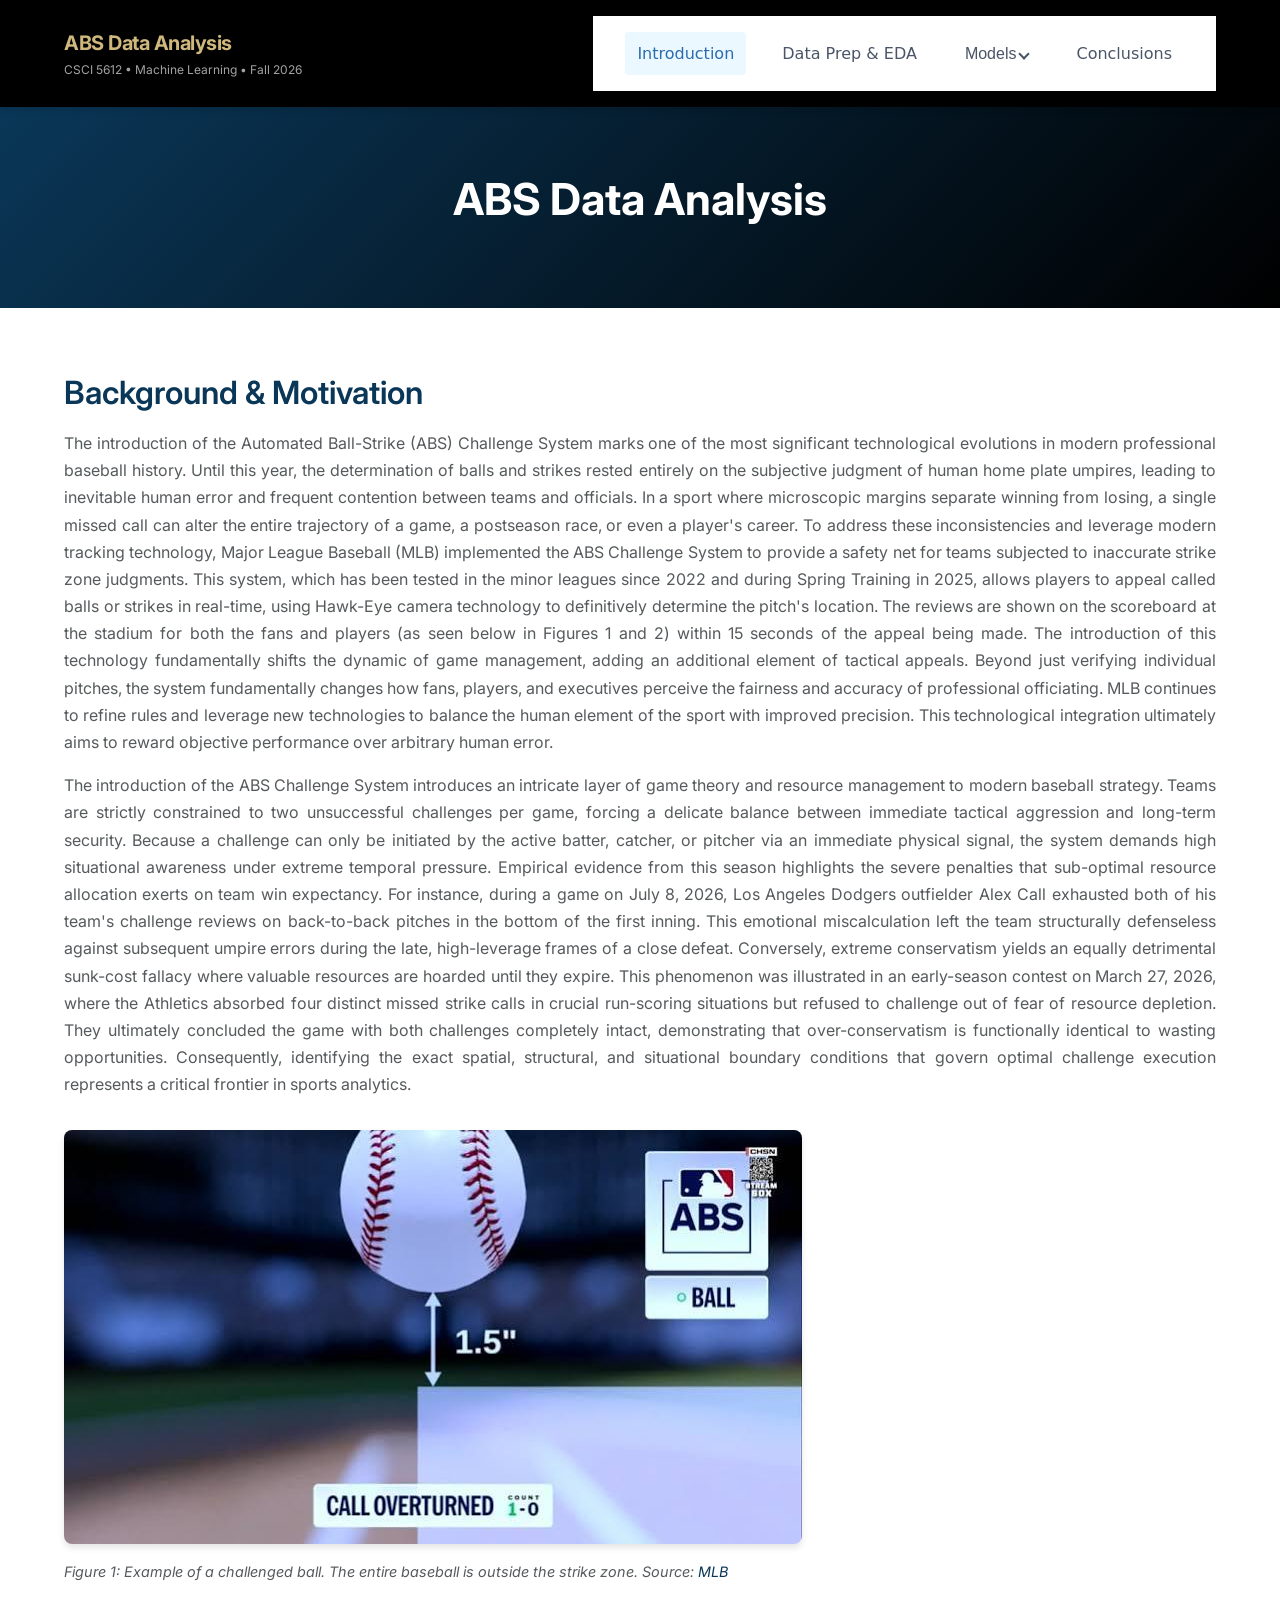
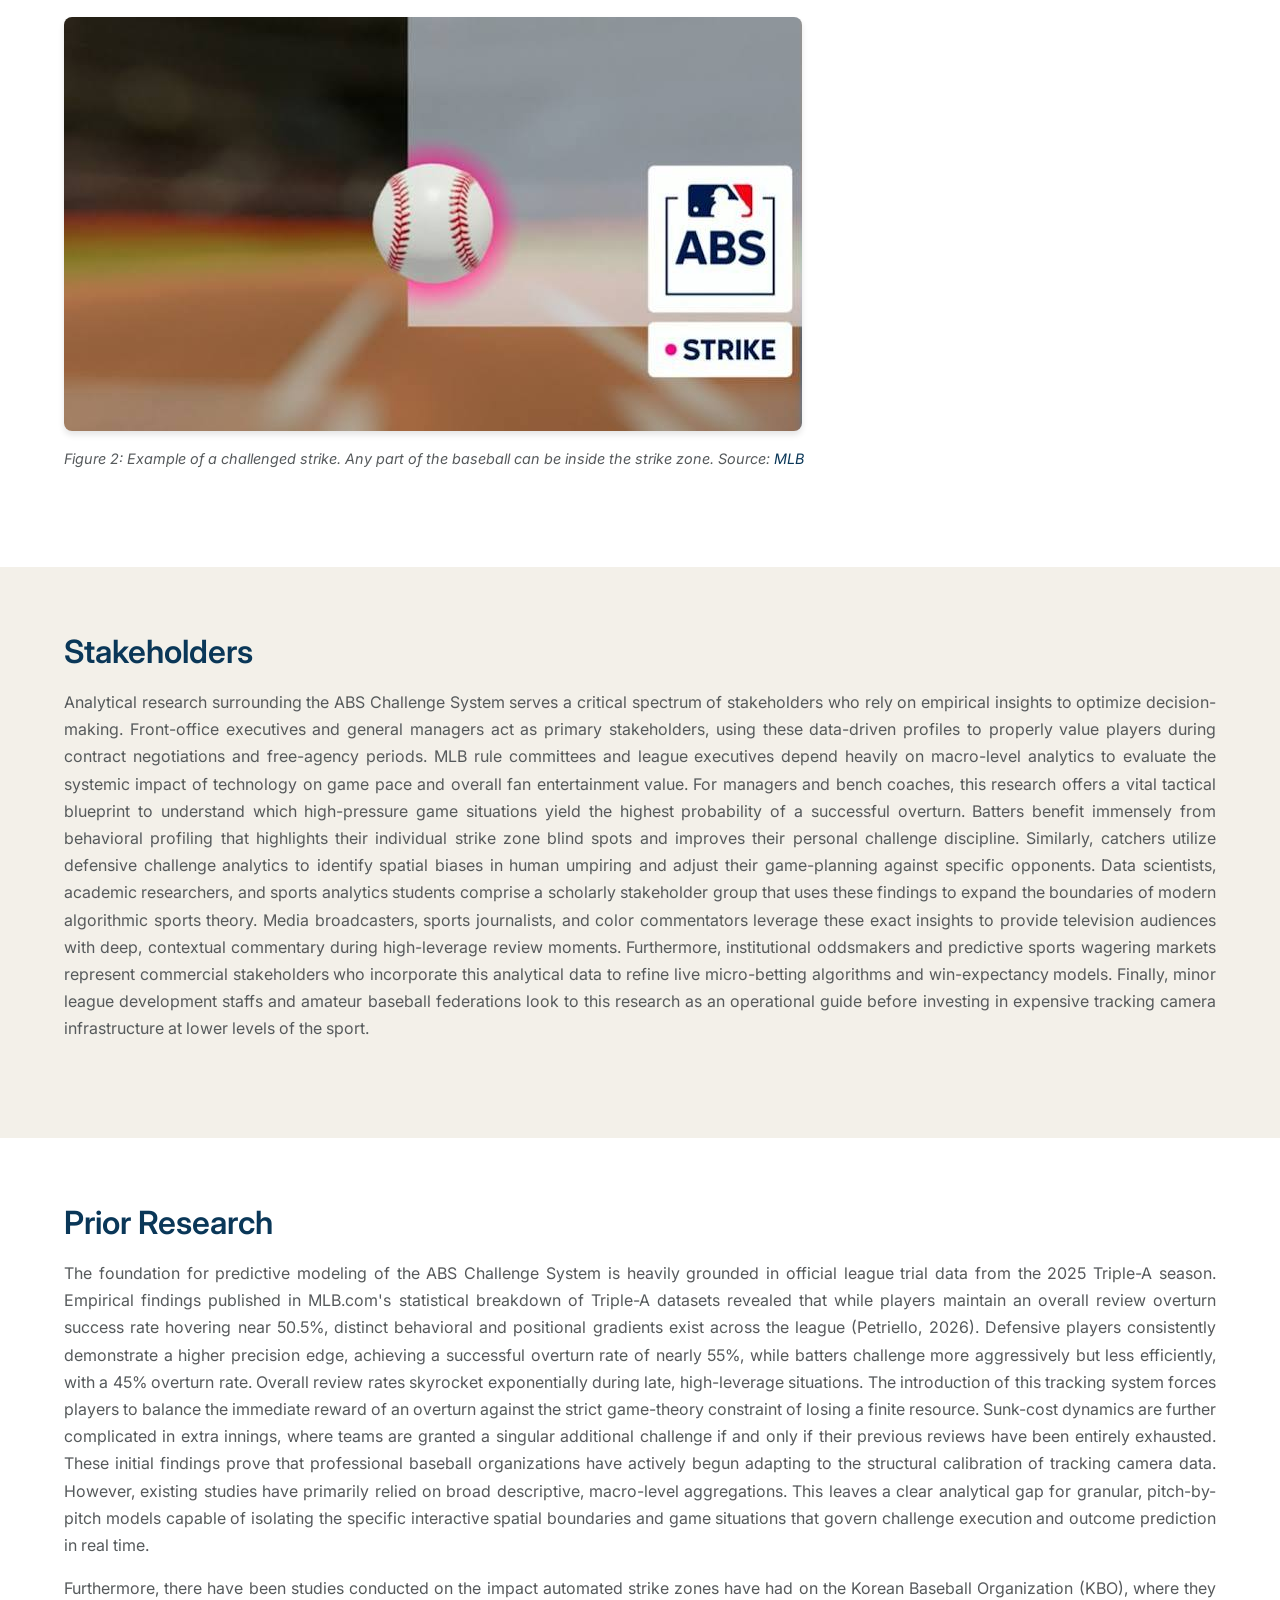
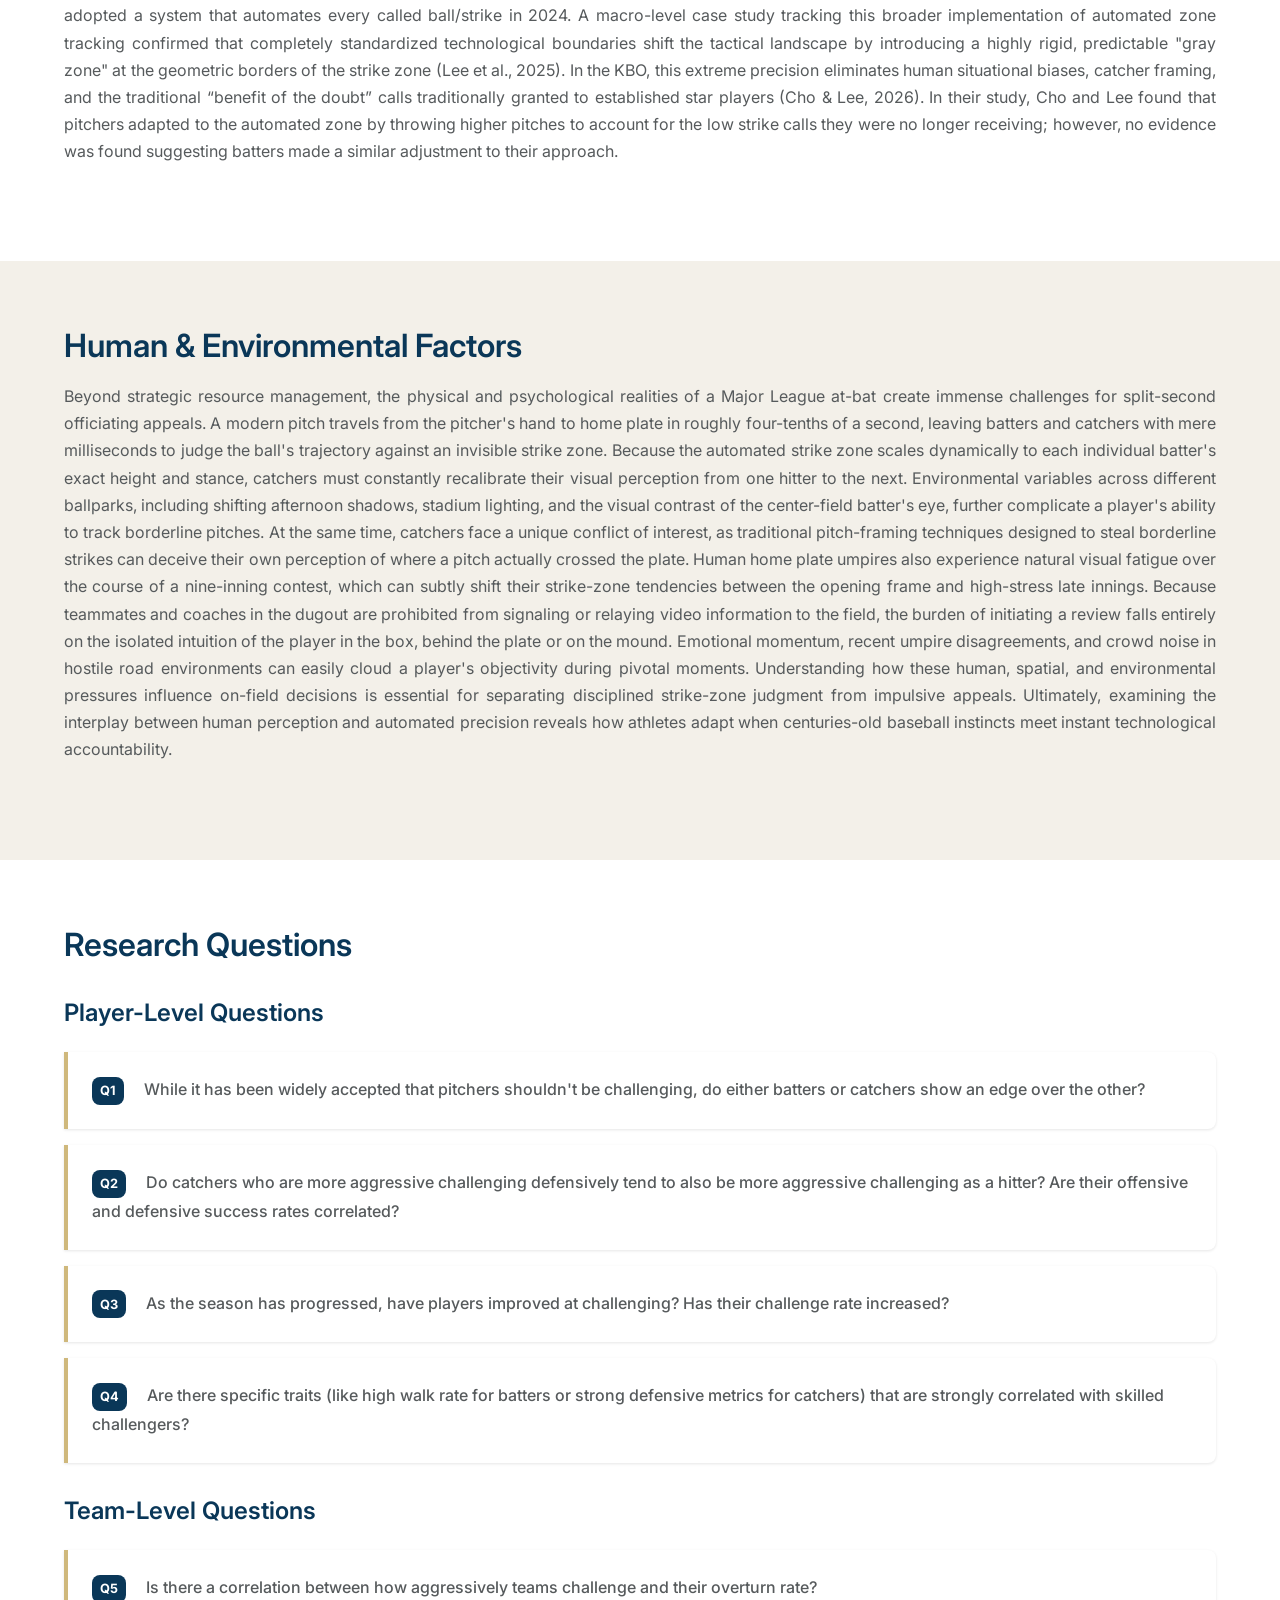
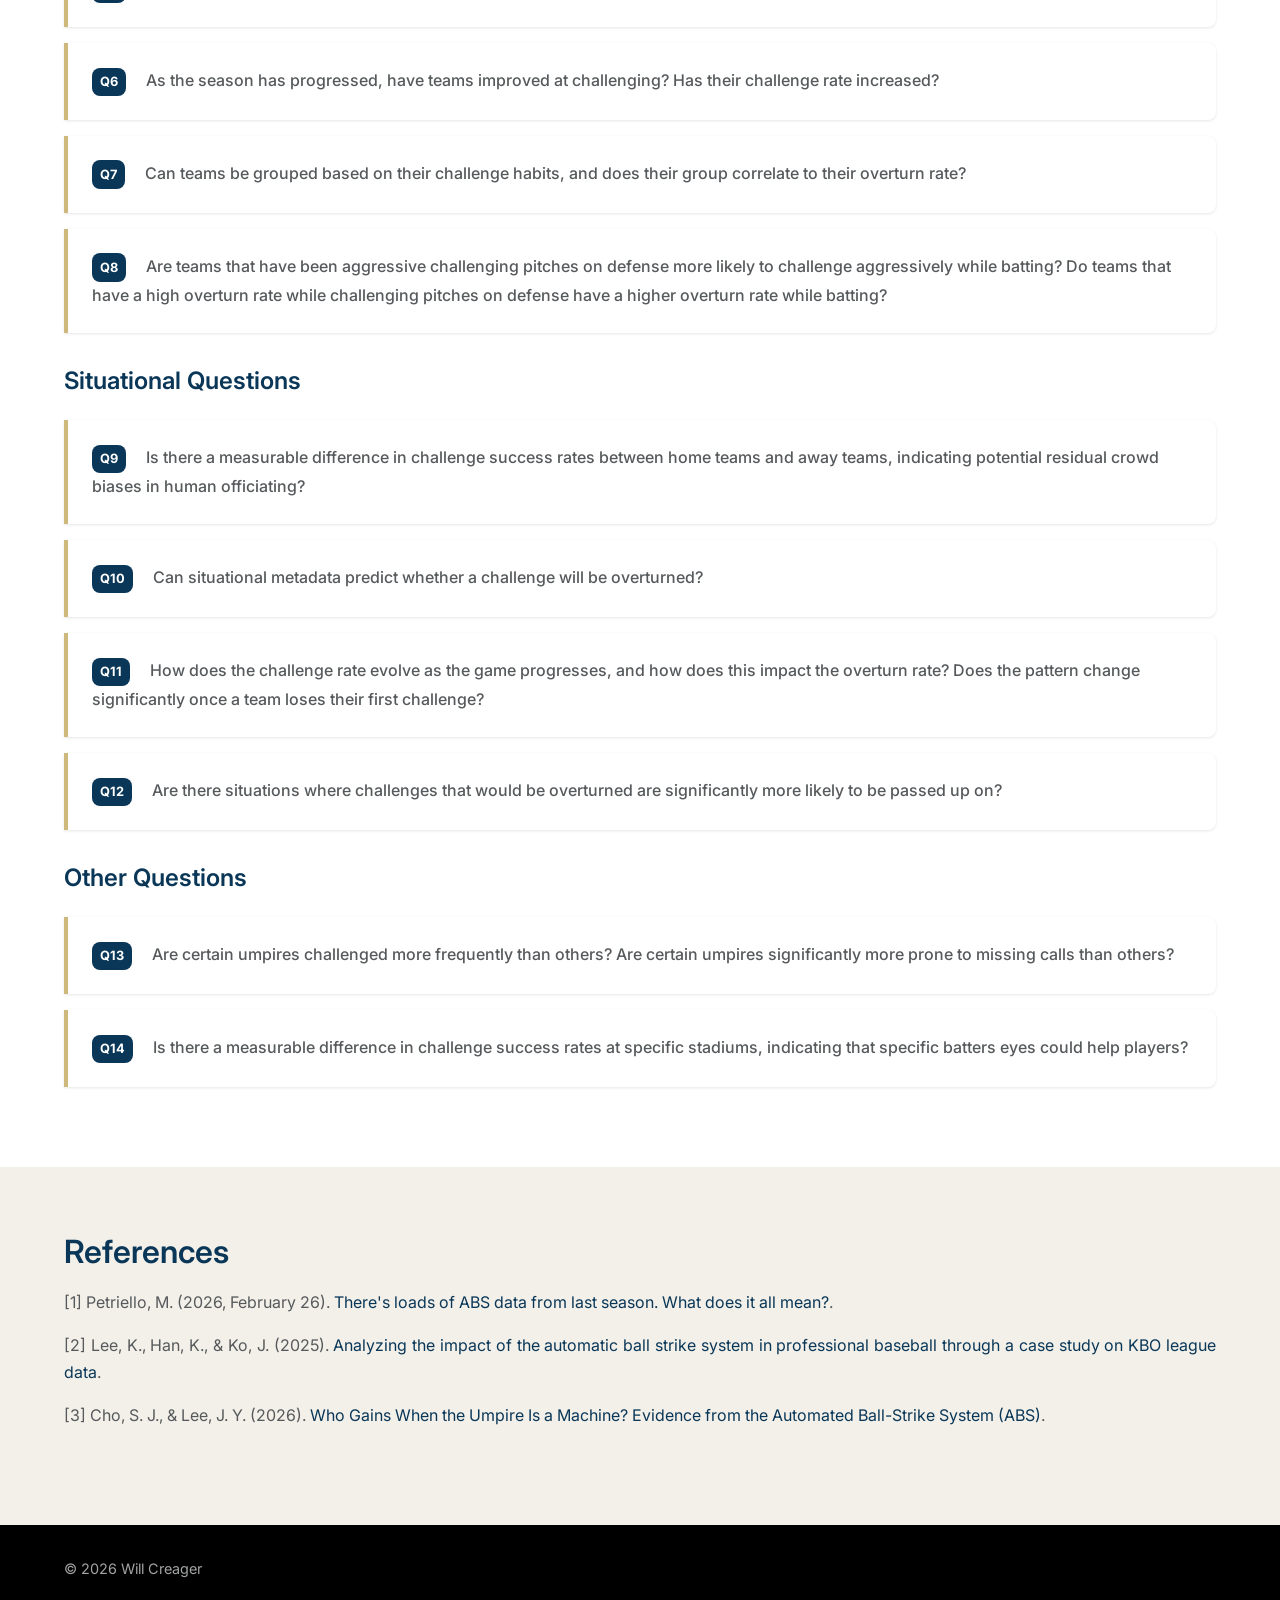
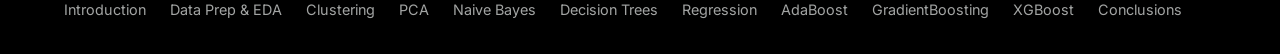
<file: docs/index.html>
<!DOCTYPE html>
<html lang="en">
<head>
  <meta charset="UTF-8">
  <meta name="viewport" content="width=device-width, initial-scale=1.0">
  <meta name="description" content="Machine Learning Project - ABS Data Analysis - CU Boulder CSCI 5612">
  <meta name="authors" content="Will Creager">
  <title>Introduction | ABS Data Analysis</title>
  <link rel="stylesheet" href="css/styles.css">
  <link rel="preconnect" href="https://fonts.googleapis.com">
  <link rel="preconnect" href="https://fonts.gstatic.com" crossorigin>
  <link href="https://fonts.googleapis.com/css2?family=Inter:wght@400;500;600;700&display=swap" rel="stylesheet">
</head>
<body>
  
  <!-- Header & Navigation -->
  <header class="header">
    <div class="header-container">
      <div class="logo">
        <div>
          <div class="logo-text">ABS Data Analysis</div>
          <div class="logo-subtext">CSCI 5612 &bull; Machine Learning &bull; Fall 2026</div>
        </div>
      </div>
      
      <nav class="nav">
        <button class="mobile-menu-btn" aria-label="Toggle navigation menu">
          <span></span>
          <span></span>
          <span></span>
        </button>
        <ul class="nav-list">
          <li><a href="index.html" class="nav-link active">Introduction</a></li>
          <li><a href="eda.html" class="nav-link">Data Prep &amp; EDA</a></li>
          <!-- Models Dropdown Parent -->
          <li class="dropdown">
            <button class="dropdown-btn" aria-haspopup="true" aria-expanded="false">
              Models <span class="arrow"></span>
            </button>
            <ul class="dropdown-menu">
              <li><a href="clustering.html" class="nav-link">Clustering</a></li>
              <li><a href="pca.html" class="nav-link">PCA</a></li>
              <li><a href="naivebayes.html" class="nav-link">Naive Bayes</a></li>
              <li><a href="dectrees.html" class="nav-link">Decision Trees</a></li>
              <li><a href="regression.html" class="nav-link">Regression</a></li>
              <li><a href="adaboost.html" class="nav-link">AdaBoost</a></li>
              <li><a href="gradientboosting.html" class="nav-link">GradientBoosting</a></li>
              <li><a href="xgboost.html" class="nav-link">XGBoost</a></li>
            </ul>
          </li>
          <li><a href="conclusions.html" class="nav-link">Conclusions</a></li>
        </ul>
      </nav>
    </div>
  </header>
  
  <!-- Hero Section -->
  <section class="hero">
    <div class="container">
      <h1>ABS Data Analysis</h1>
      <p class="hero-subtitle"></p>
      <p></p>
    </div>
  </section>
  
  <!-- Main Content -->
  <main>
    
    <!-- Background & Motivation -->
    <section class="section">
      <div class="container">
        <h2>Background & Motivation</h2>

        <div class="content-block">
          <p>
            The introduction of the Automated Ball-Strike (ABS) Challenge System marks one of the most significant technological evolutions in modern professional baseball history. Until this year, the determination of balls and strikes rested entirely on the subjective judgment of human home plate umpires, leading to inevitable human error and frequent contention between teams and officials. In a sport where microscopic margins separate winning from losing, a single missed call can alter the entire trajectory of a game, a postseason race, or even a player's career. To address these inconsistencies and leverage modern tracking technology, Major League Baseball (MLB) implemented the ABS Challenge System to provide a safety net for teams subjected to inaccurate strike zone judgments. This system, which has been tested in the minor leagues since 2022 and during Spring Training in 2025, allows players to appeal called balls or strikes in real-time, using Hawk-Eye camera technology to definitively determine the pitch's location. The reviews are shown on the scoreboard at the stadium for both the fans and players (as seen below in Figures 1 and 2) within 15 seconds of the appeal being made. The introduction of this technology fundamentally shifts the dynamic of game management, adding an additional element of tactical appeals. Beyond just verifying individual pitches, the system fundamentally changes how fans, players, and executives perceive the fairness and accuracy of professional officiating. MLB continues to refine rules and leverage new technologies to balance the human element of the sport with improved precision. This technological integration ultimately aims to reward objective performance over arbitrary human error.
          </p>
          <p>
            The introduction of the ABS Challenge System introduces an intricate layer of game theory and resource management to modern baseball strategy. Teams are strictly constrained to two unsuccessful challenges per game, forcing a delicate balance between immediate tactical aggression and long-term security. Because a challenge can only be initiated by the active batter, catcher, or pitcher via an immediate physical signal, the system demands high situational awareness under extreme temporal pressure. Empirical evidence from this season highlights the severe penalties that sub-optimal resource allocation exerts on team win expectancy. For instance, during a game on July 8, 2026, Los Angeles Dodgers outfielder Alex Call exhausted both of his team's challenge reviews on back-to-back pitches in the bottom of the first inning. This emotional miscalculation left the team structurally defenseless against subsequent umpire errors during the late, high-leverage frames of a close defeat. Conversely, extreme conservatism yields an equally detrimental sunk-cost fallacy where valuable resources are hoarded until they expire. This phenomenon was illustrated in an early-season contest on March 27, 2026, where the Athletics absorbed four distinct missed strike calls in crucial run-scoring situations but refused to challenge out of fear of resource depletion. They ultimately concluded the game with both challenges completely intact, demonstrating that over-conservatism is functionally identical to wasting opportunities. Consequently, identifying the exact spatial, structural, and situational boundary conditions that govern optimal challenge execution represents a critical frontier in sports analytics.
          </p>
        </div>

        <figure style="margin: var(--spacing-lg) auto; text-align: left;">
          <img src="images/figures/ABSReplayBall.jpg" alt="Example of an ABS Challenge of a ball" style="max-width: 100%; border-radius: var(--border-radius); box-shadow: var(--shadow-md);">
          <figcaption style="margin-top: var(--spacing-sm); color: var(--cu-dark-gray); font-size: 0.9rem; font-style: italic;">Figure 1: Example of a challenged ball. The entire baseball is outside the strike zone. Source: <a href="https://www.mlb.com/" target="_blank">MLB</a></figcaption>
        </figure>

        <figure style="margin: var(--spacing-lg) auto; text-align: left;">
          <img src="images/figures/ABSReplayStrike.jpg" alt="Example of an ABS Challenge of a strike" style="max-width: 100%; border-radius: var(--border-radius); box-shadow: var(--shadow-md);">
          <figcaption style="margin-top: var(--spacing-sm); color: var(--cu-dark-gray); font-size: 0.9rem; font-style: italic;">Figure 2: Example of a challenged strike. Any part of the baseball can be inside the strike zone. Source: <a href="https://www.mlb.com/" target="_blank">MLB</a></figcaption>
        </figure>
      </div>
    </section>
    
    <!-- Stakeholders -->
    <section class="section section-alt">
      <div class="container">
        <h2>Stakeholders</h2>

        <div class="content-block">
          <p>
            Analytical research surrounding the ABS Challenge System serves a critical spectrum of stakeholders who rely on empirical insights to optimize decision-making. Front-office executives and general managers act as primary stakeholders, using these data-driven profiles to properly value players during contract negotiations and free-agency periods. MLB rule committees and league executives depend heavily on macro-level analytics to evaluate the systemic impact of technology on game pace and overall fan entertainment value. For managers and bench coaches, this research offers a vital tactical blueprint to understand which high-pressure game situations yield the highest probability of a successful overturn. Batters benefit immensely from behavioral profiling that highlights their individual strike zone blind spots and improves their personal challenge discipline. Similarly, catchers utilize defensive challenge analytics to identify spatial biases in human umpiring and adjust their game-planning against specific opponents. Data scientists, academic researchers, and sports analytics students comprise a scholarly stakeholder group that uses these findings to expand the boundaries of modern algorithmic sports theory. Media broadcasters, sports journalists, and color commentators leverage these exact insights to provide television audiences with deep, contextual commentary during high-leverage review moments. Furthermore, institutional oddsmakers and predictive sports wagering markets represent commercial stakeholders who incorporate this analytical data to refine live micro-betting algorithms and win-expectancy models. Finally, minor league development staffs and amateur baseball federations look to this research as an operational guide before investing in expensive tracking camera infrastructure at lower levels of the sport.
          </p>
        </div>
        
      </div>
    </section>

    <!-- Prior Research -->
    <section class="section">
      <div class="container">
        <h2>Prior Research</h2>

        <div class="content-block">
          <p>
            The foundation for predictive modeling of the ABS Challenge System is heavily grounded in official league trial data from the 2025 Triple-A season. Empirical findings published in MLB.com's statistical breakdown of Triple-A datasets revealed that while players maintain an overall review overturn success rate hovering near 50.5%, distinct behavioral and positional gradients exist across the league (Petriello, 2026). Defensive players consistently demonstrate a higher precision edge, achieving a successful overturn rate of nearly 55%, while batters challenge more aggressively but less efficiently, with a 45% overturn rate. Overall review rates skyrocket exponentially during late, high-leverage situations. The introduction of this tracking system forces players to balance the immediate reward of an overturn against the strict game-theory constraint of losing a finite resource. Sunk-cost dynamics are further complicated in extra innings, where teams are granted a singular additional challenge if and only if their previous reviews have been entirely exhausted. These initial findings prove that professional baseball organizations have actively begun adapting to the structural calibration of tracking camera data. However, existing studies have primarily relied on broad descriptive, macro-level aggregations. This leaves a clear analytical gap for granular, pitch-by-pitch models capable of isolating the specific interactive spatial boundaries and game situations that govern challenge execution and outcome prediction in real time.
          </p>
          <p>
            Furthermore, there have been studies conducted on the impact automated strike zones have had on the Korean Baseball Organization (KBO), where they adopted a system that automates every called ball/strike in 2024. A macro-level case study tracking this broader implementation of automated zone tracking confirmed that completely standardized technological boundaries shift the tactical landscape by introducing a highly rigid, predictable "gray zone" at the geometric borders of the strike zone (Lee et al., 2025). In the KBO, this extreme precision eliminates human situational biases, catcher framing, and the traditional “benefit of the doubt” calls traditionally granted to established star players (Cho & Lee, 2026). In their study, Cho and Lee found that pitchers adapted to the automated zone by throwing higher pitches to account for the low strike calls they were no longer receiving; however, no evidence was found suggesting batters made a similar adjustment to their approach.
          </p>
        </div>
        
      </div>
    </section>

    <!-- Human & Environmental Factors -->
    <section class="section section-alt">
      <div class="container">
        <h2>Human & Environmental Factors</h2>

        <div class="content-block">
          <p>
            Beyond strategic resource management, the physical and psychological realities of a Major League at-bat create immense challenges for split-second officiating appeals. A modern pitch travels from the pitcher's hand to home plate in roughly four-tenths of a second, leaving batters and catchers with mere milliseconds to judge the ball's trajectory against an invisible strike zone. Because the automated strike zone scales dynamically to each individual batter's exact height and stance, catchers must constantly recalibrate their visual perception from one hitter to the next. Environmental variables across different ballparks, including shifting afternoon shadows, stadium lighting, and the visual contrast of the center-field batter's eye, further complicate a player's ability to track borderline pitches. At the same time, catchers face a unique conflict of interest, as traditional pitch-framing techniques designed to steal borderline strikes can deceive their own perception of where a pitch actually crossed the plate. Human home plate umpires also experience natural visual fatigue over the course of a nine-inning contest, which can subtly shift their strike-zone tendencies between the opening frame and high-stress late innings. Because teammates and coaches in the dugout are prohibited from signaling or relaying video information to the field, the burden of initiating a review falls entirely on the isolated intuition of the player in the box, behind the plate or on the mound. Emotional momentum, recent umpire disagreements, and crowd noise in hostile road environments can easily cloud a player's objectivity during pivotal moments. Understanding how these human, spatial, and environmental pressures influence on-field decisions is essential for separating disciplined strike-zone judgment from impulsive appeals. Ultimately, examining the interplay between human perception and automated precision reveals how athletes adapt when centuries-old baseball instincts meet instant technological accountability.
          </p>
        </div>
        
      </div>
    </section>
    
    <!-- Research Questions -->
    <section class="section">
      <div class="container">
        <h2>Research Questions</h2>

        <!-- Player-Level Questions -->
        <h3 style="color: var(--cu-dark-blue); margin-top: var(--spacing-lg); margin-bottom: var(--spacing-md);">Player-Level Questions</h3>
        <ol class="questions-list" style="counter-reset: question-counter 0;">
          <li class="question-item">
            <h4>While it has been widely accepted that pitchers shouldn't be challenging, do either batters or catchers show an edge over the other?</h4>
          </li>
          <li class="question-item">
            <h4>Do catchers who are more aggressive challenging defensively tend to also be more aggressive challenging as a hitter? Are their offensive and defensive success rates correlated?</h4>
          </li>
          <li class="question-item">
            <h4>As the season has progressed, have players improved at challenging? Has their challenge rate increased?</h4>
          </li>
          <li class="question-item">
            <h4>Are there specific traits (like high walk rate for batters or strong defensive metrics for catchers) that are strongly correlated with skilled challengers?</h4>
          </li>
        </ol>

        <!-- Team-Level Questions -->
        <h3 style="color: var(--cu-dark-blue); margin-top: var(--spacing-lg); margin-bottom: var(--spacing-md);">Team-Level Questions</h3>
        <ol class="questions-list" style="counter-reset: question-counter 4;">
          <li class="question-item">
            <h4>Is there a correlation between how aggressively teams challenge and their overturn rate?</h4>
          </li>
          <li class="question-item">
            <h4>As the season has progressed, have teams improved at challenging? Has their challenge rate increased?</h4>
          </li>
          <li class="question-item">
            <h4>Can teams be grouped based on their challenge habits, and does their group correlate to their overturn rate?</h4>
          </li>
          <li class="question-item">
            <h4>Are teams that have been aggressive challenging pitches on defense more likely to challenge aggressively while batting? Do teams that have a high overturn rate while challenging pitches on defense have a higher overturn rate while batting?</h4>
          </li>
        </ol>

        <!-- Situational Questions -->
        <h3 style="color: var(--cu-dark-blue); margin-top: var(--spacing-lg); margin-bottom: var(--spacing-md);">Situational Questions</h3>
        <ol class="questions-list" style="counter-reset: question-counter 8;">
          <li class="question-item">
            <h4>Is there a measurable difference in challenge success rates between home teams and away teams, indicating potential residual crowd biases in human officiating?</h4>
          </li>
          <li class="question-item">
            <h4>Can situational metadata predict whether a challenge will be overturned?</h4>
          </li>
          <li class="question-item">
            <h4>How does the challenge rate evolve as the game progresses, and how does this impact the overturn rate? Does the pattern change significantly once a team loses their first challenge?</h4>
          </li>
          <li class="question-item">
            <h4>Are there situations where challenges that would be overturned are significantly more likely to be passed up on?</h4>
          </li>
        </ol>

        <!-- Other Questions -->
        <h3 style="color: var(--cu-dark-blue); margin-top: var(--spacing-lg); margin-bottom: var(--spacing-md);">Other Questions</h3>
        <ol class="questions-list" style="counter-reset: question-counter 12;">
          <li class="question-item">
            <h4>Are certain umpires challenged more frequently than others? Are certain umpires significantly more prone to missing calls than others?</h4>
          </li>
          <li class="question-item">
            <h4>Is there a measurable difference in challenge success rates at specific stadiums, indicating that specific batters eyes could help players?</h4>
          </li>
        </ol>
      </div>
    </section>

    <!-- References -->
    <section class="section section-alt">
      <div class="container">
        <h2>References</h2>

        <div class="content-block">
          <p>[1] Petriello, M. (2026, February 26). <a href="https://www.mlb.com/news/abs-challenge-system-statistical-breakdown-2025" target="_blank">There's loads of ABS data from last season. What does it all mean?</a>.</p>
          <p>[2] Lee, K., Han, K., & Ko, J. (2025). <a href="https://www.nature.com/articles/s41598-025-28142-y" target="_blank">Analyzing the impact of the automatic ball strike system in professional baseball through a case study on KBO league data</a>.</p>
          <p>[3] Cho, S. J., & Lee, J. Y. (2026). <a href="https://www.researchgate.net/publication/416430104_Who_Gains_When_the_Umpire_Is_a_Machine_Evidence_from_the_Automated_Ball-Strike_System_ABS" target="_blank">Who Gains When the Umpire Is a Machine? Evidence from the Automated Ball-Strike System (ABS)</a>.</p>
        </div>
        
      </div>
    </section>
    
  </main>
  
  <!-- Footer -->
  <footer class="footer">
    <div class="footer-container">
      <div class="footer-text">
        &copy; 2026 Will Creager
      </div>
      <div class="footer-links">
        <a href="index.html">Introduction</a>
        <a href="eda.html">Data Prep &amp; EDA</a>
        <a href="clustering.html">Clustering</a>
        <a href="pca.html">PCA</a>
        <a href="naivebayes.html">Naive Bayes</a>
        <a href="dectrees.html">Decision Trees</a>
        <a href="regression.html">Regression</a>
        <a href="adaboost.html">AdaBoost</a>
        <a href="gradientboosting.html">GradientBoosting</a>
        <a href="xgboost.html">XGBoost</a>
        <a href="conclusions.html">Conclusions</a>
      </div>
    </div>
  </footer>
  
  <script src="scripts.js"></script>
</body>
</html>
</file>
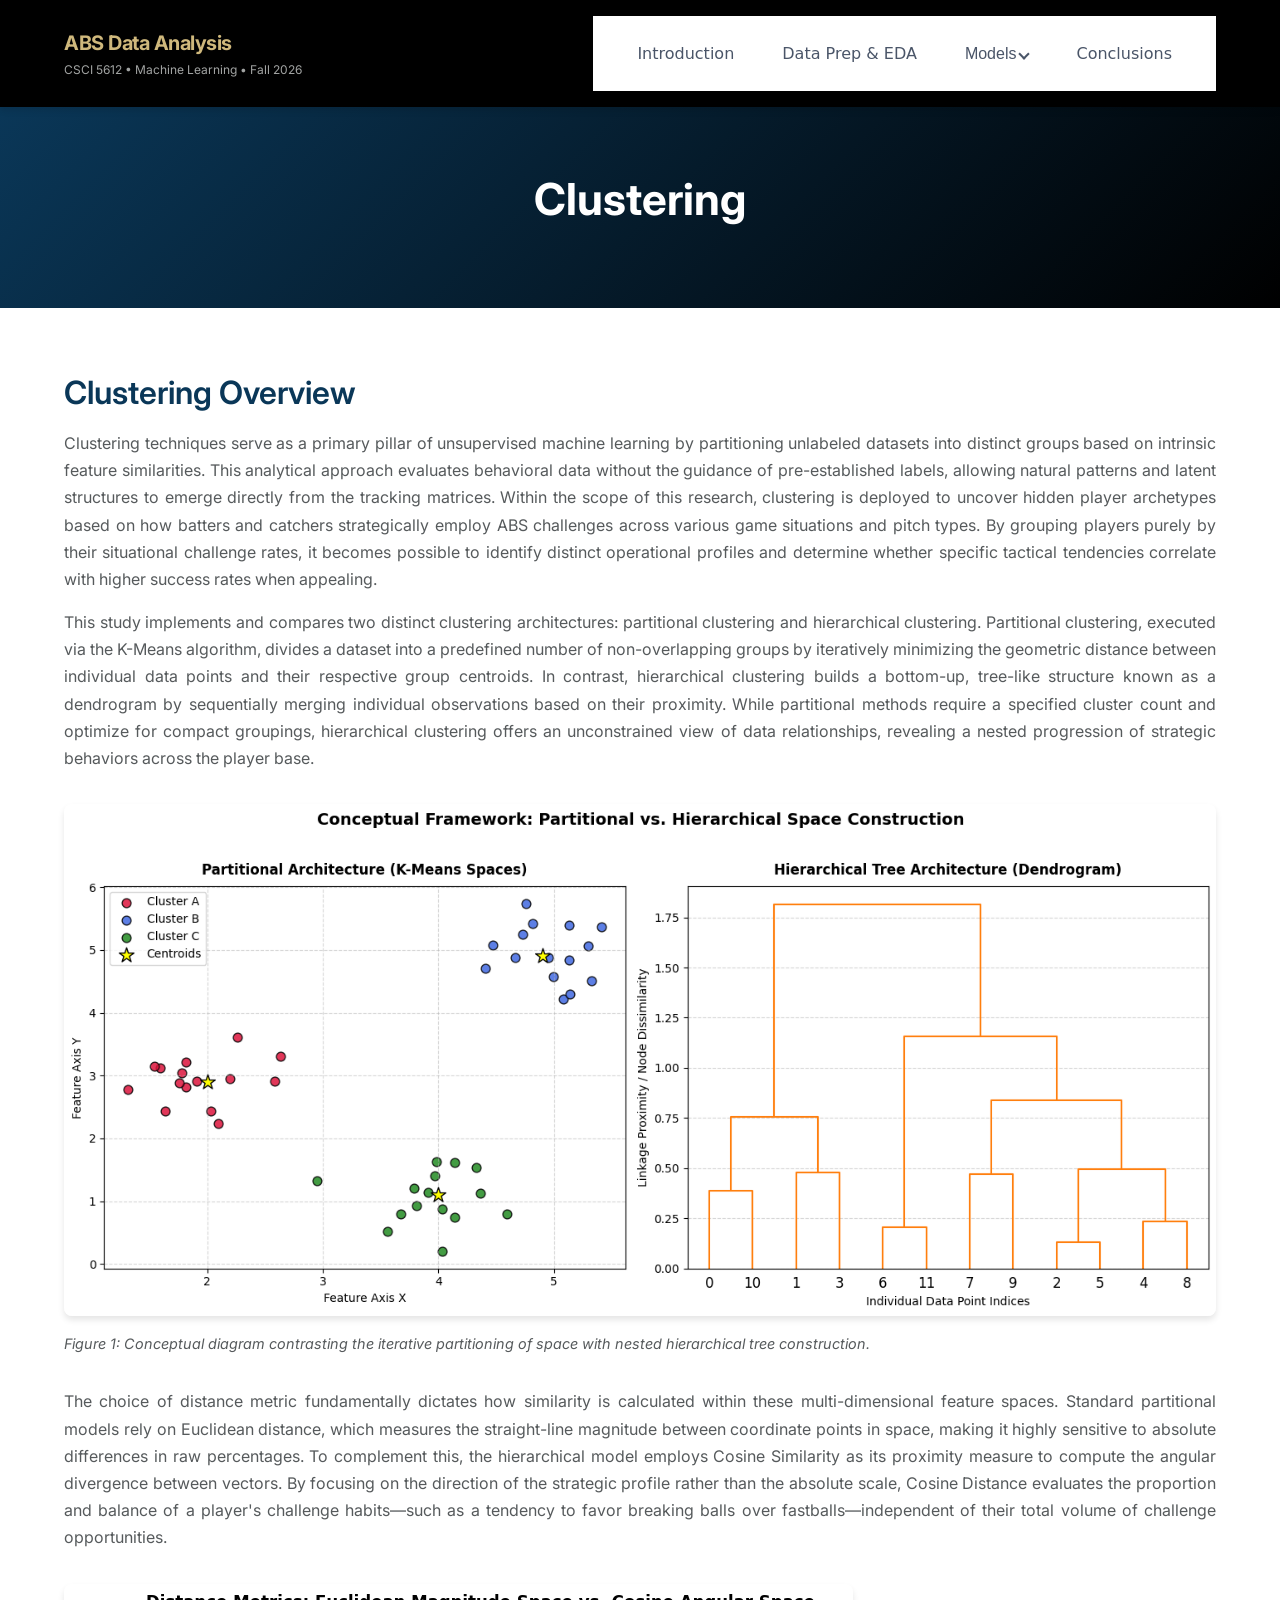
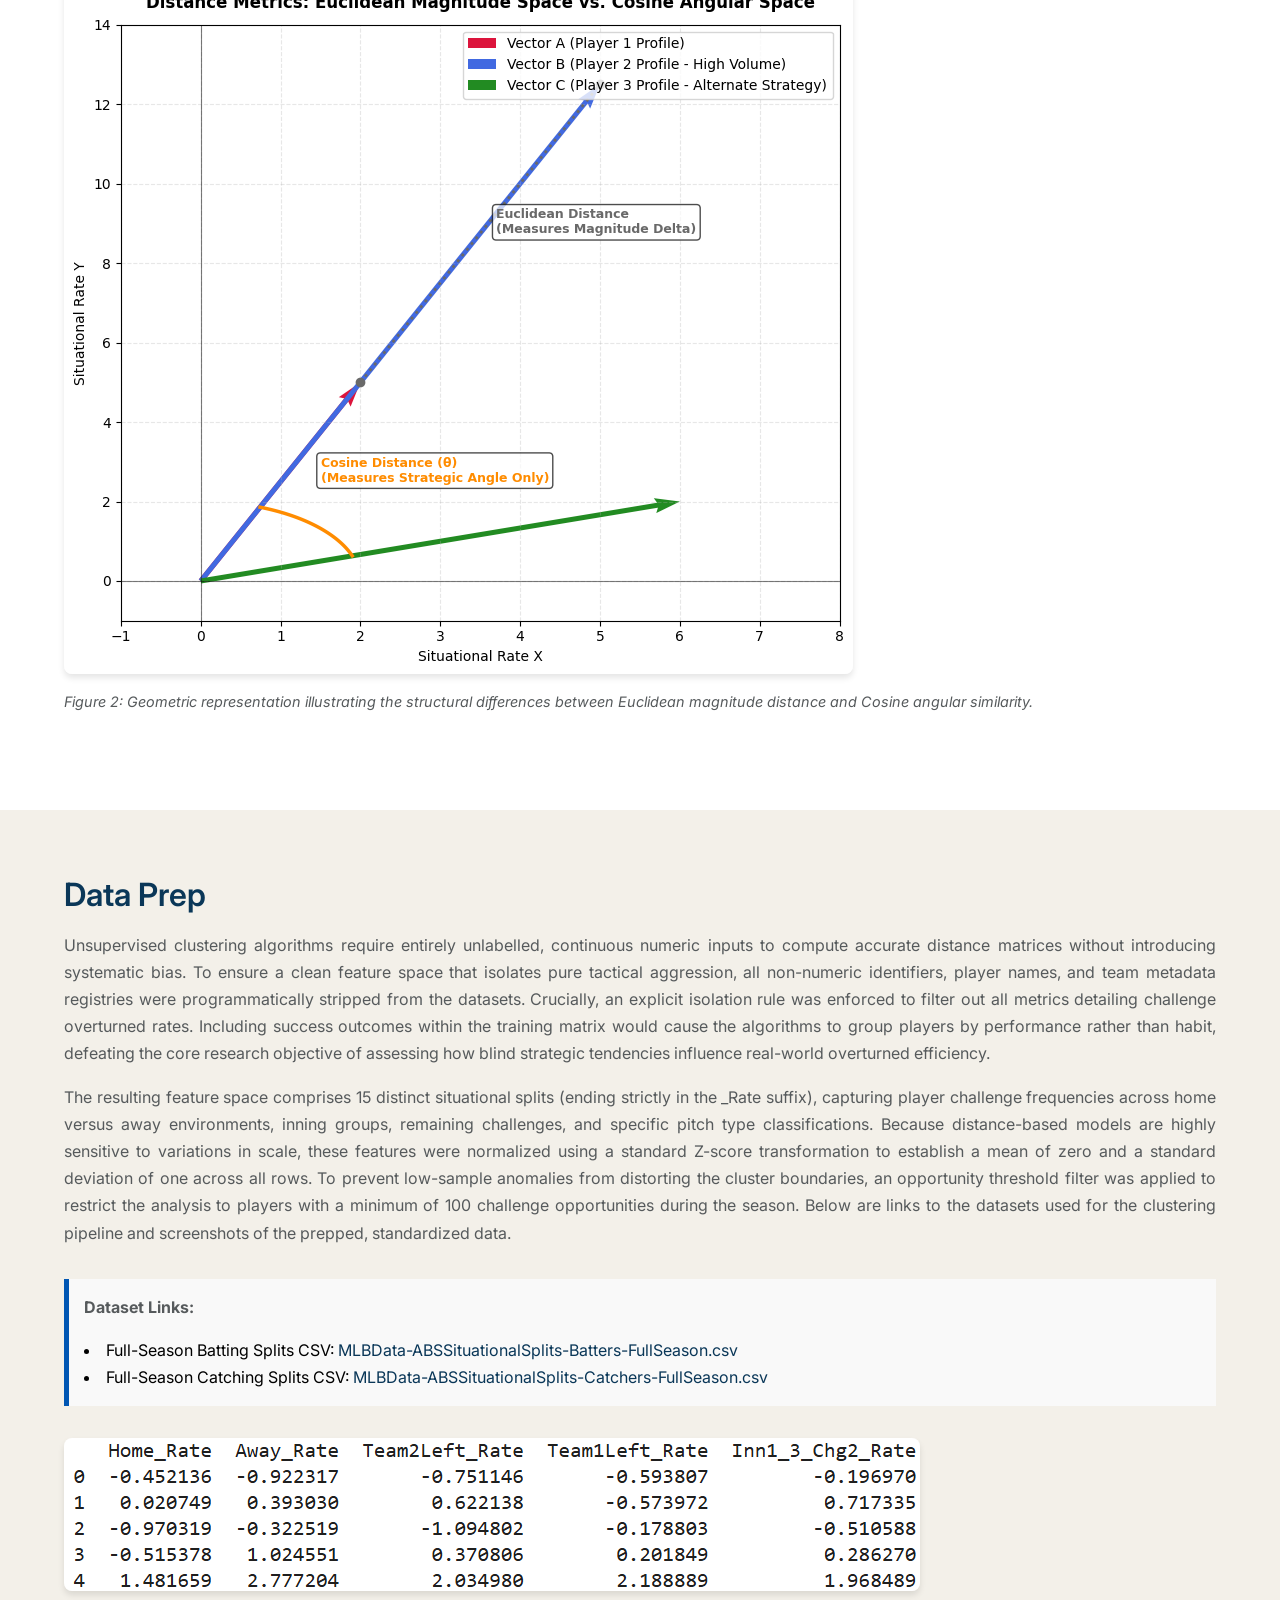
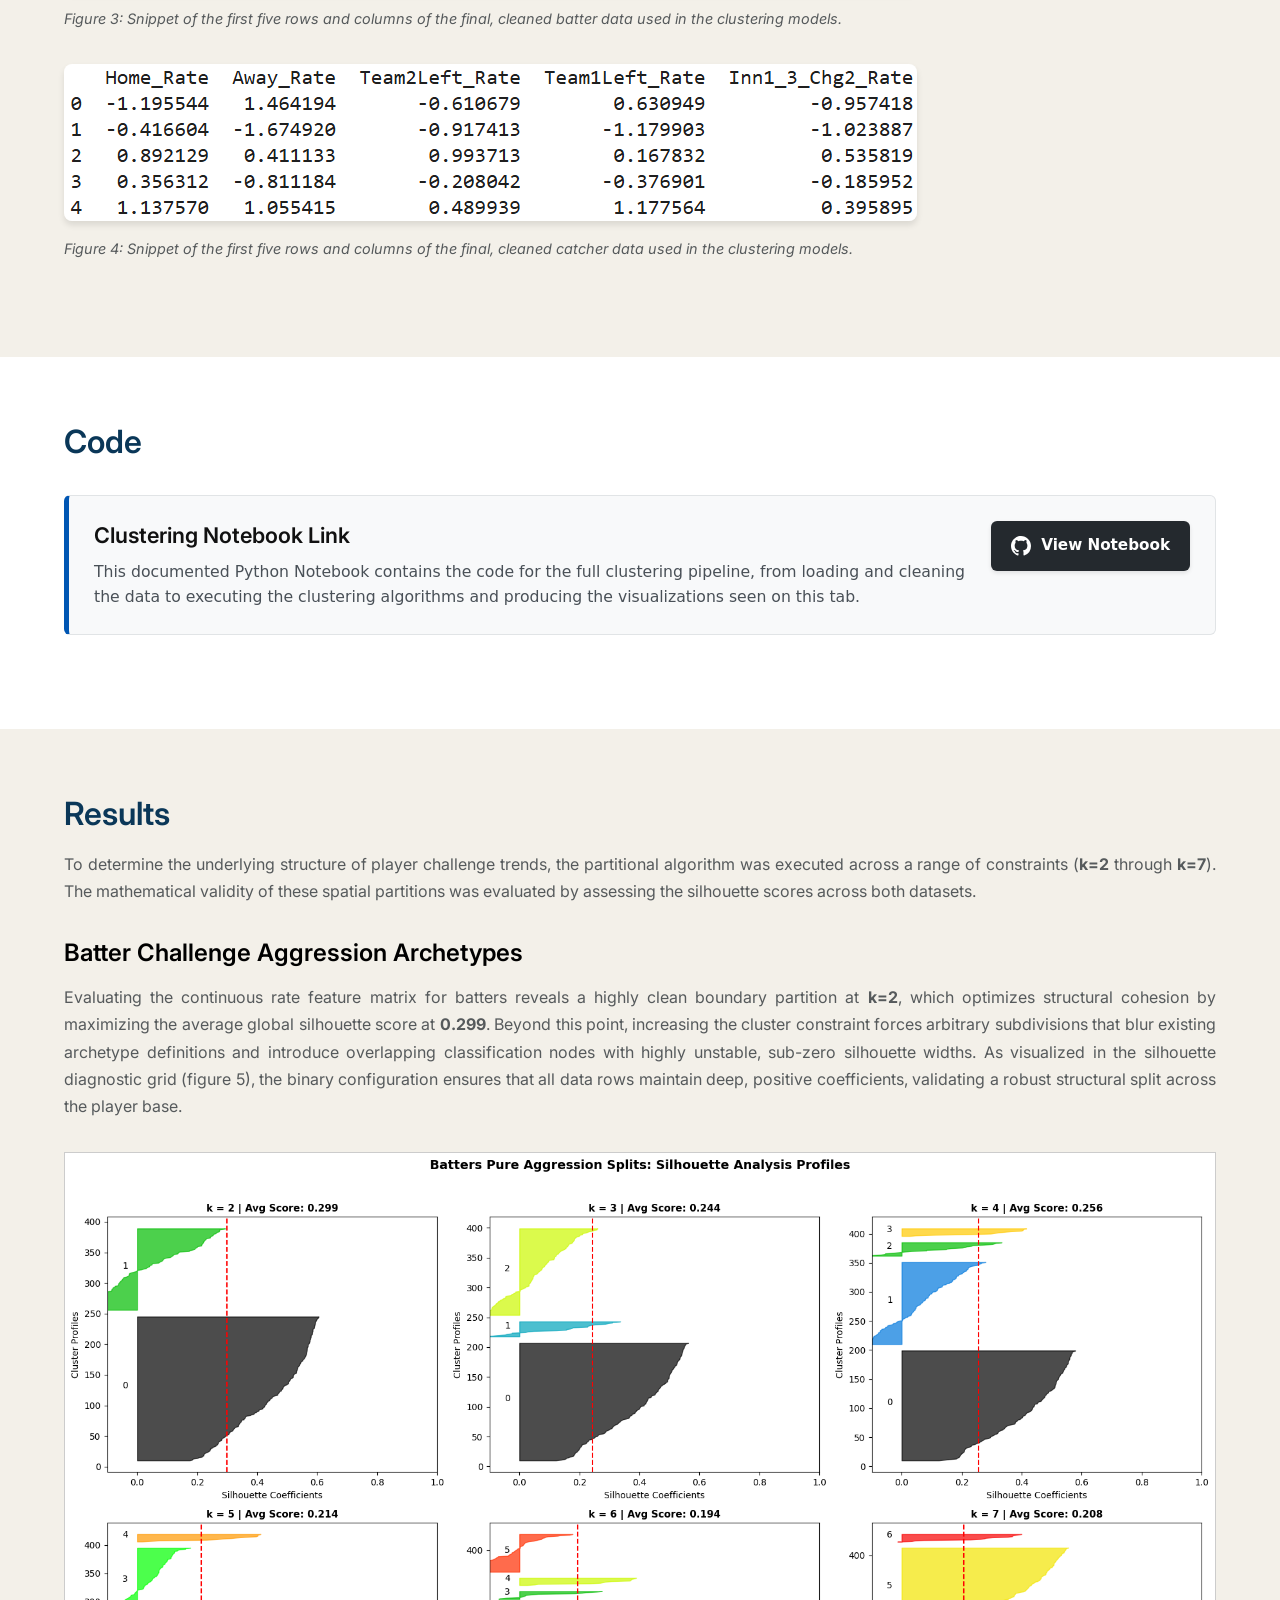
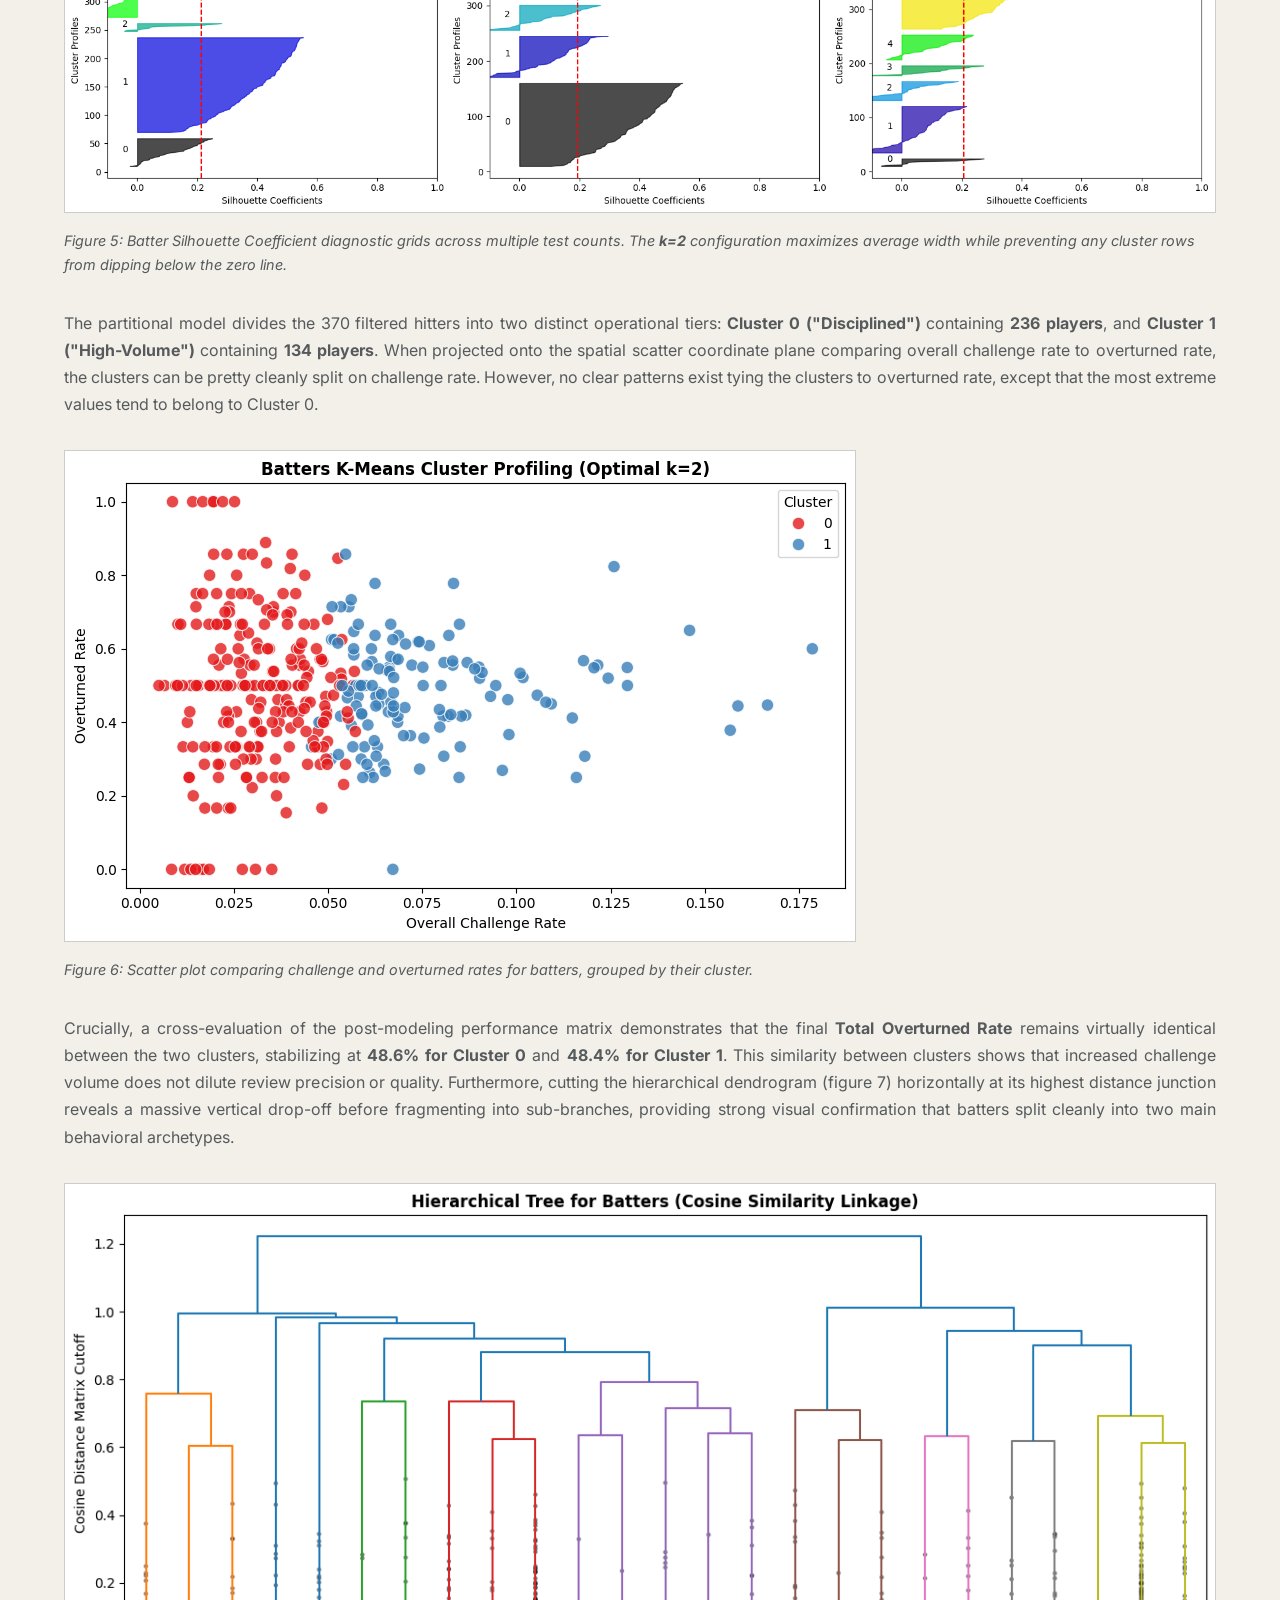
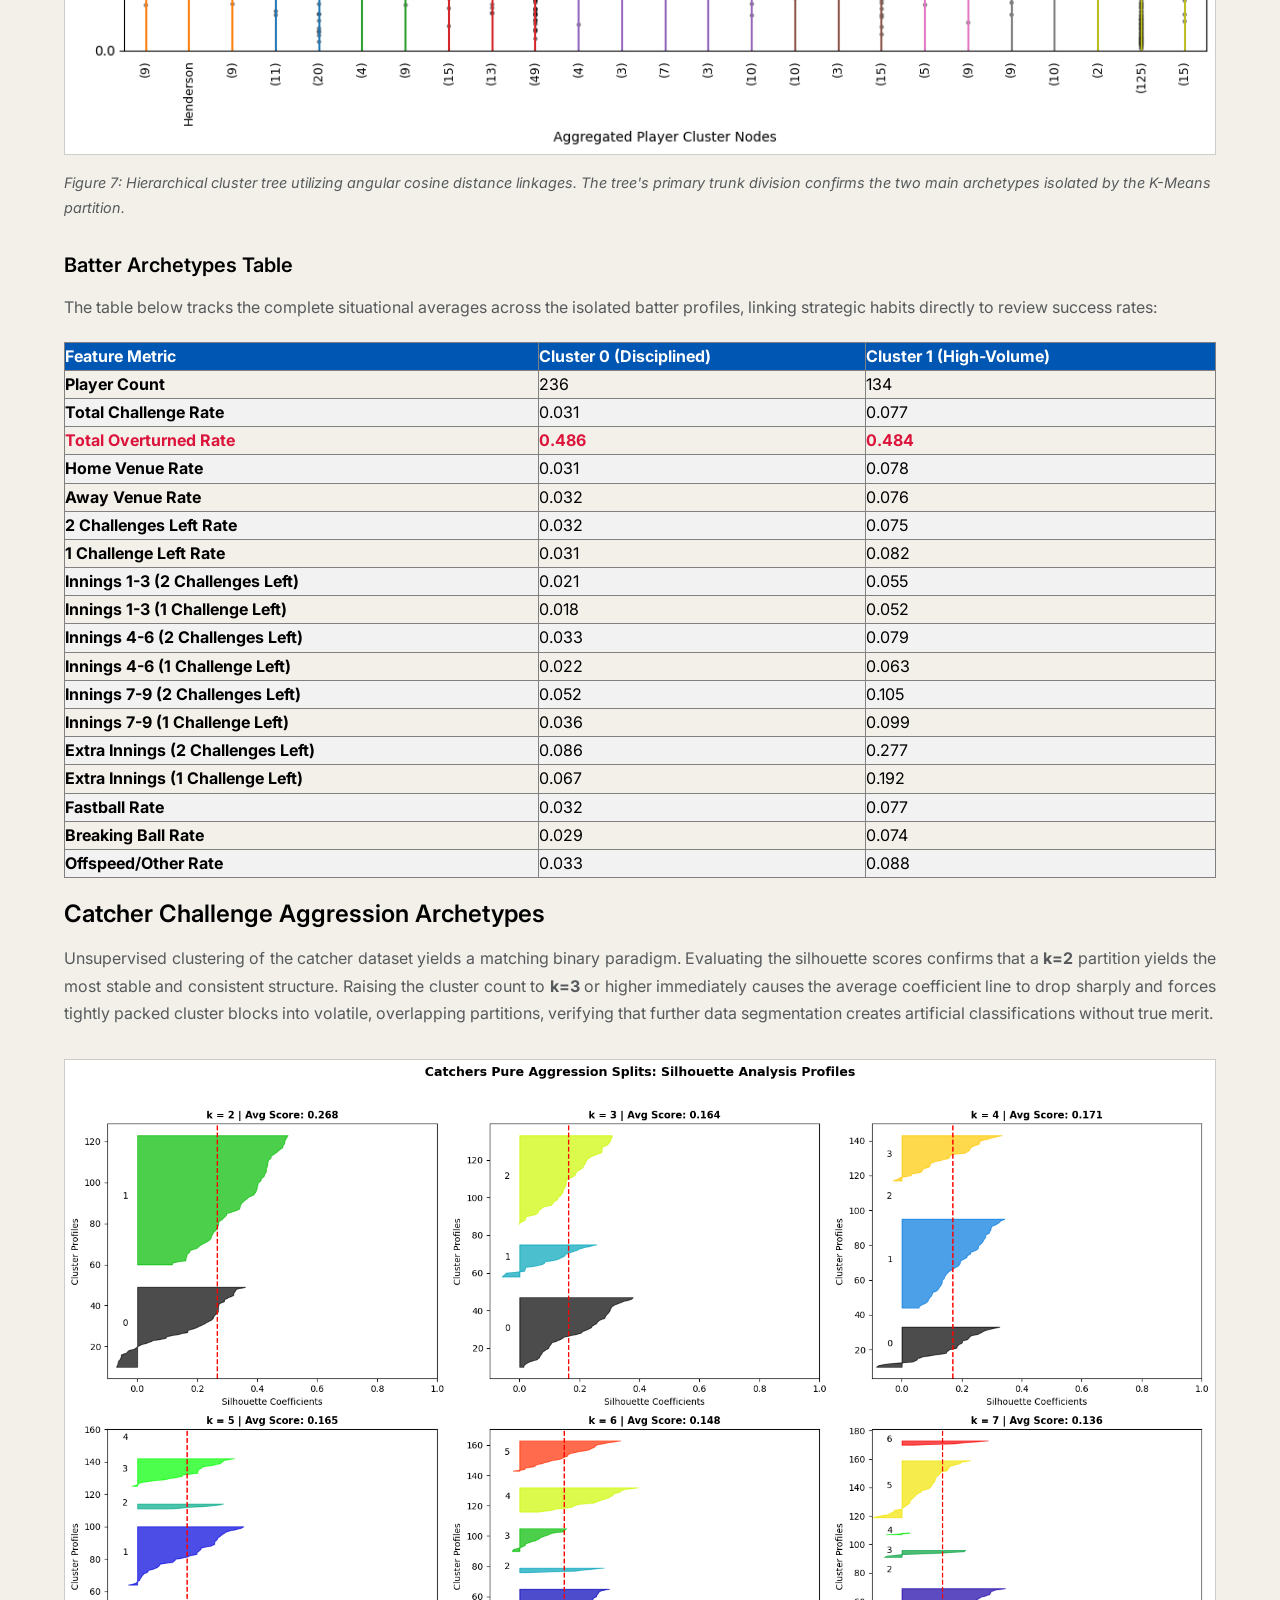
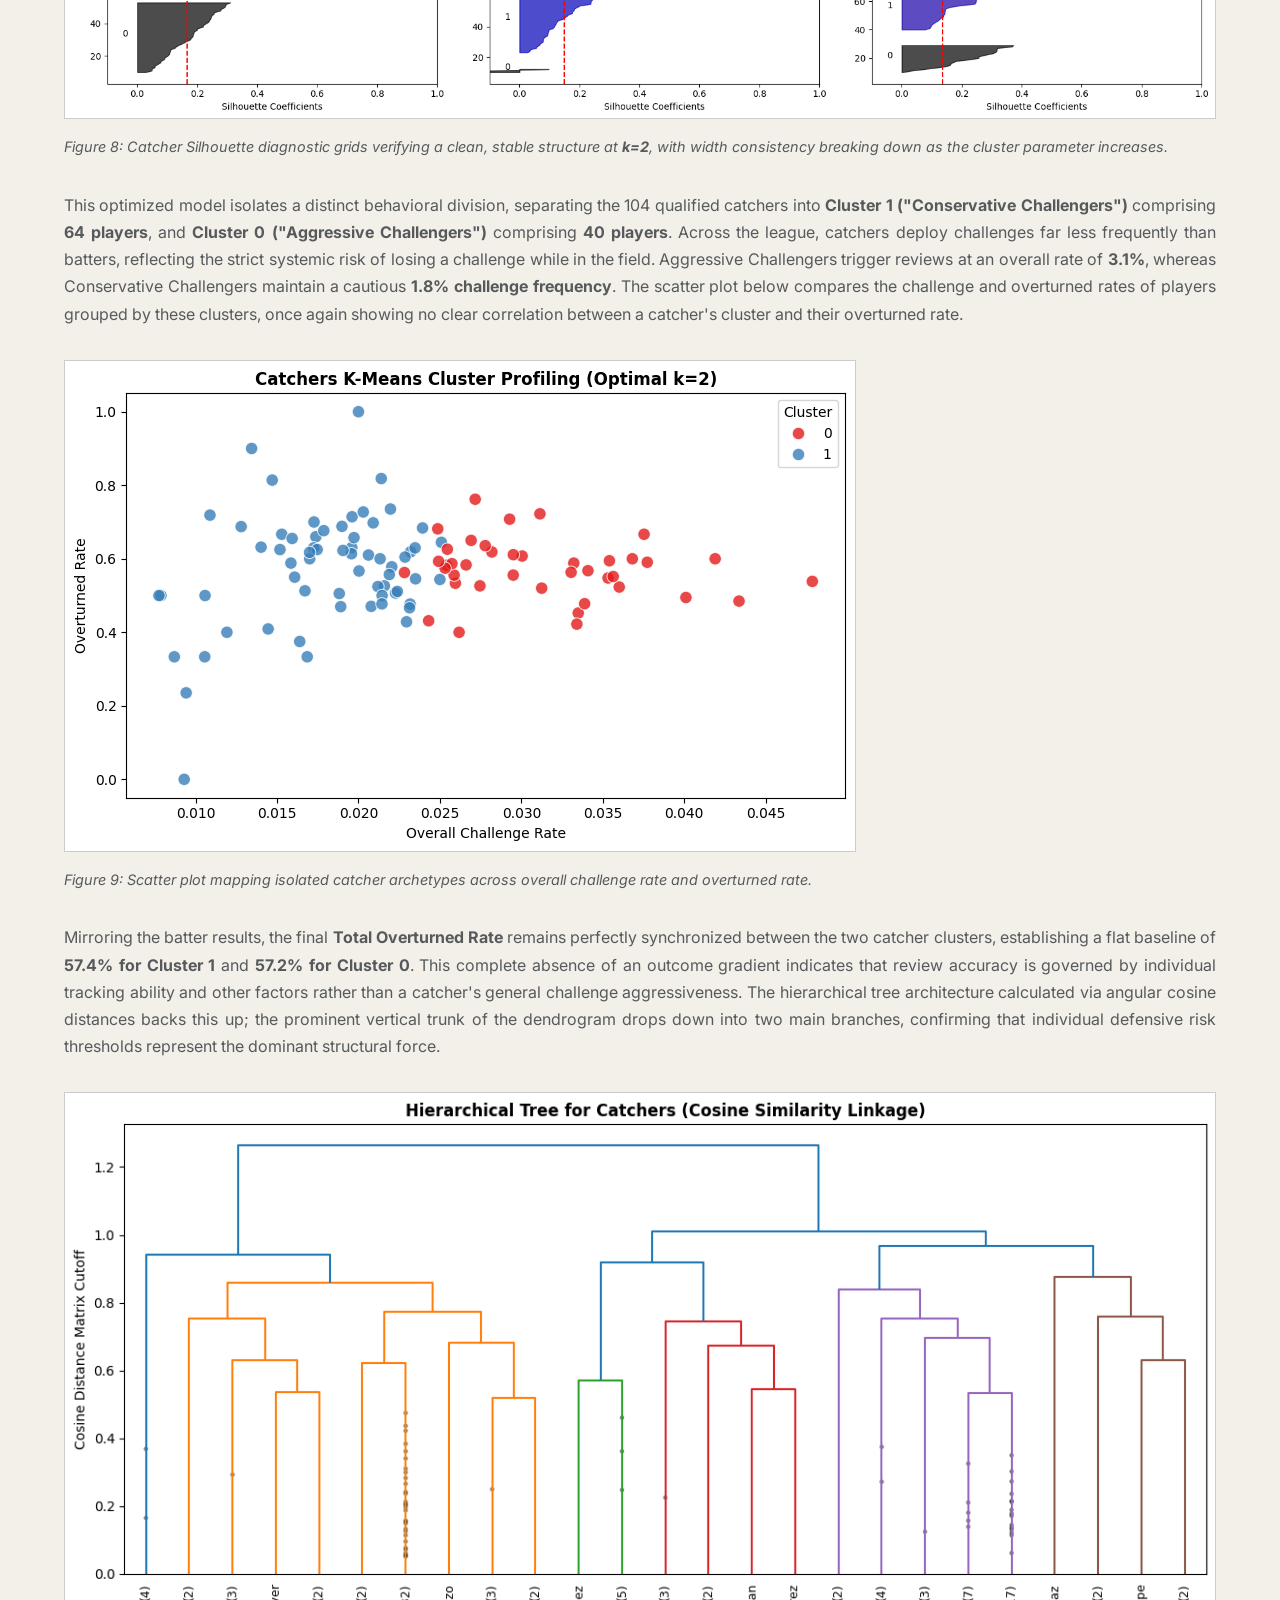
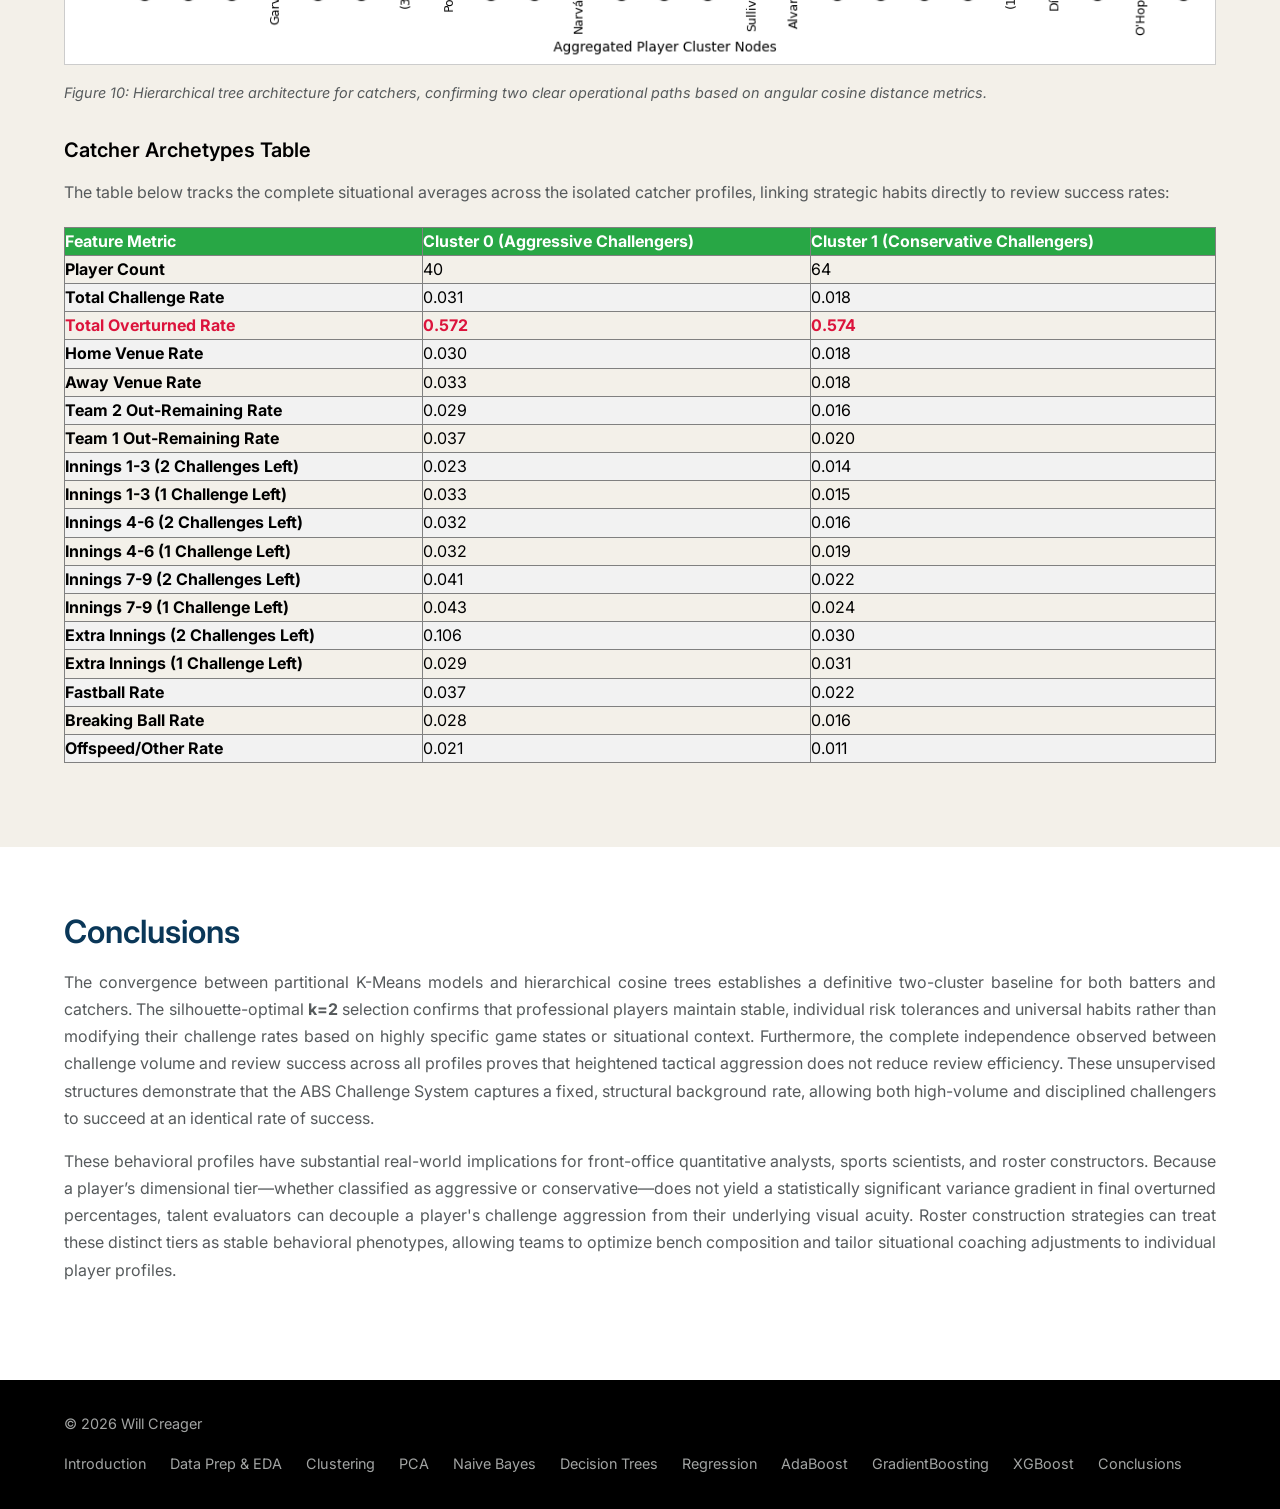
<file: docs/clustering.html>
<!DOCTYPE html>
<html lang="en">
<head>
  <meta charset="UTF-8">
  <meta name="viewport" content="width=device-width, initial-scale=1.0">
  <meta name="description" content="Machine Learning Project - ABS Data Analysis - CU Boulder CSCI 5612">
  <meta name="authors" content="Will Creager">
  <title>Data Prep &amp; EDA | ABS Data Analysis</title>
  <link rel="stylesheet" href="css/styles.css">
  <link rel="preconnect" href="https://fonts.googleapis.com">
  <link rel="preconnect" href="https://fonts.gstatic.com" crossorigin>
  <link href="https://fonts.googleapis.com/css2?family=Inter:wght@400;500;600;700&display=swap" rel="stylesheet">
</head>
<body>

  <!-- Header & Navigation -->
  <header class="header">
    <div class="header-container">
      <div class="logo">
        <div>
          <div class="logo-text">ABS Data Analysis</div>
          <div class="logo-subtext">CSCI 5612 &bull; Machine Learning &bull; Fall 2026</div>
        </div>
      </div>
      
      <nav class="nav">
        <button class="mobile-menu-btn" aria-label="Toggle navigation menu">
          <span></span>
          <span></span>
          <span></span>
        </button>
        <ul class="nav-list">
          <li><a href="index.html" class="nav-link ">Introduction</a></li>
          <li><a href="eda.html" class="nav-link">Data Prep &amp; EDA</a></li>
          <!-- Models Dropdown Parent -->
          <li class="dropdown">
            <button class="dropdown-btn" aria-haspopup="true" aria-expanded="false">
              Models <span class="arrow"></span>
            </button>
            <ul class="dropdown-menu">
              <li><a href="clustering.html" class="nav-link active">Clustering</a></li>
              <li><a href="pca.html" class="nav-link">PCA</a></li>
              <li><a href="naivebayes.html" class="nav-link">Naive Bayes</a></li>
              <li><a href="dectrees.html" class="nav-link">Decision Trees</a></li>
              <li><a href="regression.html" class="nav-link">Regression</a></li>
              <li><a href="adaboost.html" class="nav-link">AdaBoost</a></li>
              <li><a href="gradientboosting.html" class="nav-link">GradientBoosting</a></li>
              <li><a href="xgboost.html" class="nav-link">XGBoost</a></li>
            </ul>
          </li>
          <li><a href="conclusions.html" class="nav-link">Conclusions</a></li>
        </ul>
      </nav>
    </div>
  </header>

  <!-- Hero Section -->
  <section class="hero">
    <div class="container">
      <h1>Clustering</h1>
      <p class="hero-subtitle"></p>
      <p></p>
    </div>
  </section>

  <!-- Main Content -->
  <main>

    <!-- Overview -->
    <section class="section">
      <div class="container">
        <h2>Clustering Overview</h2>

        <div class="content-block">
          <p>
            Clustering techniques serve as a primary pillar of unsupervised machine learning by partitioning unlabeled datasets into distinct groups based on intrinsic feature similarities. This analytical approach evaluates behavioral data without the guidance of pre-established labels, allowing natural patterns and latent structures to emerge directly from the tracking matrices. Within the scope of this research, clustering is deployed to uncover hidden player archetypes based on how batters and catchers strategically employ ABS challenges across various game situations and pitch types. By grouping players purely by their situational challenge rates, it becomes possible to identify distinct operational profiles and determine whether specific tactical tendencies correlate with higher success rates when appealing.
          </p>
          <p>
            This study implements and compares two distinct clustering architectures: partitional clustering and hierarchical clustering. Partitional clustering, executed via the K-Means algorithm, divides a dataset into a predefined number of non-overlapping groups by iteratively minimizing the geometric distance between individual data points and their respective group centroids. In contrast, hierarchical clustering builds a bottom-up, tree-like structure known as a dendrogram by sequentially merging individual observations based on their proximity. While partitional methods require a specified cluster count and optimize for compact groupings, hierarchical clustering offers an unconstrained view of data relationships, revealing a nested progression of strategic behaviors across the player base.
          </p>     
        </div>
        
        <figure style="margin: var(--spacing-lg) auto; text-align: left;">
          <img src="images/figures/PartitionalVsHierarchical.png" alt="Difference between types of clustering" style="max-width: 100%; border-radius: var(--border-radius); box-shadow: var(--shadow-md);">
          <figcaption style="margin-top: var(--spacing-sm); color: var(--cu-dark-gray); font-size: 0.9rem; font-style: italic;">Figure 1: Conceptual diagram contrasting the iterative partitioning of space with nested hierarchical tree construction.</figcaption>
        </figure>

        <div class="content-block">
          <p>
            The choice of distance metric fundamentally dictates how similarity is calculated within these multi-dimensional feature spaces. Standard partitional models rely on Euclidean distance, which measures the straight-line magnitude between coordinate points in space, making it highly sensitive to absolute differences in raw percentages. To complement this, the hierarchical model employs Cosine Similarity as its proximity measure to compute the angular divergence between vectors. By focusing on the direction of the strategic profile rather than the absolute scale, Cosine Distance evaluates the proportion and balance of a player's challenge habits—such as a tendency to favor breaking balls over fastballs—independent of their total volume of challenge opportunities.
          </p>
        </div>

        <figure style="margin: var(--spacing-lg) auto; text-align: left;">
          <img src="images/figures/CosineVsEuclidean.png" alt="Difference between Euclidean and Cosine distances" style="max-width: 100%; border-radius: var(--border-radius); box-shadow: var(--shadow-md);">
          <figcaption style="margin-top: var(--spacing-sm); color: var(--cu-dark-gray); font-size: 0.9rem; font-style: italic;">Figure 2: Geometric representation illustrating the structural differences between Euclidean magnitude distance and Cosine angular similarity.</figcaption>
        </figure>
      </div>
    </section>
    
    <!-- Data Prep -->
    <section class="section section-alt">
      <div class="container">
        <h2>Data Prep</h2>

        <div class="content-block">
          <p>
            Unsupervised clustering algorithms require entirely unlabelled, continuous numeric inputs to compute accurate distance matrices without introducing systematic bias. To ensure a clean feature space that isolates pure tactical aggression, all non-numeric identifiers, player names, and team metadata registries were programmatically stripped from the datasets. Crucially, an explicit isolation rule was enforced to filter out all metrics detailing challenge overturned rates. Including success outcomes within the training matrix would cause the algorithms to group players by performance rather than habit, defeating the core research objective of assessing how blind strategic tendencies influence real-world overturned efficiency.
          </p>
          <p>
            The resulting feature space comprises 15 distinct situational splits (ending strictly in the _Rate suffix), capturing player challenge frequencies across home versus away environments, inning groups, remaining challenges, and specific pitch type classifications. Because distance-based models are highly sensitive to variations in scale, these features were normalized using a standard Z-score transformation to establish a mean of zero and a standard deviation of one across all rows. To prevent low-sample anomalies from distorting the cluster boundaries, an opportunity threshold filter was applied to restrict the analysis to players with a minimum of 100 challenge opportunities during the season. Below are links to the datasets used for the clustering pipeline and screenshots of the prepped, standardized data.
          </p>
        </div>
        
        <div class="dataset-links" style="margin: 20px 0; padding: 15px; background-color: #f9f9f9; border-left: 5px solid #0056b3;">
            <p><strong>Dataset Links:</strong></p>
            <ul>
                <li>Full-Season Batting Splits CSV: <a href="data/csvs/MLBData-ABSSituationalSplits-Batters-FullSeason.csv" target="_blank">MLBData-ABSSituationalSplits-Batters-FullSeason.csv</a></li>
                <li>Full-Season Catching Splits CSV: <a href="data/csvs/MLBData-ABSSituationalSplits-Catchers-FullSeason.csv" target="_blank">MLBData-ABSSituationalSplits-Catchers-FullSeason.csv</a></li>
            </ul>
        </div>

        <figure style="margin: var(--spacing-lg) auto; text-align: left;">
          <img src="images/figures/clustering/FinalData-Batters.png" alt="Final batter data used for clustering" style="max-width: 100%; border-radius: var(--border-radius); box-shadow: var(--shadow-md);">
          <figcaption style="margin-top: var(--spacing-sm); color: var(--cu-dark-gray); font-size: 0.9rem; font-style: italic;">Figure 3: Snippet of the first five rows and columns of the final, cleaned batter data used in the clustering models.</figcaption>
        </figure>

        <figure style="margin: var(--spacing-lg) auto; text-align: left;">
          <img src="images/figures/clustering/FinalData-Catchers.png" alt="Final catcher data used for clustering" style="max-width: 100%; border-radius: var(--border-radius); box-shadow: var(--shadow-md);">
          <figcaption style="margin-top: var(--spacing-sm); color: var(--cu-dark-gray); font-size: 0.9rem; font-style: italic;">Figure 4: Snippet of the first five rows and columns of the final, cleaned catcher data used in the clustering models.</figcaption>
        </figure>
      </div>
    </section>

    <!-- Code -->
    <section class="section">
      <div class="container">
        <h2>Code</h2>

        <div class="content-block">
          
        </div>
        <!-- START OF NOTEBOOK LINK SECTION -->
        <div class="notebook-header-banner" style="max-width: 1200px; margin: 30px auto; background: #f8f9fa; border: 1px solid #e1e4e6; border-left: 5px solid #0056b3; padding: 25px; border-radius: 6px; font-family: system-ui, -apple-system, sans-serif;">
            <div style="display: flex; justify-content: space-between; align-items: flex-start; flex-wrap: wrap; gap: 20px;">
                <div style="flex: 1; min-width: 300px;">
                    <h3 style="margin: 0 0 10px 0; color: #111; font-size: 1.35rem;">Clustering Notebook Link</h3>
                    <p style="margin: 0; font-size: 0.98rem; color: #495057; line-height: 1.6;">
                        This documented Python Notebook contains the code for the full clustering pipeline, from loading and cleaning the data to executing the clustering algorithms and producing the visualizations seen on this tab. 
                    </p>
                </div>
                <div style="display: flex; align-items: center;">
                    <a href="https://github.com/willcreager/willcreager.github.io/blob/main/docs/code/notebooks/ABSAnalysis_Clustering.ipynb" target="_blank" rel="noopener noreferrer" style="display: inline-flex; align-items: center; background-color: #24292e; color: #ffffff; text-decoration: none; padding: 12px 20px; font-weight: 600; font-size: 0.95rem; border-radius: 6px; box-shadow: 0 2px 4px rgba(0,0,0,0.1); transition: background-color 0.2s ease, transform 0.2s ease;">
                        <!-- GitHub Icon -->
                        <svg height="20" width="20" viewBox="0 0 16 16" version="1.1" style="fill: #ffffff; margin-right: 10px; vertical-align: middle;">
                            <path fill-rule="evenodd" d="M8 0C3.58 0 0 3.58 0 8c0 3.54 2.29 6.53 5.47 7.59.4.07.55-.17.55-.38 0-.19-.01-.82-.01-1.49-2.01.37-2.53-.49-2.69-.94-.09-.23-.48-.94-.82-1.13-.28-.15-.68-.52-.01-.53.63-.01 1.08.58 1.23.82.72 1.21 1.87.87 2.33.66.07-.52.28-.87.51-1.07-1.78-.2-3.64-.89-3.64-3.95 0-.87.31-1.59.82-2.15-.08-.2-.36-1.02.08-2.12 0 0 .67-.21 2.2.82.64-.18 1.32-.27 2-.27.68 0 1.36.09 2 .27 1.53-1.04 2.2-.82 2.2-.82.44 1.1.16 1.92.08 2.12.51.56.82 1.27.82 2.15 0 3.07-1.87 3.75-3.65 3.95.29.25.54.73.54 1.48 0 1.07-.01 1.93-.01 2.2 0 .21.15.46.55.38A8.013 8.013 0 0016 8c0-4.42-3.58-8-8-8z"></path>
                        </svg>
                        View Notebook
                    </a>
                </div>
            </div>
        </div>
        <!-- END OF NOTEBOOK LINK SECTION -->

      </div>
    </section>
    
    <!-- Results -->
    <section class="section section-alt">
      <div class="container">
        <h2>Results</h2>

        <div class="content-block">
          <p>
            To determine the underlying structure of player challenge trends, the partitional algorithm was executed across a range of constraints (<strong>k=2</strong> through <strong>k=7</strong>). The mathematical validity of these spatial partitions was evaluated by assessing the silhouette scores across both datasets. 
          </p>
        </div>

        <!-- Batter Cluster Results Grid -->
        <h3>Batter Challenge Aggression Archetypes</h3>
        <div class="content-block">
            <p>
              Evaluating the continuous rate feature matrix for batters reveals a highly clean boundary partition at <strong>k=2</strong>, which optimizes structural cohesion by maximizing the average global silhouette score at <strong>0.299</strong>. Beyond this point, increasing the cluster constraint forces arbitrary subdivisions that blur existing archetype definitions and introduce overlapping classification nodes with highly unstable, sub-zero silhouette widths. As visualized in the silhouette diagnostic grid (figure 5), the binary configuration ensures that all data rows maintain deep, positive coefficients, validating a robust structural split across the player base.
            </p>
        </div>
        
        <figure style="margin: var(--spacing-lg) auto; text-align: left;">
            <img src="images/figures/clustering/SilhouetteScores-Batters.png" alt="Batter Silhouette Diagnostic Grid" style="max-width: 100%; height: auto; border: 1px solid #ccc; margin-bottom: 5px;">
            <figcaption style="margin-top: var(--spacing-sm); color: var(--cu-dark-gray); font-size: 0.9rem; font-style: italic;">Figure 5: Batter Silhouette Coefficient diagnostic grids across multiple test counts. The <strong>k=2</strong> configuration maximizes average width while preventing any cluster rows from dipping below the zero line.</figcaption>
        </figure>

        <div class="content-block">
            <p>
              The partitional model divides the 370 filtered hitters into two distinct operational tiers: <strong>Cluster 0 ("Disciplined")</strong> containing <strong>236 players</strong>, and <strong>Cluster 1 ("High-Volume")</strong> containing <strong>134 players</strong>. When projected onto the spatial scatter coordinate plane comparing overall challenge rate to overturned rate, the clusters can be pretty cleanly split on challenge rate. However, no clear patterns exist tying the clusters to overturned rate, except that the most extreme values tend to belong to Cluster 0.
            </p>
        </div>
    
        <figure style="margin: var(--spacing-lg) auto; text-align: left;">
            <img src="images/figures/clustering/ClustersScatter-Batters.png" alt="Batter K-Means Scatter Matrix" style="max-width: 75%; height: auto; border: 1px solid #ccc; margin-bottom: 5px;">
            <figcaption style="margin-top: var(--spacing-sm); color: var(--cu-dark-gray); font-size: 0.9rem; font-style: italic;">Figure 6: Scatter plot comparing challenge and overturned rates for batters, grouped by their cluster.</figcaption>
        </figure>

        <div class="content-block">
            <p>
              Crucially, a cross-evaluation of the post-modeling performance matrix demonstrates that the final <strong>Total Overturned Rate</strong> remains virtually identical between the two clusters, stabilizing at <strong>48.6% for Cluster 0</strong> and <strong>48.4% for Cluster 1</strong>. This similarity between clusters shows that increased challenge volume does not dilute review precision or quality. Furthermore, cutting the hierarchical dendrogram (figure 7) horizontally at its highest distance junction reveals a massive vertical drop-off before fragmenting into sub-branches, providing strong visual confirmation that batters split cleanly into two main behavioral archetypes.
            </p>
        </div>
    
        <figure style="margin: var(--spacing-lg) auto; text-align: left;">
            <img src="images/figures/clustering/Dendrogram-Batters.png" alt="Batter Hierarchical Cosine Dendrogram" style="max-width: 100%; height: auto; border: 1px solid #ccc; margin-bottom: 5px;">
            <figcaption style="margin-top: var(--spacing-sm); color: var(--cu-dark-gray); font-size: 0.9rem; font-style: italic;">Figure 7: Hierarchical cluster tree utilizing angular cosine distance linkages. The tree's primary trunk division confirms the two main archetypes isolated by the K-Means partition.</figcaption>
        </figure>
    
        <h4>Batter Archetypes Table</h4>
        <p>The table below tracks the complete situational averages across the isolated batter profiles, linking strategic habits directly to review success rates:</p>
        
        <div class="table-responsive" style="margin: 20px 0; overflow-x: auto;">
            <table border="1" class="table table-striped table-hover" style="width: 100%; border-collapse: collapse; text-align: left; padding: 8px;">
                <thead style="background-color: #0056b3; color: white;">
                    <tr>
                        <th>Feature Metric</th>
                        <th>Cluster 0 (Disciplined)</th>
                        <th>Cluster 1 (High-Volume)</th>
                    </tr>
                </thead>
                <tbody>
                    <tr><td><strong>Player Count</strong></td><td>236</td><td>134</td></tr>
                    <tr style="background-color: #f2f2f2;"><td><strong>Total Challenge Rate</strong></td><td>0.031</td><td>0.077</td></tr>
                    <tr style="color: crimson; font-weight: bold;"><td><strong>Total Overturned Rate</strong></td><td>0.486</td><td>0.484</td></tr>
                    <tr style="background-color: #f2f2f2;"><td><strong>Home Venue Rate</strong></td><td>0.031</td><td>0.078</td></tr>
                    <tr><td><strong>Away Venue Rate</strong></td><td>0.032</td><td>0.076</td></tr>
                    <tr style="background-color: #f2f2f2;"><td><strong>2 Challenges Left Rate</strong></td><td>0.032</td><td>0.075</td></tr>
                    <tr><td><strong>1 Challenge Left Rate</strong></td><td>0.031</td><td>0.082</td></tr>
                    <tr style="background-color: #f2f2f2;"><td><strong>Innings 1-3 (2 Challenges Left)</strong></td><td>0.021</td><td>0.055</td></tr>
                    <tr><td><strong>Innings 1-3 (1 Challenge Left)</strong></td><td>0.018</td><td>0.052</td></tr>
                    <tr style="background-color: #f2f2f2;"><td><strong>Innings 4-6 (2 Challenges Left)</strong></td><td>0.033</td><td>0.079</td></tr>
                    <tr><td><strong>Innings 4-6 (1 Challenge Left)</strong></td><td>0.022</td><td>0.063</td></tr>
                    <tr style="background-color: #f2f2f2;"><td><strong>Innings 7-9 (2 Challenges Left)</strong></td><td>0.052</td><td>0.105</td></tr>
                    <tr><td><strong>Innings 7-9 (1 Challenge Left)</strong></td><td>0.036</td><td>0.099</td></tr>
                    <tr style="background-color: #f2f2f2;"><td><strong>Extra Innings (2 Challenges Left)</strong></td><td>0.086</td><td>0.277</td></tr>
                    <tr><td><strong>Extra Innings (1 Challenge Left)</strong></td><td>0.067</td><td>0.192</td></tr>
                    <tr style="background-color: #f2f2f2;"><td><strong>Fastball Rate</strong></td><td>0.032</td><td>0.077</td></tr>
                    <tr><td><strong>Breaking Ball Rate</strong></td><td>0.029</td><td>0.074</td></tr>
                    <tr style="background-color: #f2f2f2;"><td><strong>Offspeed/Other Rate</strong></td><td>0.033</td><td>0.088</td></tr>
                </tbody>
            </table>
        </div>

        <!-- Catcher Cluster Results Grid -->
        <h3>Catcher Challenge Aggression Archetypes</h3>
        <div class="content-block">
            <p>
              Unsupervised clustering of the catcher dataset yields a matching binary paradigm. Evaluating the silhouette scores confirms that a <strong>k=2</strong> partition yields the most stable and consistent structure. Raising the cluster count to <strong>k=3</strong> or higher immediately causes the average coefficient line to drop sharply and forces tightly packed cluster blocks into volatile, overlapping partitions, verifying that further data segmentation creates artificial classifications without true merit.
            </p>
        </div>
    
        <figure style="margin: var(--spacing-lg) auto; text-align: left;">
            <img src="images/figures/clustering/SilhouetteScores-Catchers.png" alt="Catcher Silhouette Diagnostic Grid" style="max-width: 100%; height: auto; border: 1px solid #ccc; margin-bottom: 5px;">
            <figcaption style="margin-top: var(--spacing-sm); color: var(--cu-dark-gray); font-size: 0.9rem; font-style: italic;">Figure 8: Catcher Silhouette diagnostic grids verifying a clean, stable structure at <strong>k=2</strong>, with width consistency breaking down as the cluster parameter increases.</figcaption>
        </figure>

        <div class="content-block">
            <p>
              This optimized model isolates a distinct behavioral division, separating the 104 qualified catchers into <strong>Cluster 1 ("Conservative Challengers")</strong> comprising <strong>64 players</strong>, and <strong>Cluster 0 ("Aggressive Challengers")</strong> comprising <strong>40 players</strong>. Across the league, catchers deploy challenges far less frequently than batters, reflecting the strict systemic risk of losing a challenge while in the field. Aggressive Challengers trigger reviews at an overall rate of <strong>3.1%</strong>, whereas Conservative Challengers maintain a cautious <strong>1.8% challenge frequency</strong>. The scatter plot below compares the challenge and overturned rates of players grouped by these clusters, once again showing no clear correlation between a catcher's cluster and their overturned rate.
            </p>
        </div>
    
        <figure style="margin: var(--spacing-lg) auto; text-align: left;">
            <img src="images/figures/clustering/ClustersScatter-Catchers.png" alt="Catcher K-Means Scatter Matrix" style="max-width: 75%; height: auto; border: 1px solid #ccc; margin-bottom: 5px;">
            <figcaption style="margin-top: var(--spacing-sm); color: var(--cu-dark-gray); font-size: 0.9rem; font-style: italic;">Figure 9: Scatter plot mapping isolated catcher archetypes across overall challenge rate and overturned rate.</figcaption>
        </figure>

        <div class="content-block">
            <p>
              Mirroring the batter results, the final <strong>Total Overturned Rate</strong> remains perfectly synchronized between the two catcher clusters, establishing a flat baseline of <strong>57.4% for Cluster 1</strong> and <strong>57.2% for Cluster 0</strong>. This complete absence of an outcome gradient indicates that review accuracy is governed by individual tracking ability and other factors rather than a catcher's general challenge aggressiveness. The hierarchical tree architecture calculated via angular cosine distances backs this up; the prominent vertical trunk of the dendrogram drops down into two main branches, confirming that individual defensive risk thresholds represent the dominant structural force.
            </p>
        </div>
    
        <figure style="margin: var(--spacing-lg) auto; text-align: left;">
            <img src="images/figures/clustering/Dendrogram-Catchers.png" alt="Catcher Hierarchical Cosine Dendrogram" style="max-width: 100%; height: auto; border: 1px solid #ccc; margin-bottom: 5px;">
            <figcaption style="margin-top: var(--spacing-sm); color: var(--cu-dark-gray); font-size: 0.9rem; font-style: italic;">Figure 10: Hierarchical tree architecture for catchers, confirming two clear operational paths based on angular cosine distance metrics.</figcaption>
        </figure>
    
        <h4>Catcher Archetypes Table</h4>
        <p>The table below tracks the complete situational averages across the isolated catcher profiles, linking strategic habits directly to review success rates:</p>

        <div class="table-responsive" style="margin: 20px 0; overflow-x: auto;">
            <table border="1" class="table table-striped table-hover" style="width: 100%; border-collapse: collapse; text-align: left; padding: 8px;">
                <thead style="background-color: #28a745; color: white;">
                    <tr>
                        <th>Feature Metric</th>
                        <th>Cluster 0 (Aggressive Challengers)</th>
                        <th>Cluster 1 (Conservative Challengers)</th>
                    </tr>
                </thead>
                <tbody>
                    <tr><td><strong>Player Count</strong></td><td>40</td><td>64</td></tr>
                    <tr style="background-color: #f2f2f2;"><td><strong>Total Challenge Rate</strong></td><td>0.031</td><td>0.018</td></tr>
                    <tr style="color: crimson; font-weight: bold;"><td><strong>Total Overturned Rate</strong></td><td>0.572</td><td>0.574</td></tr>
                    <tr style="background-color: #f2f2f2;"><td><strong>Home Venue Rate</strong></td><td>0.030</td><td>0.018</td></tr>
                    <tr><td><strong>Away Venue Rate</strong></td><td>0.033</td><td>0.018</td></tr>
                    <tr style="background-color: #f2f2f2;"><td><strong>Team 2 Out-Remaining Rate</strong></td><td>0.029</td><td>0.016</td></tr>
                    <tr><td><strong>Team 1 Out-Remaining Rate</strong></td><td>0.037</td><td>0.020</td></tr>
                    <tr style="background-color: #f2f2f2;"><td><strong>Innings 1-3 (2 Challenges Left)</strong></td><td>0.023</td><td>0.014</td></tr>
                    <tr><td><strong>Innings 1-3 (1 Challenge Left)</strong></td><td>0.033</td><td>0.015</td></tr>
                    <tr style="background-color: #f2f2f2;"><td><strong>Innings 4-6 (2 Challenges Left)</strong></td><td>0.032</td><td>0.016</td></tr>
                    <tr><td><strong>Innings 4-6 (1 Challenge Left)</strong></td><td>0.032</td><td>0.019</td></tr>
                    <tr style="background-color: #f2f2f2;"><td><strong>Innings 7-9 (2 Challenges Left)</strong></td><td>0.041</td><td>0.022</td></tr>
                    <tr><td><strong>Innings 7-9 (1 Challenge Left)</strong></td><td>0.043</td><td>0.024</td></tr>
                    <tr style="background-color: #f2f2f2;"><td><strong>Extra Innings (2 Challenges Left)</strong></td><td>0.106</td><td>0.030</td></tr>
                    <tr><td><strong>Extra Innings (1 Challenge Left)</strong></td><td>0.029</td><td>0.031</td></tr>
                    <tr style="background-color: #f2f2f2;"><td><strong>Fastball Rate</strong></td><td>0.037</td><td>0.022</td></tr>
                    <tr><td><strong>Breaking Ball Rate</strong></td><td>0.028</td><td>0.016</td></tr>
                    <tr style="background-color: #f2f2f2;"><td><strong>Offspeed/Other Rate</strong></td><td>0.021</td><td>0.011</td></tr>
                </tbody>
            </table>
        </div>
        
      </div>
    </section>

    <!-- Conclusions -->
    <section class="section">
      <div class="container">
        <h2>Conclusions</h2>

        <div class="content-block">
          <p>
            The convergence between partitional K-Means models and hierarchical cosine trees establishes a definitive two-cluster baseline for both batters and catchers. The silhouette-optimal <strong>k=2</strong> selection confirms that professional players maintain stable, individual risk tolerances and universal habits rather than modifying their challenge rates based on highly specific game states or situational context. Furthermore, the complete independence observed between challenge volume and review success across all profiles proves that heightened tactical aggression does not reduce review efficiency. These unsupervised structures demonstrate that the ABS Challenge System captures a fixed, structural background rate, allowing both high-volume and disciplined challengers to succeed at an identical rate of success.
          </p>
          <p>
            These behavioral profiles have substantial real-world implications for front-office quantitative analysts, sports scientists, and roster constructors. Because a player’s dimensional tier—whether classified as aggressive or conservative—does not yield a statistically significant variance gradient in final overturned percentages, talent evaluators can decouple a player's challenge aggression from their underlying visual acuity. Roster construction strategies can treat these distinct tiers as stable behavioral phenotypes, allowing teams to optimize bench composition and tailor situational coaching adjustments to individual player profiles.
          </p>
        </div>

      </div>
    </section>

  </main>

  <!-- Footer -->
  <footer class="footer">
    <div class="footer-container">
      <div class="footer-text">
        &copy; 2026 Will Creager
      </div>
      <div class="footer-links">
        <a href="index.html">Introduction</a>
        <a href="eda.html">Data Prep &amp; EDA</a>
        <a href="clustering.html">Clustering</a>
        <a href="pca.html">PCA</a>
        <a href="naivebayes.html">Naive Bayes</a>
        <a href="dectrees.html">Decision Trees</a>
        <a href="regression.html">Regression</a>
        <a href="adaboost.html">AdaBoost</a>
        <a href="gradientboosting.html">GradientBoosting</a>
        <a href="xgboost.html">XGBoost</a>
        <a href="conclusions.html">Conclusions</a>
      </div>
    </div>
  </footer>

  <script src="scripts.js"></script>
</body>
</html>
</file>
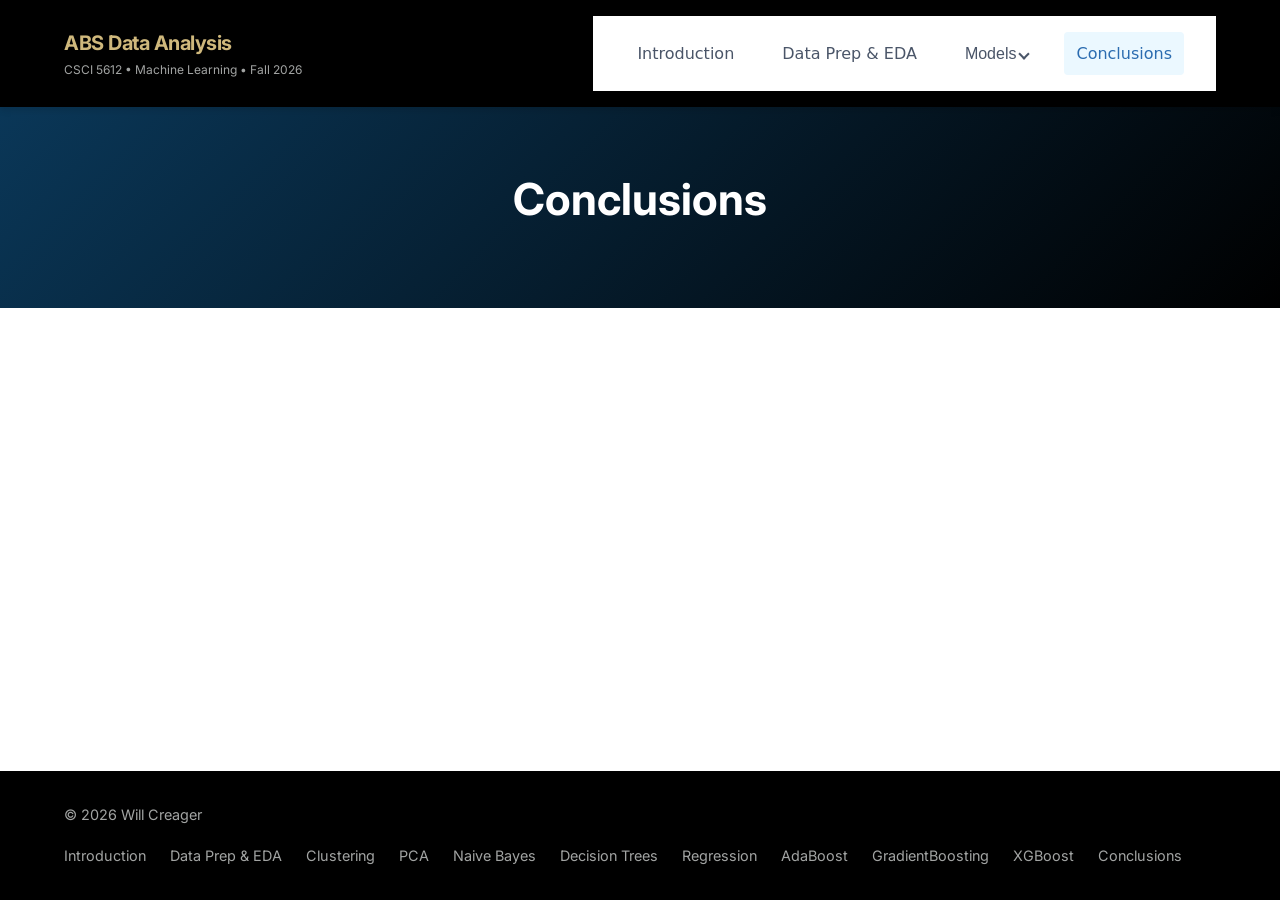
<file: docs/conclusions.html>
<!DOCTYPE html>
<html lang="en">
<head>
  <meta charset="UTF-8">
  <meta name="viewport" content="width=device-width, initial-scale=1.0">
  <meta name="description" content="Machine Learning Project - ABS Data Analysis - CU Boulder CSCI 5612">
  <meta name="authors" content="Will Creager">
  <title>Data Prep &amp; EDA | ABS Data Analysis</title>
  <link rel="stylesheet" href="css/styles.css">
  <link rel="preconnect" href="https://fonts.googleapis.com">
  <link rel="preconnect" href="https://fonts.gstatic.com" crossorigin>
  <link href="https://fonts.googleapis.com/css2?family=Inter:wght@400;500;600;700&display=swap" rel="stylesheet">
</head>
<body>

  <!-- Header & Navigation -->
  <header class="header">
    <div class="header-container">
      <div class="logo">
        <div>
          <div class="logo-text">ABS Data Analysis</div>
          <div class="logo-subtext">CSCI 5612 &bull; Machine Learning &bull; Fall 2026</div>
        </div>
      </div>
      
      <nav class="nav">
        <button class="mobile-menu-btn" aria-label="Toggle navigation menu">
          <span></span>
          <span></span>
          <span></span>
        </button>
        <ul class="nav-list">
          <li><a href="index.html" class="nav-link ">Introduction</a></li>
          <li><a href="eda.html" class="nav-link">Data Prep &amp; EDA</a></li>
          <!-- Models Dropdown Parent -->
          <li class="dropdown">
            <button class="dropdown-btn" aria-haspopup="true" aria-expanded="false">
              Models <span class="arrow"></span>
            </button>
            <ul class="dropdown-menu">
              <li><a href="clustering.html" class="nav-link">Clustering</a></li>
              <li><a href="pca.html" class="nav-link">PCA</a></li>
              <li><a href="naivebayes.html" class="nav-link">Naive Bayes</a></li>
              <li><a href="dectrees.html" class="nav-link">Decision Trees</a></li>
              <li><a href="regression.html" class="nav-link">Regression</a></li>
              <li><a href="adaboost.html" class="nav-link">AdaBoost</a></li>
              <li><a href="gradientboosting.html" class="nav-link">GradientBoosting</a></li>
              <li><a href="xgboost.html" class="nav-link">XGBoost</a></li>
            </ul>
          </li>
          <li><a href="conclusions.html" class="nav-link active">Conclusions</a></li>
        </ul>
      </nav>
    </div>
  </header>

  <!-- Hero Section -->
  <section class="hero">
    <div class="container">
      <h1>Conclusions</h1>
      <p class="hero-subtitle"></p>
      <p></p>
    </div>
  </section>

  <!-- Main Content -->
  <main>


  </main>

  <!-- Footer -->
  <footer class="footer">
    <div class="footer-container">
      <div class="footer-text">
        &copy; 2026 Will Creager
      </div>
      <div class="footer-links">
        <a href="index.html">Introduction</a>
        <a href="eda.html">Data Prep &amp; EDA</a>
        <a href="clustering.html">Clustering</a>
        <a href="pca.html">PCA</a>
        <a href="naivebayes.html">Naive Bayes</a>
        <a href="dectrees.html">Decision Trees</a>
        <a href="regression.html">Regression</a>
        <a href="adaboost.html">AdaBoost</a>
        <a href="gradientboosting.html">GradientBoosting</a>
        <a href="xgboost.html">XGBoost</a>
        <a href="conclusions.html">Conclusions</a>
      </div>
    </div>
  </footer>

  <script src="scripts.js"></script>
</body>
</html>
</file>
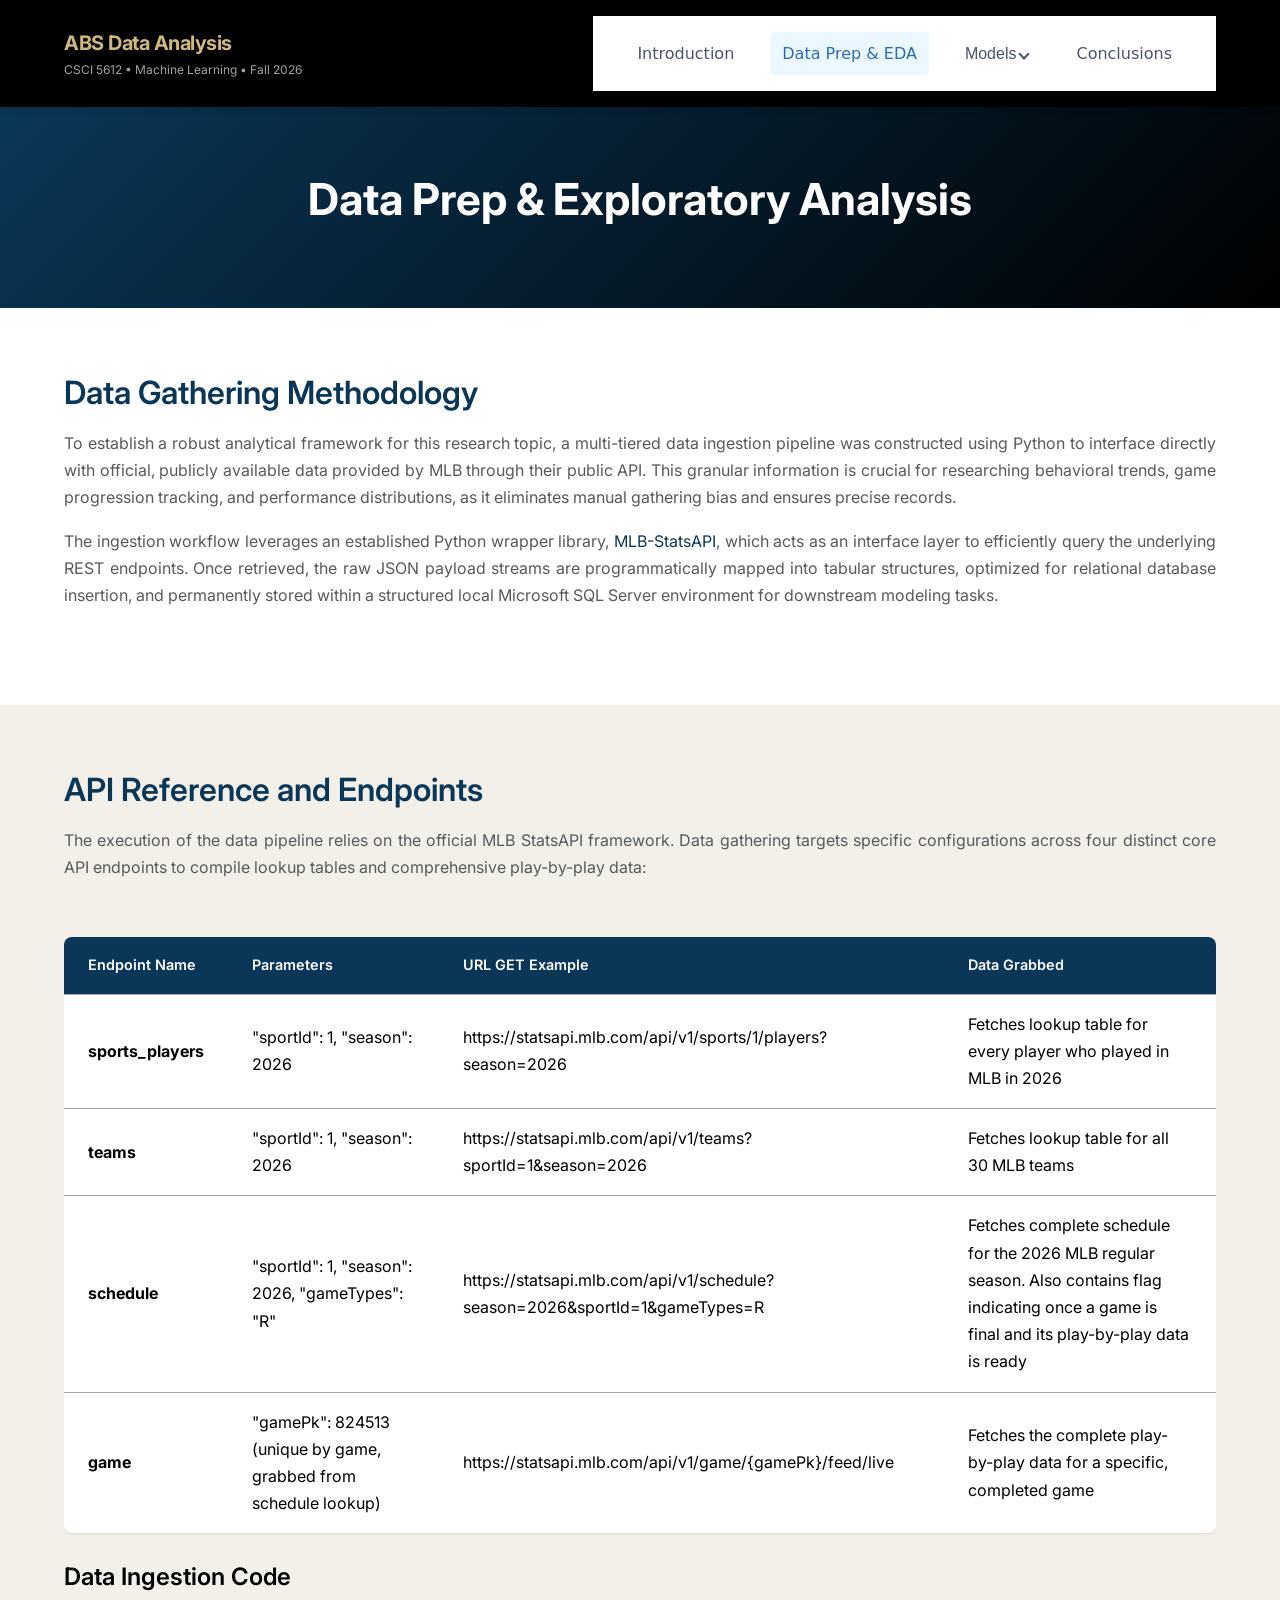
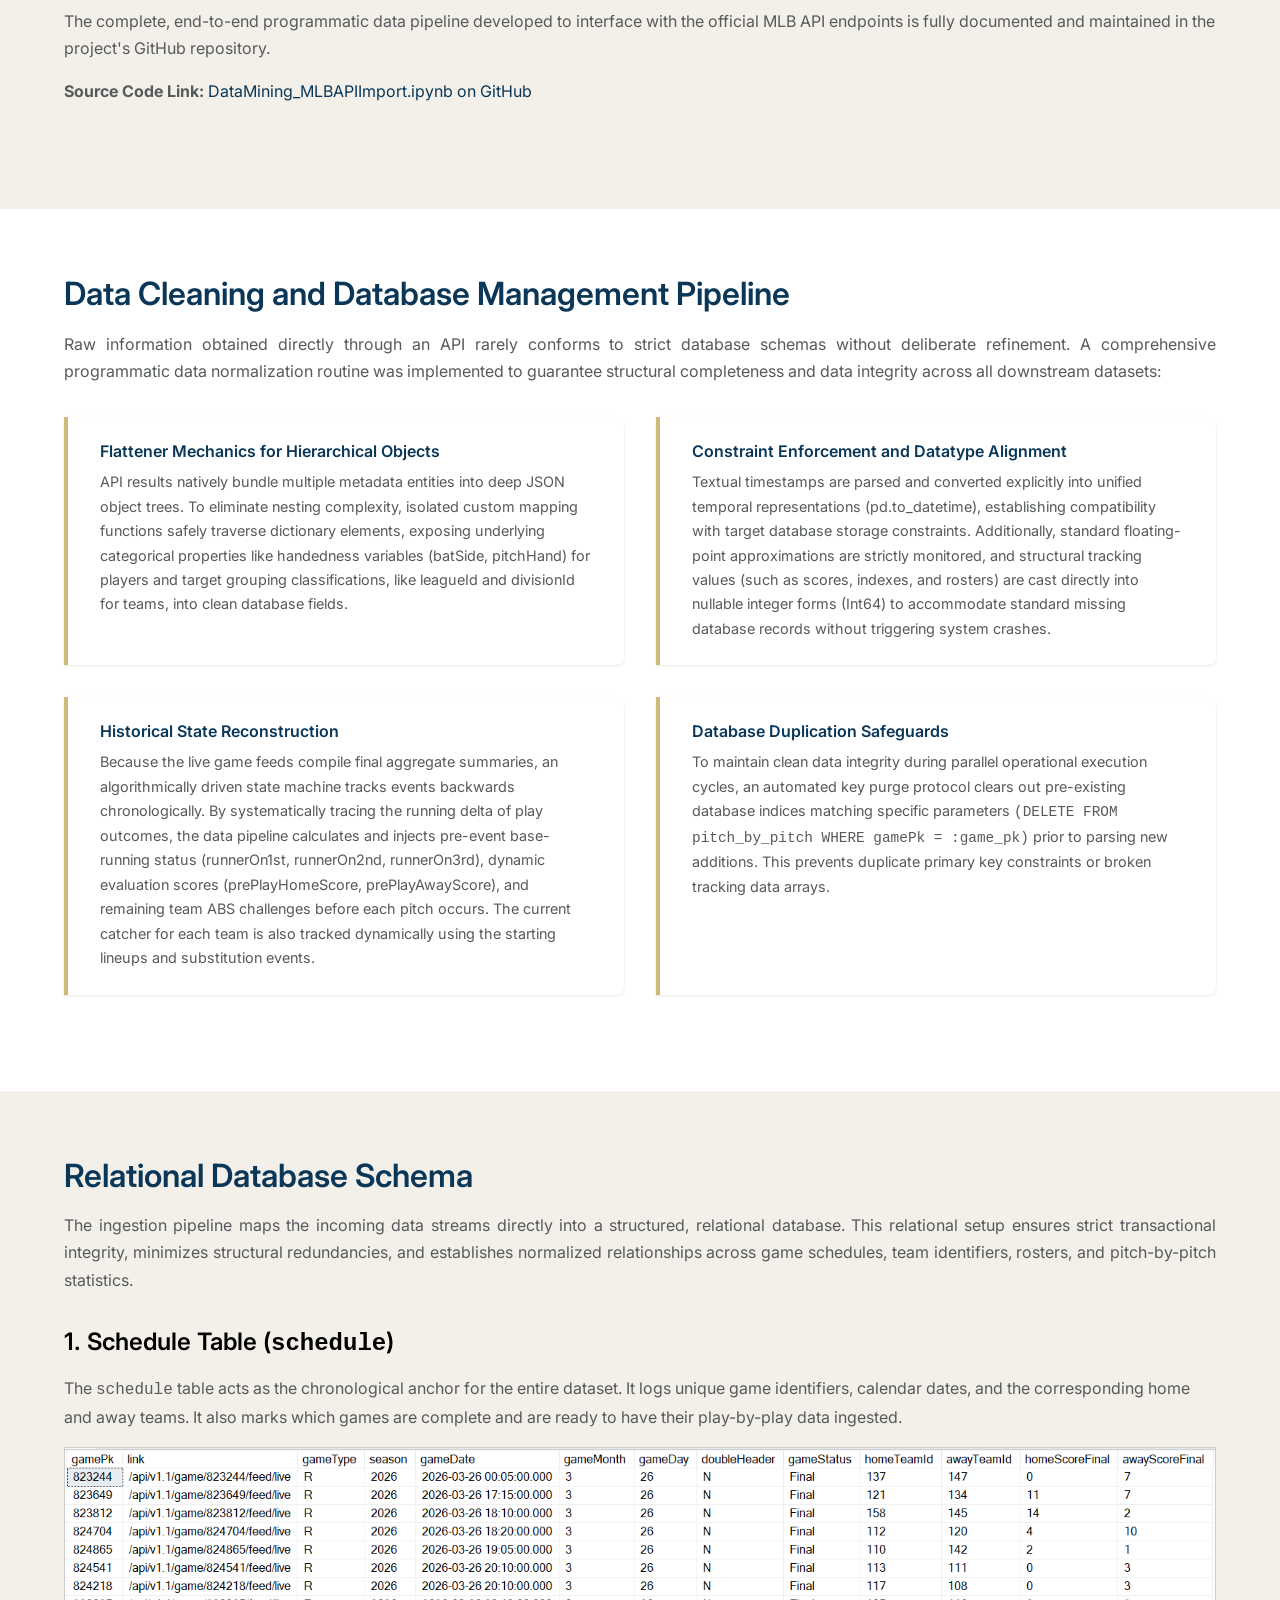
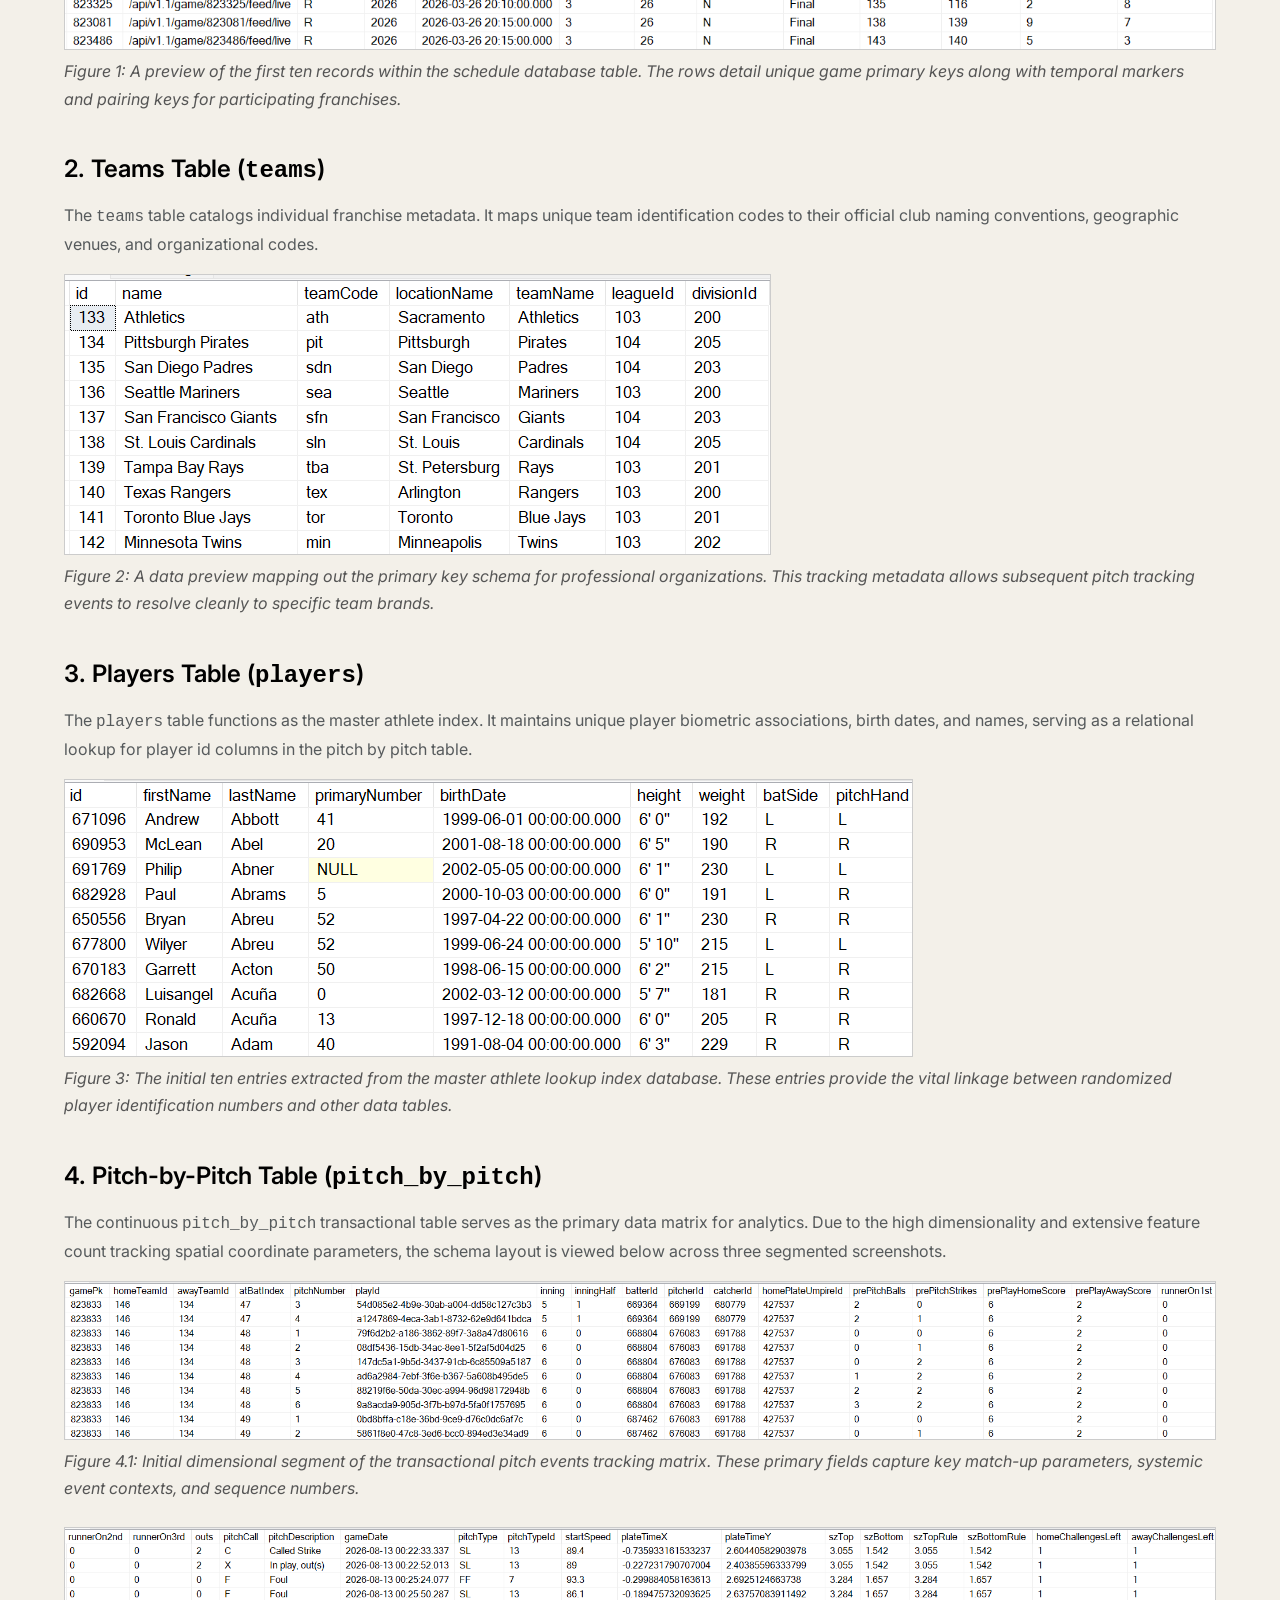
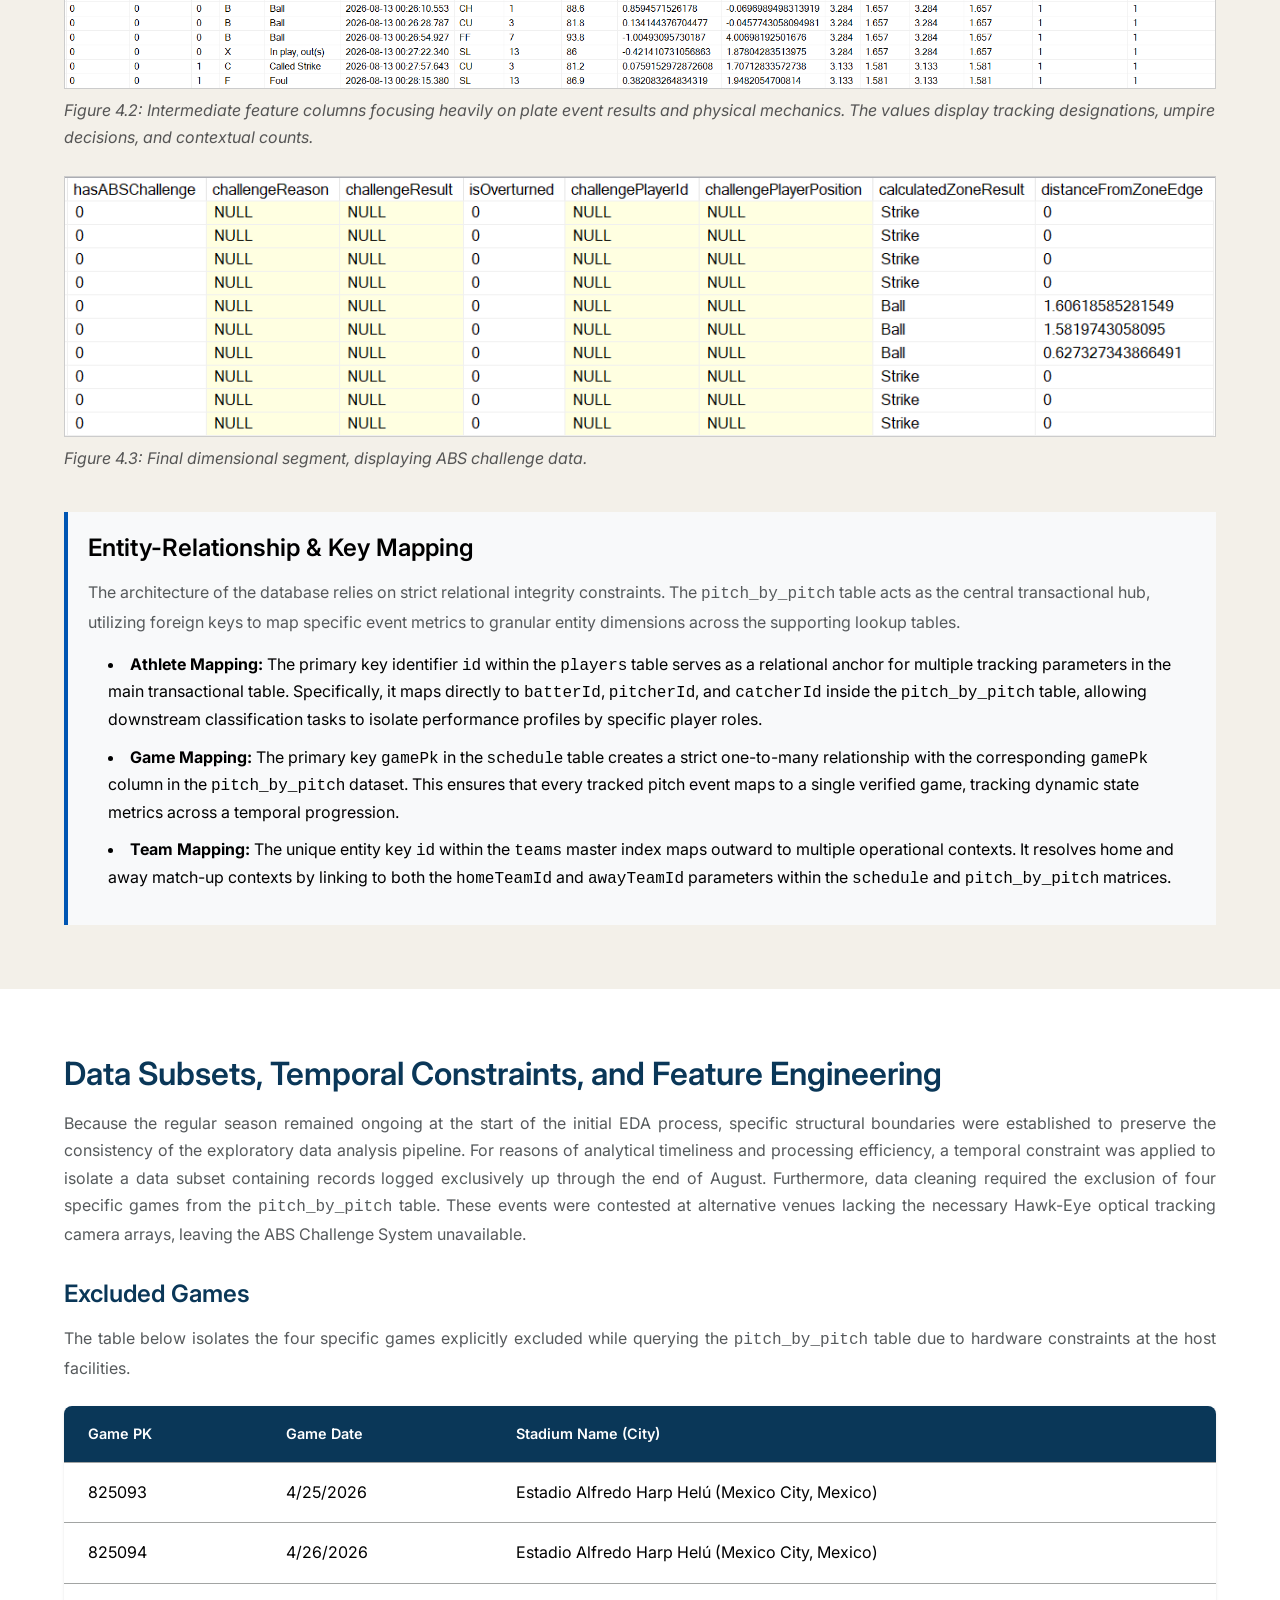
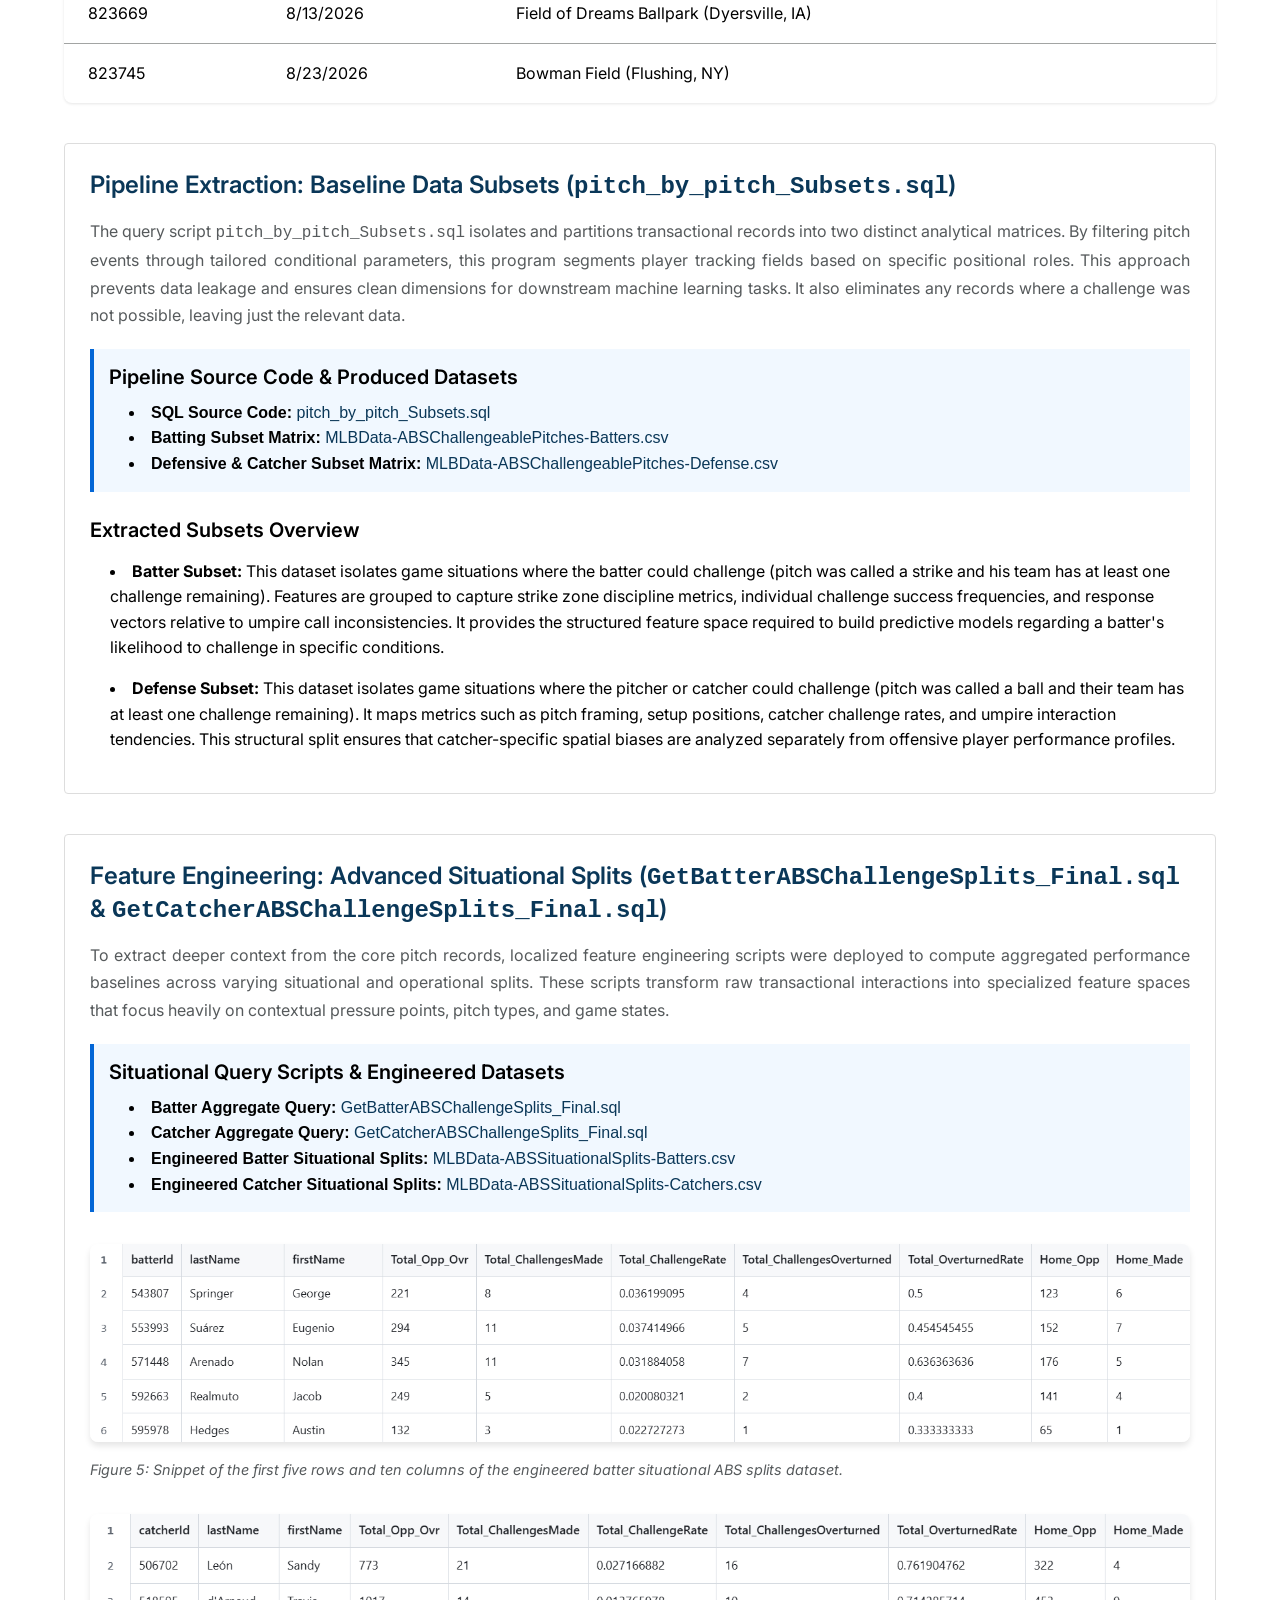
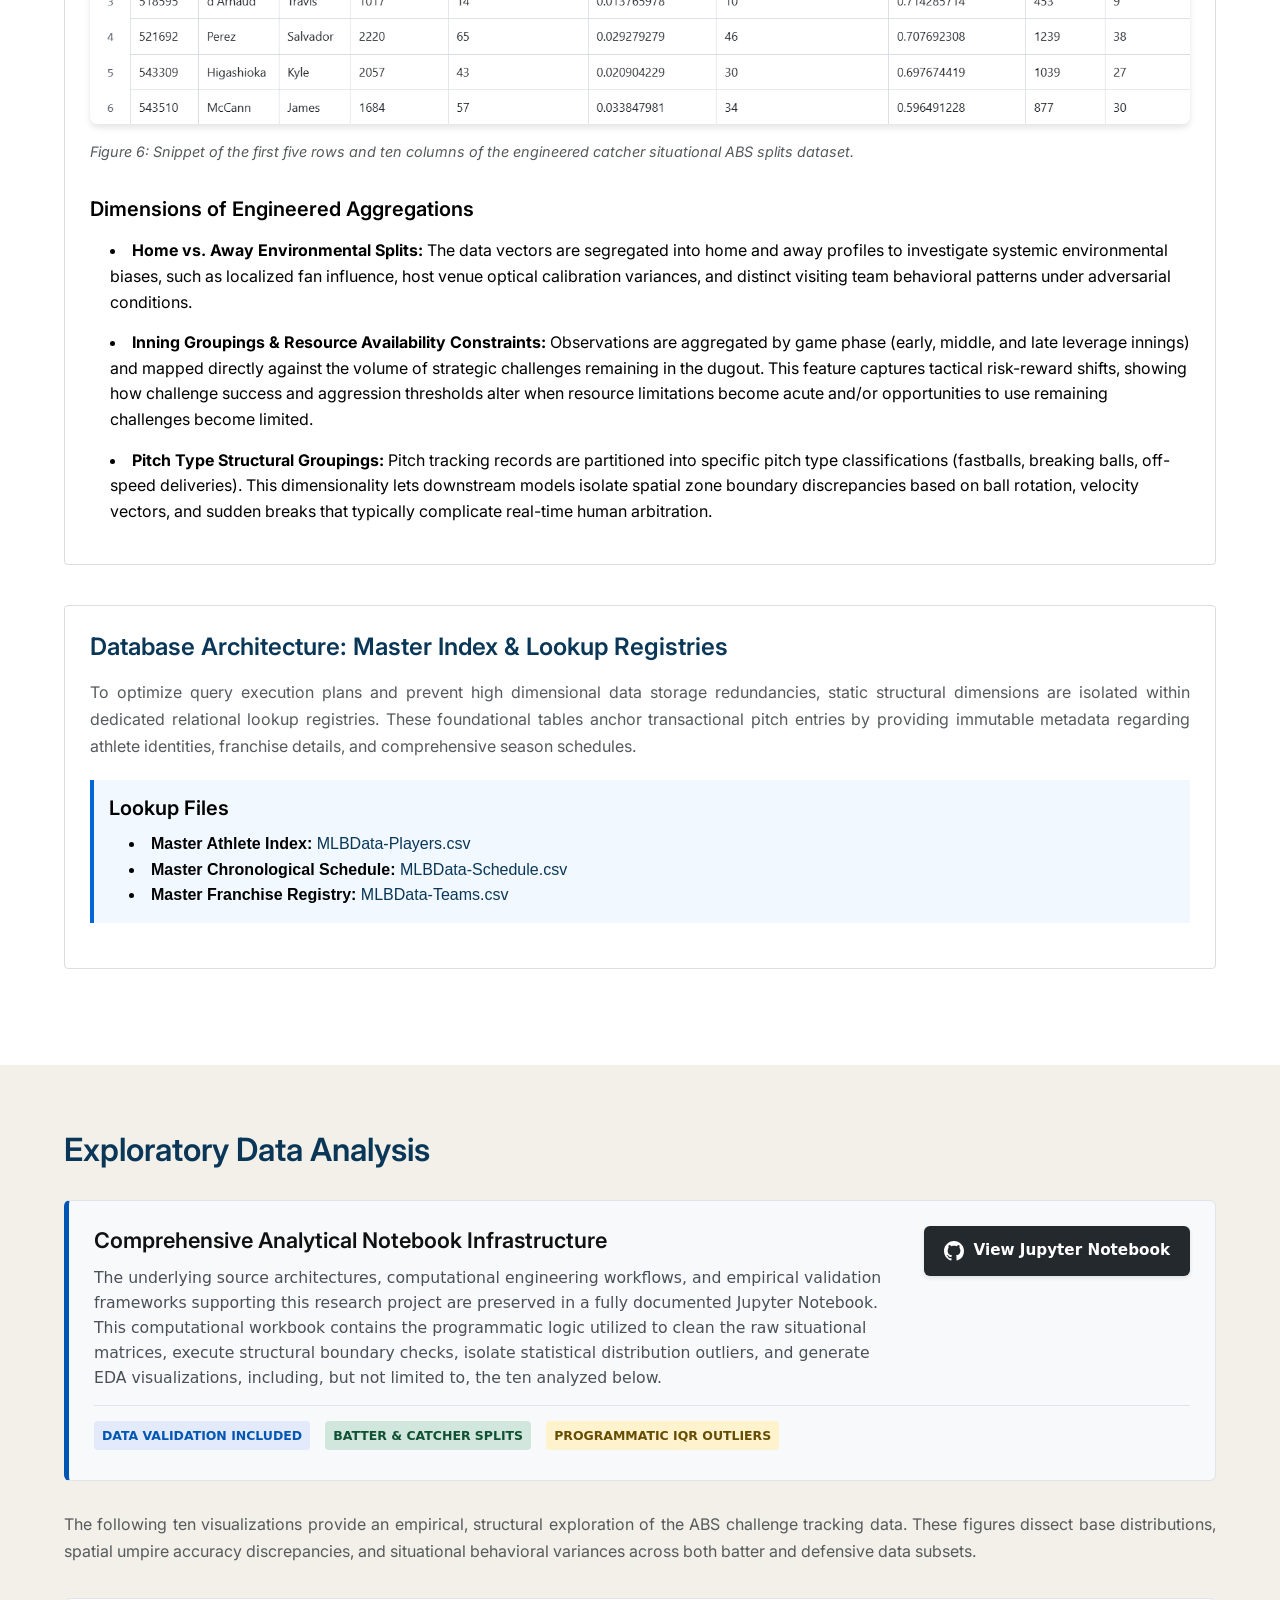
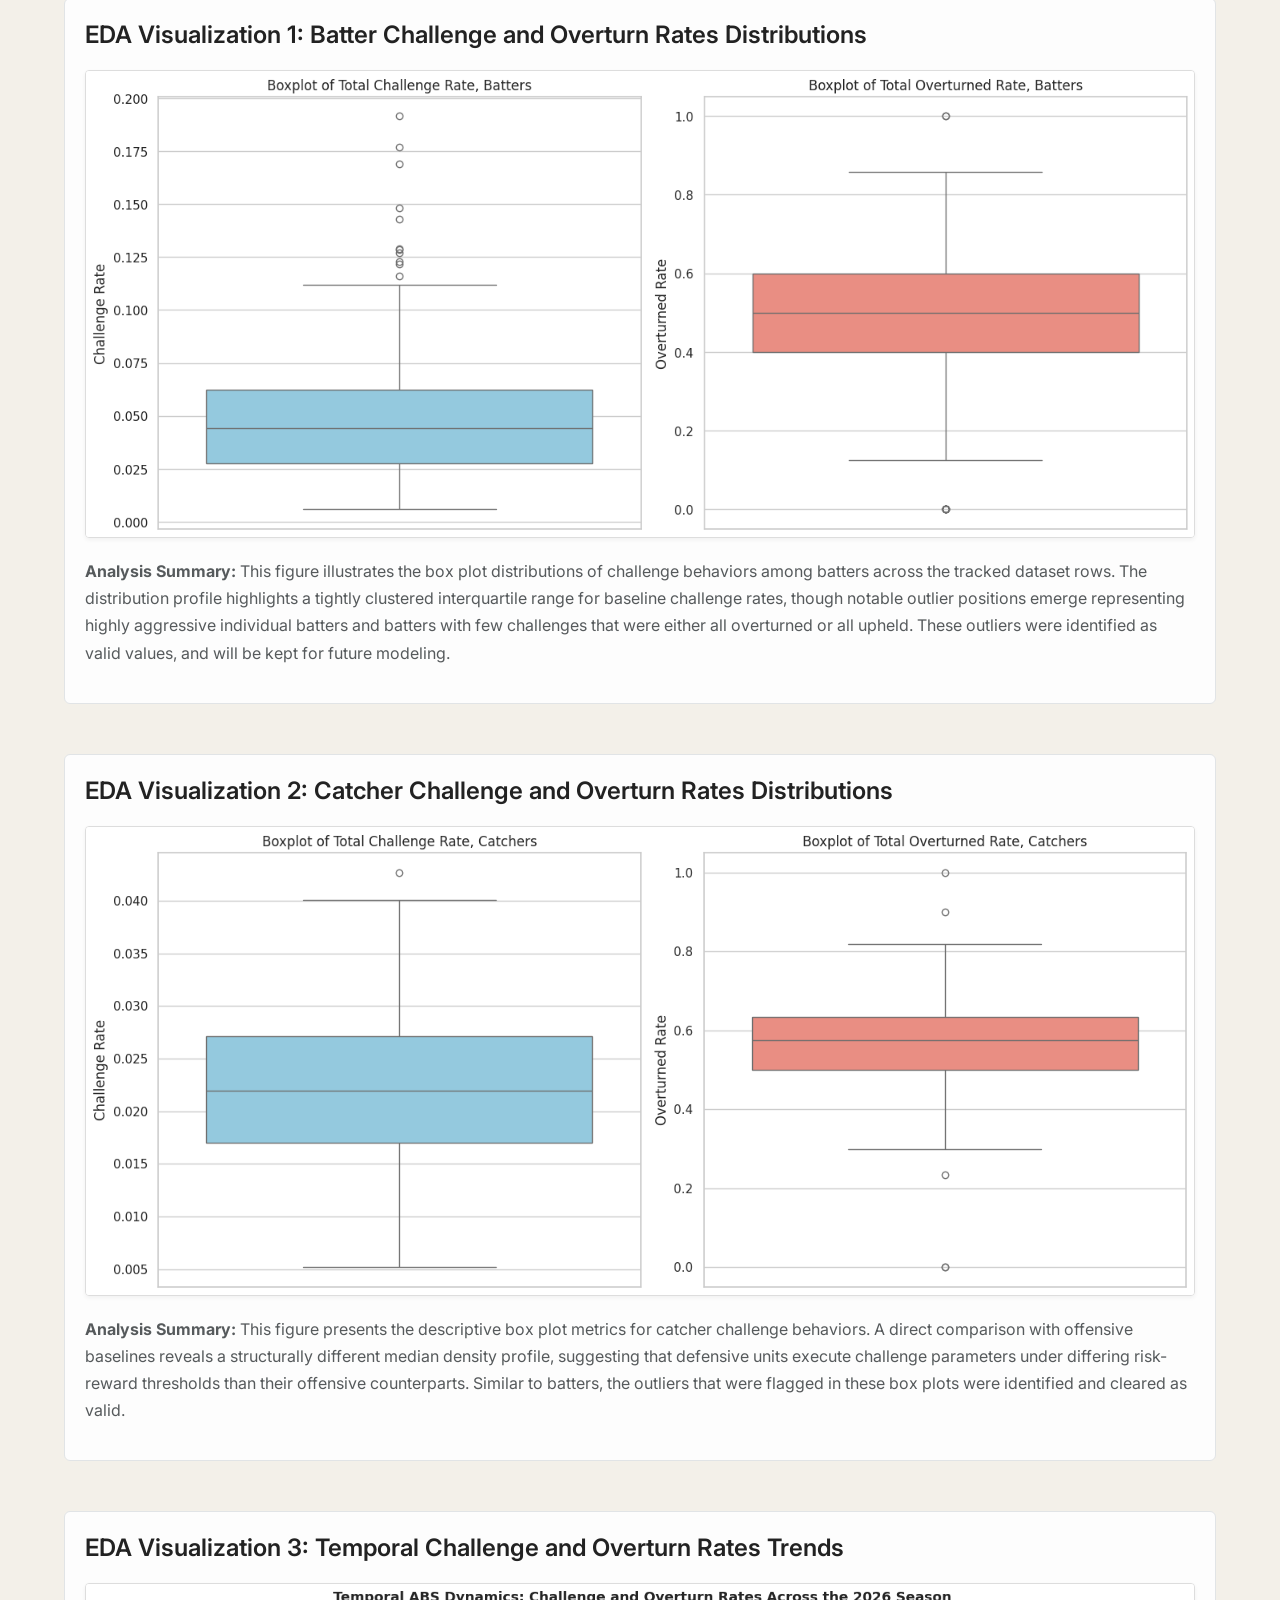
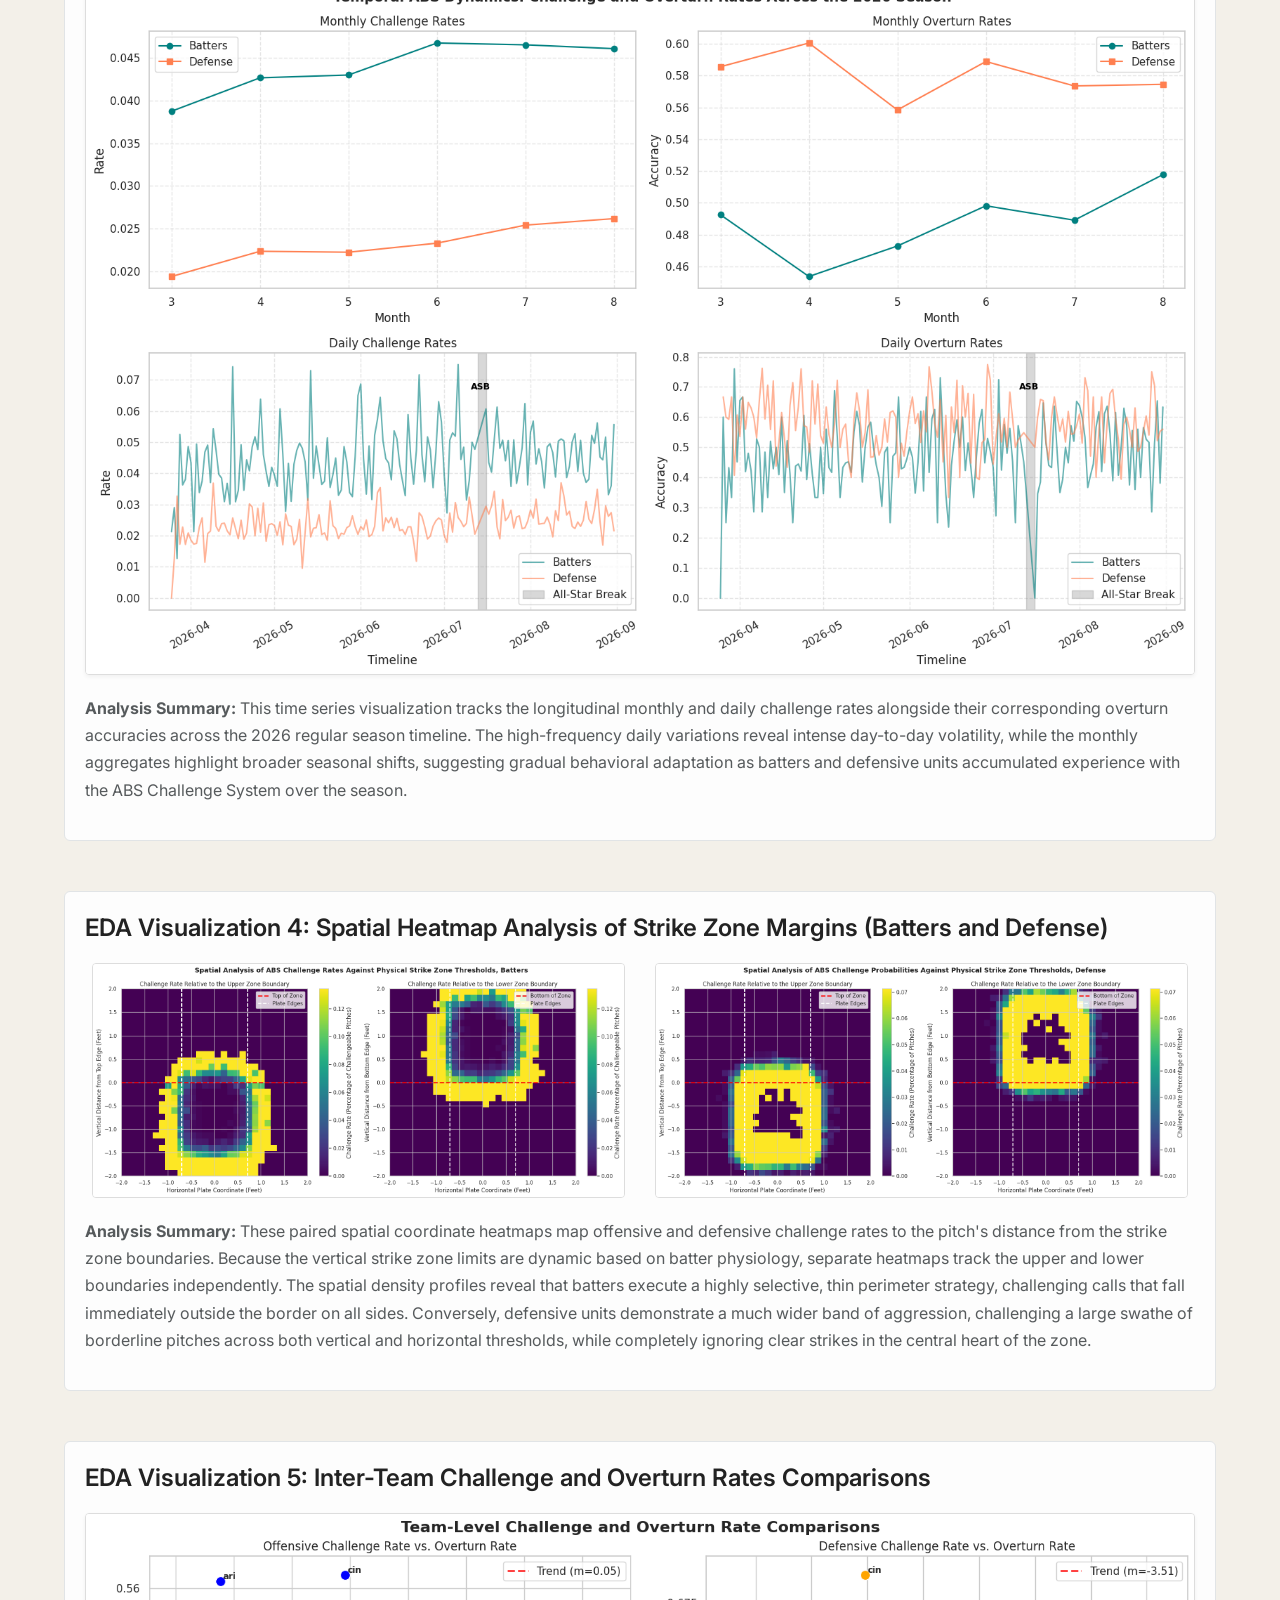
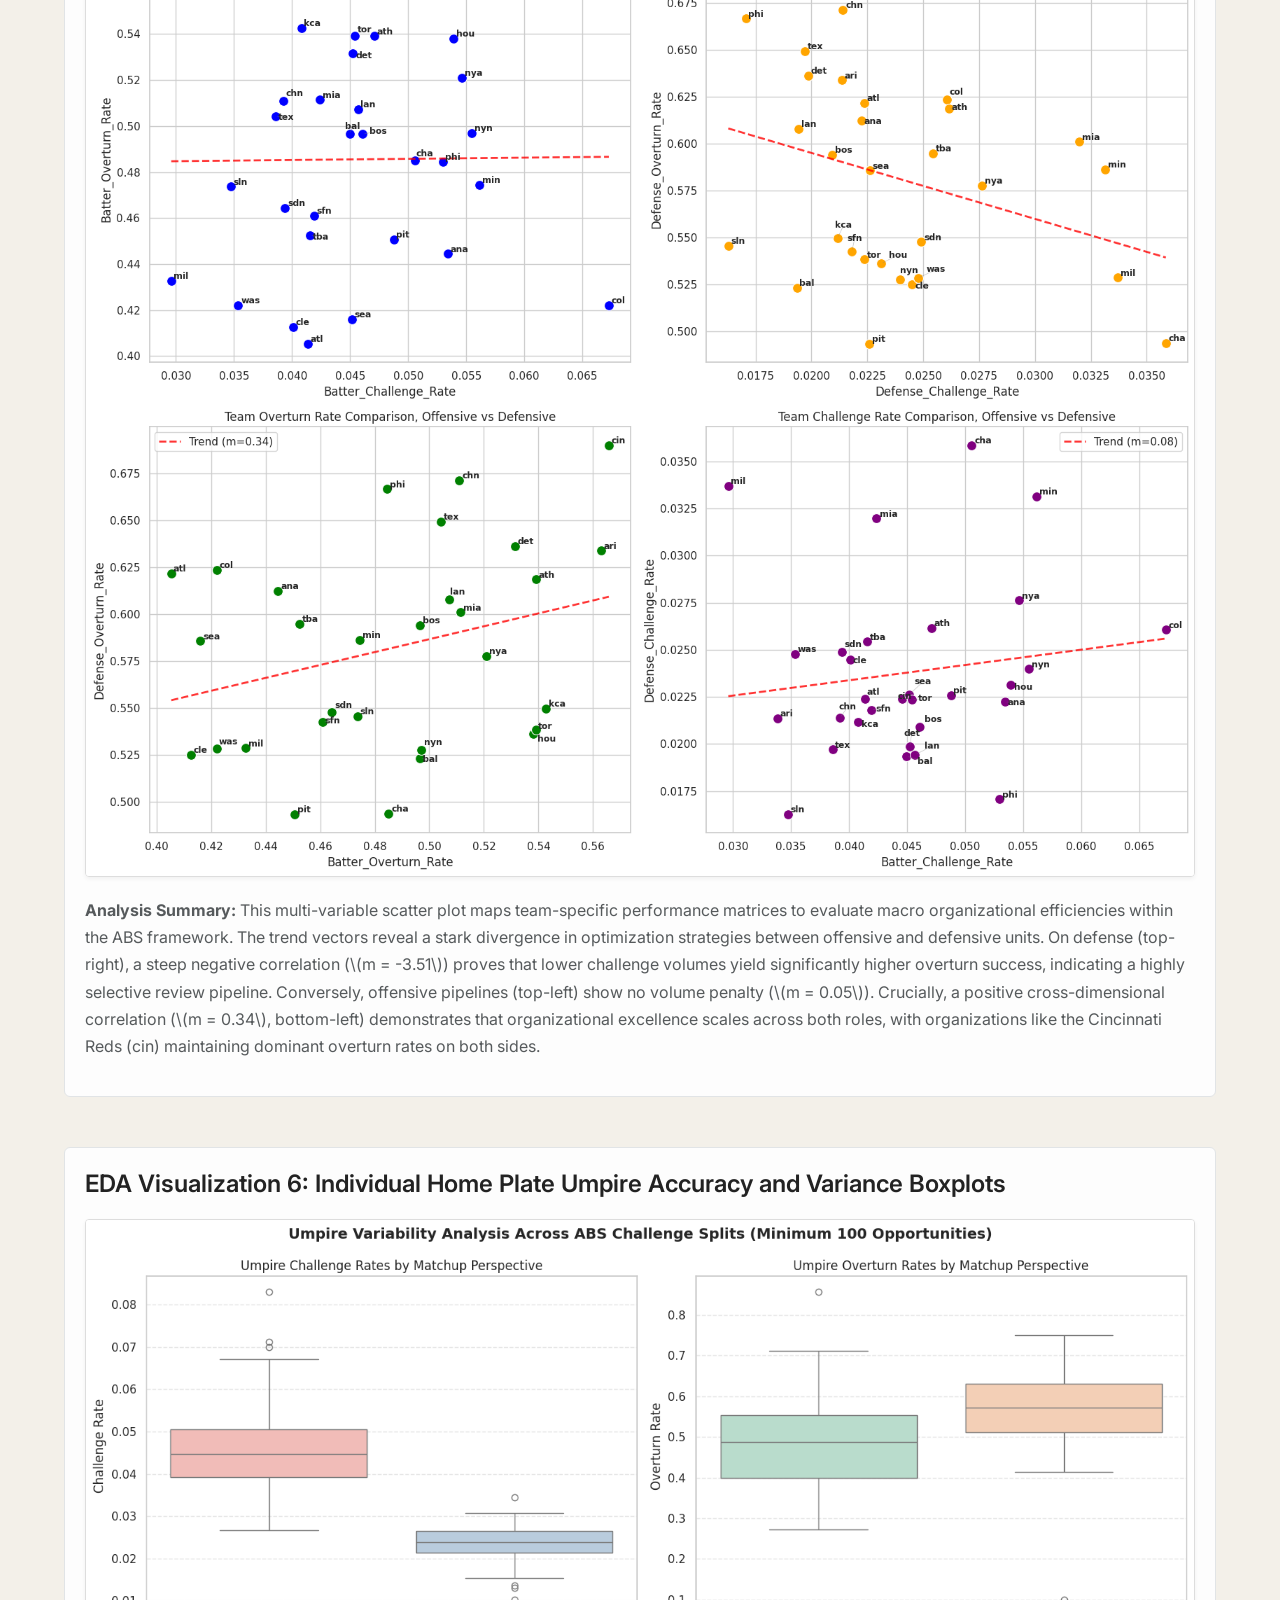
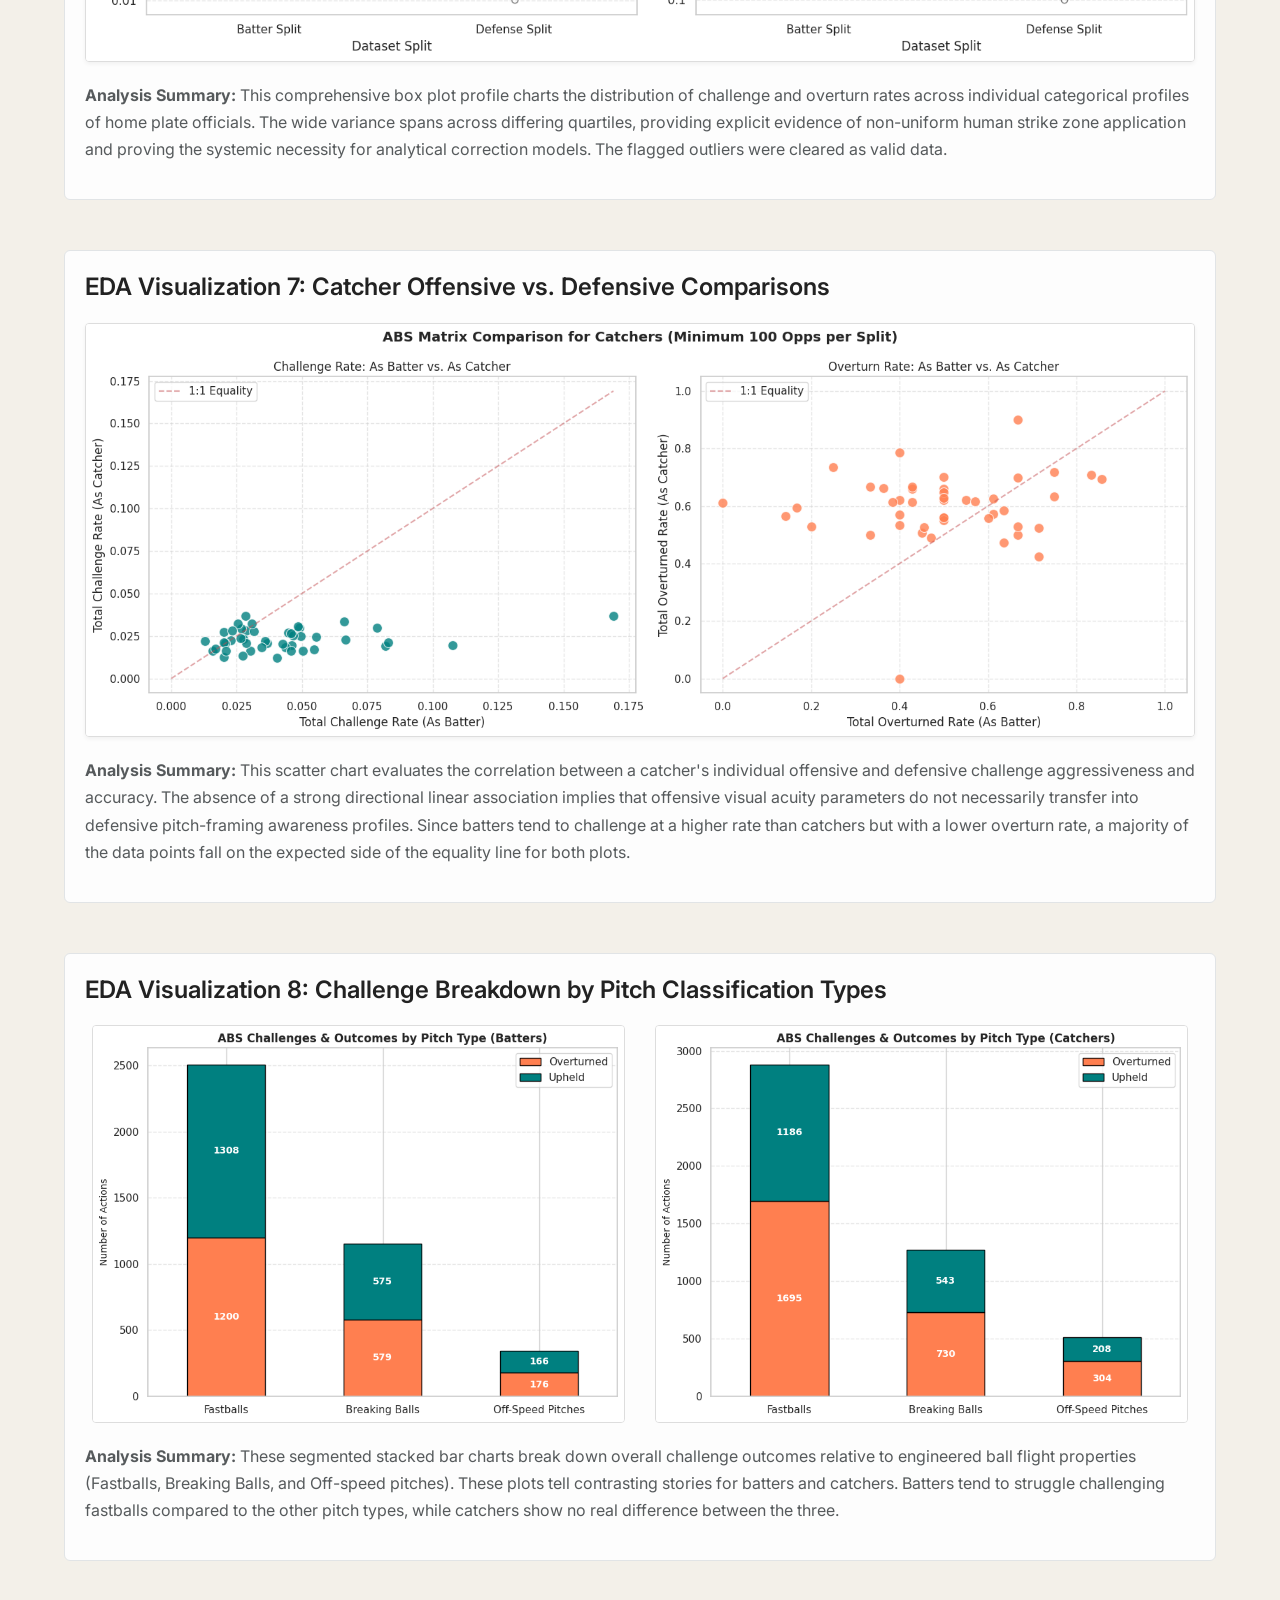
<file: docs/eda.html>
<!DOCTYPE html>
<html lang="en">
<head>
  <meta charset="UTF-8">
  <meta name="viewport" content="width=device-width, initial-scale=1.0">
  <meta name="description" content="Machine Learning Project - ABS Data Analysis - CU Boulder CSCI 5612">
  <meta name="authors" content="Will Creager">
  <title>Data Prep &amp; EDA | ABS Data Analysis</title>
  <link rel="stylesheet" href="css/styles.css">
  <link rel="preconnect" href="https://fonts.googleapis.com">
  <link rel="preconnect" href="https://fonts.gstatic.com" crossorigin>
  <link href="https://fonts.googleapis.com/css2?family=Inter:wght@400;500;600;700&display=swap" rel="stylesheet">
</head>
<body>

  <!-- Header & Navigation -->
  <header class="header">
    <div class="header-container">
      <div class="logo">
        <div>
          <div class="logo-text">ABS Data Analysis</div>
          <div class="logo-subtext">CSCI 5612 &bull; Machine Learning &bull; Fall 2026</div>
        </div>
      </div>
      
      <nav class="nav">
        <button class="mobile-menu-btn" aria-label="Toggle navigation menu">
          <span></span>
          <span></span>
          <span></span>
        </button>
        <ul class="nav-list">
          <li><a href="index.html" class="nav-link ">Introduction</a></li>
          <li><a href="eda.html" class="nav-link active">Data Prep &amp; EDA</a></li>
          <!-- Models Dropdown Parent -->
          <li class="dropdown">
            <button class="dropdown-btn" aria-haspopup="true" aria-expanded="false">
              Models <span class="arrow"></span>
            </button>
            <ul class="dropdown-menu">
              <li><a href="clustering.html" class="nav-link">Clustering</a></li>
              <li><a href="pca.html" class="nav-link">PCA</a></li>
              <li><a href="naivebayes.html" class="nav-link">Naive Bayes</a></li>
              <li><a href="dectrees.html" class="nav-link">Decision Trees</a></li>
              <li><a href="regression.html" class="nav-link">Regression</a></li>
              <li><a href="adaboost.html" class="nav-link">AdaBoost</a></li>
              <li><a href="gradientboosting.html" class="nav-link">GradientBoosting</a></li>
              <li><a href="xgboost.html" class="nav-link">XGBoost</a></li>
            </ul>
          </li>
          <li><a href="conclusions.html" class="nav-link">Conclusions</a></li>
        </ul>
      </nav>
    </div>
  </header>

  <!-- Hero Section -->
  <section class="hero">
    <div class="container">
      <h1>Data Prep &amp; Exploratory Analysis</h1>
      <p class="hero-subtitle"></p>
      <p></p>
    </div>
  </section>

  <!-- Main Content -->
  <main>
    
    <!-- Section 1: Data Gathering Methodology -->
    <section class="section section">
      <div class="container">
        <h2>Data Gathering Methodology</h2>

        <div class="content-block">
          <p>
            To establish a robust analytical framework for this research topic, a multi-tiered data ingestion pipeline was constructed using Python to interface directly with official, publicly available data provided by MLB through their public API. This granular information is crucial for researching behavioral trends, game progression tracking, and performance distributions, as it eliminates manual gathering bias and ensures precise records.
          </p>

          <p>
            The ingestion workflow leverages an established Python wrapper library, <a href="https://pypi.org/project/MLB-StatsAPI/" target="_blank">MLB-StatsAPI</a>, which acts as an interface layer to efficiently query the underlying REST endpoints. Once retrieved, the raw JSON payload streams are programmatically mapped into tabular structures, optimized for relational database insertion, and permanently stored within a structured local Microsoft SQL Server environment for downstream modeling tasks.
          </p>
        </div>

      </div>
    </section>

    <!-- Section 2: API Reference and Endpoints -->
    <section class="section section-alt">
      <div class="container">
        <h2>API Reference and Endpoints</h2>

        <div class="content-block">
          <p>
            The execution of the data pipeline relies on the official MLB StatsAPI framework. Data gathering targets specific configurations across four distinct core API endpoints to compile lookup tables and comprehensive play-by-play data:
          </p>
        </div>

        <!-- API Endpoints Table -->
        <div class="table-wrapper">
          <table class="data-table">
            <thead>
              <tr>
                <th>Endpoint Name</th>
                <th>Parameters</th>
                <th>URL GET Example</th>
                <th>Data Grabbed</th>
              </tr>
            </thead>
            <tbody>
              <tr>
                <td><strong>sports_players</strong></td>
                <td>"sportId": 1, "season": 2026</td>
                <td>https://statsapi.mlb.com/api/v1/sports/1/players?season=2026</td>
                <td>Fetches lookup table for every player who played in MLB in 2026</td>
              </tr>
              <tr>
                <td><strong>teams</strong></td>
                <td>"sportId": 1, "season": 2026</td>
                <td>https://statsapi.mlb.com/api/v1/teams?sportId=1&season=2026</td>
                <td>Fetches lookup table for all 30 MLB teams</td>
              </tr>
              <tr>
                <td><strong>schedule</strong></td>
                <td>"sportId": 1, "season": 2026, "gameTypes": "R"</td>
                <td>https://statsapi.mlb.com/api/v1/schedule?season=2026&sportId=1&gameTypes=R</td>
                <td>Fetches complete schedule for the 2026 MLB regular season. Also contains flag indicating once a game is final and its play-by-play data is ready</td>
              </tr>
              <tr>
                <td><strong>game</strong></td>
                <td>"gamePk": 824513 (unique by game, grabbed from schedule lookup)</td>
                <td>https://statsapi.mlb.com/api/v1/game/{gamePk}/feed/live</td>
                <td>Fetches the complete play-by-play data for a specific, completed game</td>
              </tr>
            </tbody>
          </table>

          <br>

          <h3>Data Ingestion Code</h3>
          <p>
              The complete, end-to-end programmatic data pipeline developed to interface with the official MLB API endpoints is fully documented and maintained in the project's GitHub repository. 
          </p>
          <p>
              <strong>Source Code Link:</strong> 
              <a href="https://github.com/willcreager/willcreager.github.io/blob/main/docs/code/notebooks/DataMining_MLBAPIImport.ipynb" target="_blank" rel="noopener noreferrer">
                  DataMining_MLBAPIImport.ipynb on GitHub
              </a>
          </p>
        </div>

      </div>
    </section>

    <!-- Section 3: Data Cleaning and Database Management Pipeline -->
    <section class="section section">
      <div class="container">
        <h2>Data Cleaning and Database Management Pipeline</h2>

        <div class="content-block">
          <p>
            Raw information obtained directly through an API rarely conforms to strict database schemas without deliberate refinement. A comprehensive programmatic data normalization routine was implemented to guarantee structural completeness and data integrity across all downstream datasets:
          </p>
        </div>

        <!-- Data Quality Callouts -->
        <div class="callout-grid">
          <div class="callout-card">
            <h4>Flattener Mechanics for Hierarchical Objects</h4>
            <p>
              API results natively bundle multiple metadata entities into deep JSON object trees. To eliminate nesting complexity, isolated custom mapping functions safely traverse dictionary elements, exposing underlying categorical properties like handedness variables (batSide, pitchHand) for players and target grouping classifications, like leagueId and divisionId for teams, into clean database fields.
            </p>
          </div>
          <div class="callout-card">
            <h4>Constraint Enforcement and Datatype Alignment</h4>
            <p>
              Textual timestamps are parsed and converted explicitly into unified temporal representations (pd.to_datetime), establishing compatibility with target database storage constraints. Additionally, standard floating-point approximations are strictly monitored, and structural tracking values (such as scores, indexes, and rosters) are cast directly into nullable integer forms (Int64) to accommodate standard missing database records without triggering system crashes.
            </p>
          </div>
        </div>

        <div class="callout-grid">
          <div class="callout-card">
            <h4>Historical State Reconstruction</h4>
            <p>
              Because the live game feeds compile final aggregate summaries, an algorithmically driven state machine tracks events backwards chronologically. By systematically tracing the running delta of play outcomes, the data pipeline calculates and injects pre-event base-running status (runnerOn1st, runnerOn2nd, runnerOn3rd), dynamic evaluation scores (prePlayHomeScore, prePlayAwayScore), and remaining team ABS challenges before each pitch occurs. The current catcher for each team is also tracked dynamically using the starting lineups and substitution events. 
            </p>
          </div>
          <div class="callout-card">
            <h4>Database Duplication Safeguards</h4>
            <p>
              To maintain clean data integrity during parallel operational execution cycles, an automated key purge protocol clears out pre-existing database indices matching specific parameters <code>(DELETE FROM pitch_by_pitch WHERE gamePk = :game_pk)</code> prior to parsing new additions. This prevents duplicate primary key constraints or broken tracking data arrays.
            </p>
          </div>
        </div>

      </div>
    </section>

    <!-- Section 4: Relational Database Schema -->
    <section class="section section-alt">
      <div class="container">
        <h2>Relational Database Schema</h2>

        <div class="content-block">
          <p>
            The ingestion pipeline maps the incoming data streams directly into a structured, relational database. This relational setup ensures strict transactional integrity, minimizes structural redundancies, and establishes normalized relationships across game schedules, team identifiers, rosters, and pitch-by-pitch statistics.
          </p>
        </div>

        <!-- Schedule Table -->
        <article class="table-profile">
            <h3>1. Schedule Table (<code>schedule</code>)</h3>
            <p>
                The <code>schedule</code> table acts as the chronological anchor for the entire dataset. It logs unique game identifiers, calendar dates, and the corresponding home and away teams. It also marks which games are complete and are ready to have their play-by-play data ingested.
            </p>
            <figure>
                <a href="images/sqlscreenshots/schedule.png" target="_blank">
                    <img src="images/sqlscreenshots/schedule.png" alt="Schedule Table First 10 Rows Snapshot" style="max-width:100%; height:auto; border:1px solid #ccc;">
                </a>
                <figcaption style="margin-top: 8px; font-style: italic; color: #555;">
                    Figure 1: A preview of the first ten records within the schedule database table. The rows detail unique game primary keys along with temporal markers and pairing keys for participating franchises.
                </figcaption>
            </figure>
        </article>
    
        <!-- Teams Table -->
        <article class="table-profile" style="margin-top: 40px;">
            <h3>2. Teams Table (<code>teams</code>)</h3>
            <p>
                The <code>teams</code> table catalogs individual franchise metadata. It maps unique team identification codes to their official club naming conventions, geographic venues, and organizational codes.
            </p>
            <figure>
                <a href="images/sqlscreenshots/teams.png" target="_blank">
                    <img src="images/sqlscreenshots/teams.png" alt="Teams Table First 10 Rows Snapshot" style="max-width:100%; height:auto; border:1px solid #ccc;">
                </a>
                <figcaption style="margin-top: 8px; font-style: italic; color: #555;">
                    Figure 2: A data preview mapping out the primary key schema for professional organizations. This tracking metadata allows subsequent pitch tracking events to resolve cleanly to specific team brands.
                </figcaption>
            </figure>
        </article>
    
        <!-- Players Table -->
        <article class="table-profile" style="margin-top: 40px;">
            <h3>3. Players Table (<code>players</code>)</h3>
            <p>
                The <code>players</code> table functions as the master athlete index. It maintains unique player biometric associations, birth dates, and names, serving as a relational lookup for player id columns in the pitch by pitch table.
            </p>
            <figure>
                <a href="images/sqlscreenshots/players.png" target="_blank">
                    <img src="images/sqlscreenshots/players.png" alt="Players Table First 10 Rows Snapshot" style="max-width:100%; height:auto; border:1px solid #ccc;">
                </a>
                <figcaption style="margin-top: 8px; font-style: italic; color: #555;">
                    Figure 3: The initial ten entries extracted from the master athlete lookup index database. These entries provide the vital linkage between randomized player identification numbers and other data tables.
                </figcaption>
            </figure>
        </article>
    
        <!-- Pitch by Pitch Table -->
        <article class="table-profile" style="margin-top: 40px;">
            <h3>4. Pitch-by-Pitch Table (<code>pitch_by_pitch</code>)</h3>
            <p>
                The continuous <code>pitch_by_pitch</code> transactional table serves as the primary data matrix for analytics. Due to the high dimensionality and extensive feature count tracking spatial coordinate parameters, the schema layout is viewed below across three segmented screenshots.
            </p>
            
            <!-- Segment 1 -->
            <figure style="margin-bottom: 25px;">
                <a href="images/sqlscreenshots/pitch_by_pitch1.png" target="_blank">
                    <img src="images/sqlscreenshots/pitch_by_pitch1.png" alt="Pitch by Pitch Table Part 1 Snapshot" style="max-width:100%; height:auto; border:1px solid #ccc;">
                </a>
                <figcaption style="margin-top: 8px; font-style: italic; color: #555;">
                    Figure 4.1: Initial dimensional segment of the transactional pitch events tracking matrix. These primary fields capture key match-up parameters, systemic event contexts, and sequence numbers.
                </figcaption>
            </figure>
    
            <!-- Segment 2 -->
            <figure style="margin-bottom: 25px;">
                <a href="images/sqlscreenshots/pitch_by_pitch2.png" target="_blank">
                    <img src="images/sqlscreenshots/pitch_by_pitch2.png" alt="Pitch by Pitch Table Part 2 Snapshot" style="max-width:100%; height:auto; border:1px solid #ccc;">
                </a>
                <figcaption style="margin-top: 8px; font-style: italic; color: #555;">
                    Figure 4.2: Intermediate feature columns focusing heavily on plate event results and physical mechanics. The values display tracking designations, umpire decisions, and contextual counts.
                </figcaption>
            </figure>
    
            <!-- Segment 3 -->
            <figure>
                <a href="images/sqlscreenshots/pitch_by_pitch3.png" target="_blank">
                    <img src="images/sqlscreenshots/pitch_by_pitch3.png" alt="Pitch by Pitch Table Part 3 Snapshot" style="max-width:100%; height:auto; border:1px solid #ccc;">
                </a>
                <figcaption style="margin-top: 8px; font-style: italic; color: #555;">
                    Figure 4.3: Final dimensional segment, displaying ABS challenge data.
                </figcaption>
            </figure>
        </article>

        <!-- Entity Relationship & Key Mapping Breakdown -->
        <article class="schema-relationships" style="margin-top: 40px; padding: 20px; border-left: 4px solid #0056b3; background-color: #f8f9fa;">
            <h3>Entity-Relationship & Key Mapping</h3>
            <p>
                The architecture of the database relies on strict relational integrity constraints. The <code>pitch_by_pitch</code> table acts as the central transactional hub, utilizing foreign keys to map specific event metrics to granular entity dimensions across the supporting lookup tables.
            </p>
            
            <ul style="line-height: 1.6; padding-left: 20px;">
                <li style="margin-bottom: 12px;">
                    <strong>Athlete Mapping:</strong> The primary key identifier <code>id</code> within the <code>players</code> table serves as a relational anchor for multiple tracking parameters in the main transactional table. Specifically, it maps directly to <code>batterId</code>, <code>pitcherId</code>, and <code>catcherId</code> inside the <code>pitch_by_pitch</code> table, allowing downstream classification tasks to isolate performance profiles by specific player roles.
                </li>
                <li style="margin-bottom: 12px;">
                    <strong>Game Mapping:</strong> The primary key <code>gamePk</code> in the <code>schedule</code> table creates a strict one-to-many relationship with the corresponding <code>gamePk</code> column in the <code>pitch_by_pitch</code> dataset. This ensures that every tracked pitch event maps to a single verified game, tracking dynamic state metrics across a temporal progression.
                </li>
                <li style="margin-bottom: 12px;">
                    <strong>Team Mapping:</strong> The unique entity key <code>id</code> within the <code>teams</code> master index maps outward to multiple operational contexts. It resolves home and away match-up contexts by linking to both the <code>homeTeamId</code> and <code>awayTeamId</code> parameters within the <code>schedule</code> and <code>pitch_by_pitch</code> matrices.
                </li>
            </ul>
        </article>
    </section>

    <!-- Section 5: Data Subsets, Temporal Constraints, and Feature Engineering -->
    <section class="section section">
      <div class="container">
        <h2>Data Subsets, Temporal Constraints, and Feature Engineering</h2>

        <div class="content-block">
          <p>
            Because the regular season remained ongoing at the start of the initial EDA process, specific structural boundaries were established to preserve the consistency of the exploratory data analysis pipeline. For reasons of analytical timeliness and processing efficiency, a temporal constraint was applied to isolate a data subset containing records logged exclusively up through the end of August. Furthermore, data cleaning required the exclusion of four specific games from the <code>pitch_by_pitch</code> table. These events were contested at alternative venues lacking the necessary Hawk-Eye optical tracking camera arrays, leaving the ABS Challenge System unavailable.
          </p>

          <!-- Excluded Games Table -->
          <h3 style="margin-top: 30px;">Excluded Games</h3>
          <p>
              The table below isolates the four specific games explicitly excluded while querying the <code>pitch_by_pitch</code> table due to hardware constraints at the host facilities.
          </p>
          <table class="data-table">
            <thead>
              <tr>
                <th>Game PK</th>
                <th>Game Date</th>
                <th>Stadium Name (City)</th>
              </tr>
            </thead>
            <tbody>
              <tr>
                <td>825093</td>
                <td>4/25/2026</td>
                <td>Estadio Alfredo Harp Helú (Mexico City, Mexico)</td>
              </tr>
              <tr>
                <td>825094</td>
                <td>4/26/2026</td>
                <td>Estadio Alfredo Harp Helú (Mexico City, Mexico)</td>
              </tr>
              <tr>
                <td>823669</td>
                <td>8/13/2026</td>
                <td>Field of Dreams Ballpark (Dyersville, IA)</td>
              </tr>
              <tr>
                <td>823745</td>
                <td>8/23/2026</td>
                <td>Bowman Field (Flushing, NY)</td>
              </tr>
            </tbody>
          </table>

          <!-- SQL Subset 1: Pitch by Pitch Subsets -->
          <article class="sql-pipeline-segment" style="margin-top: 40px; padding: 25px; border: 1px solid #ddd; border-radius: 4px; background-color: #ffffff;">
              <h3>Pipeline Extraction: Baseline Data Subsets (<code>pitch_by_pitch_Subsets.sql</code>)</h3>
              <p>
                  The query script <code>pitch_by_pitch_Subsets.sql</code> isolates and partitions transactional records into two distinct analytical matrices. By filtering pitch events through tailored conditional parameters, this program segments player tracking fields based on specific positional roles. This approach prevents data leakage and ensures clean dimensions for downstream machine learning tasks. It also eliminates any records where a challenge was not possible, leaving just the relevant data.
              </p>
      
              <!-- Links to Code and CSV Artifacts -->
              <div class="artifact-links" style="margin: 20px 0; padding: 15px; background-color: #f1f8ff; border-left: 4px solid #0366d6; font-family: sans-serif;">
                  <h4 style="margin-top: 0; margin-bottom: 10px;">Pipeline Source Code & Produced Datasets</h4>
                  <ul style="margin: 0; padding-left: 20px; line-height: 1.6;">
                      <li>
                          <strong>SQL Source Code:</strong> 
                          <a href="code/sqlqueries/pitch_by_pitch_Subsets.sql" target="_blank" rel="noopener noreferrer">
                              pitch_by_pitch_Subsets.sql
                          </a>
                      </li>
                      <li>
                          <strong>Batting Subset Matrix:</strong> 
                          <a href="data/csvs/MLBData-ABSChallengeablePitches-Batters.csv" target="_blank" rel="noopener noreferrer">
                              MLBData-ABSChallengeablePitches-Batters.csv
                          </a>
                      </li>
                      <li>
                          <strong>Defensive & Catcher Subset Matrix:</strong> 
                          <a href="data/csvs/MLBData-ABSChallengeablePitches-Defense.csv" target="_blank" rel="noopener noreferrer">
                              MLBData-ABSChallengeablePitches-Defense.csv
                          </a>
                      </li>
                  </ul>
              </div>
      
              <!-- Breakdown of the Two Extracted Subsets -->
              <h4 style="margin-top: 25px;">Extracted Subsets Overview</h4>
              <ul style="line-height: 1.6; padding-left: 20px;">
                  <li style="margin-bottom: 15px;">
                      <strong>Batter Subset:</strong> This dataset isolates game situations where the batter could challenge (pitch was called a strike and his team has at least one challenge remaining). Features are grouped to capture strike zone discipline metrics, individual challenge success frequencies, and response vectors relative to umpire call inconsistencies. It provides the structured feature space required to build predictive models regarding a batter's likelihood to challenge in specific conditions.
                  </li>
                  <li style="margin-bottom: 15px;">
                      <strong>Defense Subset:</strong> This dataset isolates game situations where the pitcher or catcher could challenge (pitch was called a ball and their team has at least one challenge remaining). It maps metrics such as pitch framing, setup positions, catcher challenge rates, and umpire interaction tendencies. This structural split ensures that catcher-specific spatial biases are analyzed separately from offensive player performance profiles.
                  </li>
              </ul>
          </article>

          <!-- SQL Feature Engineering: Situational Splits -->
          <article class="sql-pipeline-segment" style="margin-top: 40px; padding: 25px; border: 1px solid #ddd; border-radius: 4px; background-color: #ffffff;">
              <h3>Feature Engineering: Advanced Situational Splits (<code>GetBatterABSChallengeSplits_Final.sql</code> &amp; <code>GetCatcherABSChallengeSplits_Final.sql</code>)</h3>
              <p>
                  To extract deeper context from the core pitch records, localized feature engineering scripts were deployed to compute aggregated performance baselines across varying situational and operational splits. These scripts transform raw transactional interactions into specialized feature spaces that focus heavily on contextual pressure points, pitch types, and game states.
              </p>
      
              <!-- Links to Code and CSV Artifacts -->
              <div class="artifact-links" style="margin: 20px 0; padding: 15px; background-color: #f1f8ff; border-left: 4px solid #0366d6; font-family: sans-serif;">
                  <h4 style="margin-top: 0; margin-bottom: 10px;">Situational Query Scripts &amp; Engineered Datasets</h4>
                  <ul style="margin: 0; padding-left: 20px; line-height: 1.6;">
                      <li>
                          <strong>Batter Aggregate Query:</strong> 
                          <a href="code/sqlqueries/GetBatterABSChallengeSplits_Final.sql" target="_blank" rel="noopener noreferrer">
                              GetBatterABSChallengeSplits_Final.sql
                          </a>
                      </li>
                      <li>
                          <strong>Catcher Aggregate Query:</strong> 
                          <a href="code/sqlqueries/GetCatcherABSChallengeSplits_Final.sql" target="_blank" rel="noopener noreferrer">
                              GetCatcherABSChallengeSplits_Final.sql
                          </a>
                      </li>
                      <li>
                          <strong>Engineered Batter Situational Splits:</strong> 
                          <a href="data/csvs/MLBData-ABSSituationalSplits-Batters.csv" target="_blank" rel="noopener noreferrer">
                              MLBData-ABSSituationalSplits-Batters.csv
                          </a>
                      </li>
                      <li>
                          <strong>Engineered Catcher Situational Splits:</strong> 
                          <a href="data/csvs/MLBData-ABSSituationalSplits-Catchers.csv" target="_blank" rel="noopener noreferrer">
                              MLBData-ABSSituationalSplits-Catchers.csv
                          </a>
                      </li>
                  </ul>
              </div>

              <figure style="margin: var(--spacing-lg) auto; text-align: left;">
                <img src="data/csvs/Screenshot-BatterSplits.png" alt="Final batter ABS splits data" style="max-width: 100%; border-radius: var(--border-radius); box-shadow: var(--shadow-md);">
                <figcaption style="margin-top: var(--spacing-sm); color: var(--cu-dark-gray); font-size: 0.9rem; font-style: italic;">Figure 5: Snippet of the first five rows and ten columns of the engineered batter situational ABS splits dataset.</figcaption>
              </figure>
      
              <figure style="margin: var(--spacing-lg) auto; text-align: left;">
                <img src="data/csvs/Screenshot-CatcherSplits.png" alt="Final catcher ABS splits data" style="max-width: 100%; border-radius: var(--border-radius); box-shadow: var(--shadow-md);">
                <figcaption style="margin-top: var(--spacing-sm); color: var(--cu-dark-gray); font-size: 0.9rem; font-style: italic;">Figure 6: Snippet of the first five rows and ten columns of the engineered catcher situational ABS splits dataset.</figcaption>
              </figure>
      
              <!-- Breakdown of Aggregations by Type -->
              <h4 style="margin-top: 25px;">Dimensions of Engineered Aggregations</h4>
              <ul style="line-height: 1.6; padding-left: 20px;">
                  <li style="margin-bottom: 15px;">
                      <strong>Home vs. Away Environmental Splits:</strong> The data vectors are segregated into home and away profiles to investigate systemic environmental biases, such as localized fan influence, host venue optical calibration variances, and distinct visiting team behavioral patterns under adversarial conditions.
                  </li>
                  <li style="margin-bottom: 15px;">
                      <strong>Inning Groupings &amp; Resource Availability Constraints:</strong> Observations are aggregated by game phase (early, middle, and late leverage innings) and mapped directly against the volume of strategic challenges remaining in the dugout. This feature captures tactical risk-reward shifts, showing how challenge success and aggression thresholds alter when resource limitations become acute and/or opportunities to use remaining challenges become limited.
                  </li>
                  <li style="margin-bottom: 15px;">
                      <strong>Pitch Type Structural Groupings:</strong> Pitch tracking records are partitioned into specific pitch type classifications (fastballs, breaking balls, off-speed deliveries). This dimensionality lets downstream models isolate spatial zone boundary discrepancies based on ball rotation, velocity vectors, and sudden breaks that typically complicate real-time human arbitration.
                  </li>
              </ul>
          </article>

          <!-- Master Database Lookup Registries -->
          <article class="data-registry-segment" style="margin-top: 40px; padding: 25px; border: 1px solid #ddd; border-radius: 4px; background-color: #ffffff;">
              <h3>Database Architecture: Master Index & Lookup Registries</h3>
              <p>
                  To optimize query execution plans and prevent high dimensional data storage redundancies, static structural dimensions are isolated within dedicated relational lookup registries. These foundational tables anchor transactional pitch entries by providing immutable metadata regarding athlete identities, franchise details, and comprehensive season schedules.
              </p>
      
              <!-- Direct Links to Core Master Data CSVs -->
              <div class="artifact-links" style="margin: 20px 0; padding: 15px; background-color: #f1f8ff; border-left: 4px solid #0366d6; font-family: sans-serif;">
                  <h4 style="margin-top: 0; margin-bottom: 10px;">Lookup Files</h4>
                  <ul style="margin: 0; padding-left: 20px; line-height: 1.6;">
                      <li>
                          <strong>Master Athlete Index:</strong> 
                          <a href="data/csvs/MLBData-Players.csv" target="_blank" rel="noopener noreferrer">
                              MLBData-Players.csv
                          </a>
                      </li>
                      <li>
                          <strong>Master Chronological Schedule:</strong> 
                          <a href="data/csvs/MLBData-Schedule.csv" target="_blank" rel="noopener noreferrer">
                              MLBData-Schedule.csv
                          </a>
                      </li>
                      <li>
                          <strong>Master Franchise Registry:</strong> 
                          <a href="data/csvs/MLBData-Teams.csv" target="_blank" rel="noopener noreferrer">
                              MLBData-Teams.csv
                          </a>
                      </li>
                  </ul>
              </div>
          </article>
        </div>

      </div>
    </section>

    <!-- Section 6: Exploratory Data Analysis -->
    <section class="section section-alt">
      <div class="container">
        <h2>Exploratory Data Analysis</h2>

        <!-- START OF NOTEBOOK LINK & PORTFOLIO HEADER SECTION -->
        <div class="notebook-header-banner" style="max-width: 1200px; margin: 30px auto; background: #f8f9fa; border: 1px solid #e1e4e6; border-left: 5px solid #0056b3; padding: 25px; border-radius: 6px; font-family: system-ui, -apple-system, sans-serif;">
            <div style="display: flex; justify-content: space-between; align-items: flex-start; flex-wrap: wrap; gap: 20px;">
                <div style="flex: 1; min-width: 300px;">
                    <h3 style="margin: 0 0 10px 0; color: #111; font-size: 1.35rem;">Comprehensive Analytical Notebook Infrastructure</h3>
                    <p style="margin: 0; font-size: 0.98rem; color: #495057; line-height: 1.6;">
                        The underlying source architectures, computational engineering workflows, and empirical validation frameworks supporting this research project are preserved in a fully documented Jupyter Notebook. This computational workbook contains the programmatic logic utilized to clean the raw situational matrices, execute structural boundary checks, isolate statistical distribution outliers, and generate EDA visualizations, including, but not limited to, the ten analyzed below.
                    </p>
                </div>
                <div style="display: flex; align-items: center;">
                    <a href="https://github.com/willcreager/willcreager.github.io/blob/main/docs/code/notebooks/ABSAnalysis_EDA.ipynb" target="_blank" rel="noopener noreferrer" style="display: inline-flex; align-items: center; background-color: #24292e; color: #ffffff; text-decoration: none; padding: 12px 20px; font-weight: 600; font-size: 0.95rem; border-radius: 6px; box-shadow: 0 2px 4px rgba(0,0,0,0.1); transition: background-color 0.2s ease, transform 0.2s ease;">
                        <!-- GitHub Icon -->
                        <svg height="20" width="20" viewBox="0 0 16 16" version="1.1" style="fill: #ffffff; margin-right: 10px; vertical-align: middle;">
                            <path fill-rule="evenodd" d="M8 0C3.58 0 0 3.58 0 8c0 3.54 2.29 6.53 5.47 7.59.4.07.55-.17.55-.38 0-.19-.01-.82-.01-1.49-2.01.37-2.53-.49-2.69-.94-.09-.23-.48-.94-.82-1.13-.28-.15-.68-.52-.01-.53.63-.01 1.08.58 1.23.82.72 1.21 1.87.87 2.33.66.07-.52.28-.87.51-1.07-1.78-.2-3.64-.89-3.64-3.95 0-.87.31-1.59.82-2.15-.08-.2-.36-1.02.08-2.12 0 0 .67-.21 2.2.82.64-.18 1.32-.27 2-.27.68 0 1.36.09 2 .27 1.53-1.04 2.2-.82 2.2-.82.44 1.1.16 1.92.08 2.12.51.56.82 1.27.82 2.15 0 3.07-1.87 3.75-3.65 3.95.29.25.54.73.54 1.48 0 1.07-.01 1.93-.01 2.2 0 .21.15.46.55.38A8.013 8.013 0 0016 8c0-4.42-3.58-8-8-8z"></path>
                        </svg>
                        View Jupyter Notebook
                    </a>
                </div>
            </div>
            
            <div style="margin-top: 15px; padding-top: 15px; border-top: 1px solid #e1e4e6;">
                <span style="display: inline-block; background-color: #e2eafc; color: #0056b3; font-size: 0.78rem; font-weight: 700; text-transform: uppercase; padding: 4px 8px; border-radius: 4px; margin-right: 10px; margin-bottom: 5px;">Data Validation Included</span>
                <span style="display: inline-block; background-color: #d1e7dd; color: #0f5132; font-size: 0.78rem; font-weight: 700; text-transform: uppercase; padding: 4px 8px; border-radius: 4px; margin-right: 10px; margin-bottom: 5px;">Batter &amp; Catcher Splits</span>
                <span style="display: inline-block; background-color: #fff3cd; color: #664d03; font-size: 0.78rem; font-weight: 700; text-transform: uppercase; padding: 4px 8px; border-radius: 4px; margin-bottom: 5px;">Programmatic IQR Outliers</span>
            </div>
        </div>
        <!-- END OF NOTEBOOK LINK & PORTFOLIO HEADER SECTION -->


        <div class="content-block">
          <p>
            The following ten visualizations provide an empirical, structural exploration of the ABS challenge tracking data. These figures dissect base distributions, spatial umpire accuracy discrepancies, and situational behavioral variances across both batter and defensive data subsets.
          </p>
        </div>

        <!-- EDA FIGURE 1 -->
        <div class="figure-block" style="margin-bottom: 50px; background: #fdfdfd; border: 1px solid #e1e4e6; padding: 20px; border-radius: 6px;">
            <h3 style="margin-top: 0; color: #222;">EDA Visualization 1: Batter Challenge and Overturn Rates Distributions</h3>
            <div style="text-align: center; margin: 20px 0;">
                <img src="images/edavisualizations/Plot1BatterRates_Boxplots.png" alt="EDA Figure 1: Batter Rates Boxplots" style="max-width: 100%; height: auto; border: 1px solid #ddd; border-radius: 4px; box-shadow: 0 2px 4px rgba(0,0,0,0.05);">
            </div>
            <p>
                <strong>Analysis Summary:</strong> This figure illustrates the box plot distributions of challenge behaviors among batters across the tracked dataset rows. The distribution profile highlights a tightly clustered interquartile range for baseline challenge rates, though notable outlier positions emerge representing highly aggressive individual batters and batters with few challenges that were either all overturned or all upheld. These outliers were identified as valid values, and will be kept for future modeling.
            </p>
        </div>
    
        <!-- EDA FIGURE 2 -->
        <div class="figure-block" style="margin-bottom: 50px; background: #fdfdfd; border: 1px solid #e1e4e6; padding: 20px; border-radius: 6px;">
            <h3 style="margin-top: 0; color: #222;">EDA Visualization 2: Catcher Challenge and Overturn Rates Distributions</h3>
            <div style="text-align: center; margin: 20px 0;">
                <img src="images/edavisualizations/Plot2CatcherRates_Boxplots.png" alt="EDA Figure 2: Catcher Rates Boxplots" style="max-width: 100%; height: auto; border: 1px solid #ddd; border-radius: 4px; box-shadow: 0 2px 4px rgba(0,0,0,0.05);">
            </div>
            <p>
                <strong>Analysis Summary:</strong> This figure presents the descriptive box plot metrics for catcher challenge behaviors. A direct comparison with offensive baselines reveals a structurally different median density profile, suggesting that defensive units execute challenge parameters under differing risk-reward thresholds than their offensive counterparts. Similar to batters, the outliers that were flagged in these box plots were identified and cleared as valid.
            </p>
        </div>
    
        <!-- EDA FIGURE 3 -->
        <div class="figure-block" style="margin-bottom: 50px; background: #fdfdfd; border: 1px solid #e1e4e6; padding: 20px; border-radius: 6px;">
            <h3 style="margin-top: 0; color: #222;">EDA Visualization 3: Temporal Challenge and Overturn Rates Trends</h3>
            <div style="text-align: center; margin: 20px 0;">
                <img src="images/edavisualizations/Plot3_TimeSeries.png" alt="EDA Figure 3: Time Series Analysis" style="max-width: 100%; height: auto; border: 1px solid #ddd; border-radius: 4px; box-shadow: 0 2px 4px rgba(0,0,0,0.05);">
            </div>
            <p>
                <strong>Analysis Summary:</strong> This time series visualization tracks the longitudinal monthly and daily challenge rates alongside their corresponding overturn accuracies across the 2026 regular season timeline. The high-frequency daily variations reveal intense day-to-day volatility, while the monthly aggregates highlight broader seasonal shifts, suggesting gradual behavioral adaptation as batters and defensive units accumulated experience with the ABS Challenge System over the season.
            </p>
        </div>
    
        <!-- EDA FIGURE 4 (PAIRED IMAGES) -->
        <div class="figure-block" style="margin-bottom: 50px; background: #fdfdfd; border: 1px solid #e1e4e6; padding: 20px; border-radius: 6px;">
            <h3 style="margin-top: 0; color: #222;">EDA Visualization 4: Spatial Heatmap Analysis of Strike Zone Margins (Batters and Defense)</h3>
            <div style="display: flex; flex-wrap: wrap; justify-content: space-around; gap: 15px; margin: 20px 0;">
                <img src="images/edavisualizations/Plot4.1Batters_SpatialAnalysisHeatMap.png" alt="EDA Figure 4.1: Batter Spatial Heatmap" style="max-width: 48%; min-width: 280px; height: auto; border: 1px solid #ddd; border-radius: 4px;">
                <img src="images/edavisualizations/Plot4.2Def_SpatialAnalysisHeatMap.png" alt="EDA Figure 4.2: Defense Spatial Heatmap" style="max-width: 48%; min-width: 280px; height: auto; border: 1px solid #ddd; border-radius: 4px;">
            </div>
            <p>
                <strong>Analysis Summary:</strong> These paired spatial coordinate heatmaps map offensive and defensive challenge rates to the pitch's distance from the strike zone boundaries. Because the vertical strike zone limits are dynamic based on batter physiology, separate heatmaps track the upper and lower boundaries independently. The spatial density profiles reveal that batters execute a highly selective, thin perimeter strategy, challenging calls that fall immediately outside the border on all sides. Conversely, defensive units demonstrate a much wider band of aggression, challenging a large swathe of borderline pitches across both vertical and horizontal thresholds, while completely ignoring clear strikes in the central heart of the zone.  
            </p>
        </div>
    
        <!-- EDA FIGURE 5 -->
        <div class="figure-block" style="margin-bottom: 50px; background: #fdfdfd; border: 1px solid #e1e4e6; padding: 20px; border-radius: 6px;">
            <h3 style="margin-top: 0; color: #222;">EDA Visualization 5: Inter-Team Challenge and Overturn Rates Comparisons</h3>
            <div style="text-align: center; margin: 20px 0;">
                <img src="images/edavisualizations/Plot5_TeamScatterPlots.png" alt="EDA Figure 5: Team Scatter Plots" style="max-width: 100%; height: auto; border: 1px solid #ddd; border-radius: 4px; box-shadow: 0 2px 4px rgba(0,0,0,0.05);">
            </div>
            <p>
                <strong>Analysis Summary:</strong> This multi-variable scatter plot maps team-specific performance matrices to evaluate macro organizational efficiencies within the ABS framework. The trend vectors reveal a stark divergence in optimization strategies between offensive and defensive units. On defense (top-right), a steep negative correlation (\(m = -3.51\)) proves that lower challenge volumes yield significantly higher overturn success, indicating a highly selective review pipeline. Conversely, offensive pipelines (top-left) show no volume penalty (\(m = 0.05\)). Crucially, a positive cross-dimensional correlation (\(m = 0.34\), bottom-left) demonstrates that organizational excellence scales across both roles, with organizations like the Cincinnati Reds (cin) maintaining dominant overturn rates on both sides.
            </p>
        </div>
    
        <!-- EDA FIGURE 6 -->
        <div class="figure-block" style="margin-bottom: 50px; background: #fdfdfd; border: 1px solid #e1e4e6; padding: 20px; border-radius: 6px;">
            <h3 style="margin-top: 0; color: #222;">EDA Visualization 6: Individual Home Plate Umpire Accuracy and Variance Boxplots</h3>
            <div style="text-align: center; margin: 20px 0;">
                <img src="images/edavisualizations/Plot6Umpire_BoxPlots.png" alt="EDA Figure 6: Umpire Box Plots" style="max-width: 100%; height: auto; border: 1px solid #ddd; border-radius: 4px; box-shadow: 0 2px 4px rgba(0,0,0,0.05);">
            </div>
            <p>
                <strong>Analysis Summary:</strong> This comprehensive box plot profile charts the distribution of challenge and overturn rates across individual categorical profiles of home plate officials. The wide variance spans across differing quartiles, providing explicit evidence of non-uniform human strike zone application and proving the systemic necessity for analytical correction models. The flagged outliers were cleared as valid data.
            </p>
        </div>
    
        <!-- EDA FIGURE 7 -->
        <div class="figure-block" style="margin-bottom: 50px; background: #fdfdfd; border: 1px solid #e1e4e6; padding: 20px; border-radius: 6px;">
            <h3 style="margin-top: 0; color: #222;">EDA Visualization 7: Catcher Offensive vs. Defensive Comparisons</h3>
            <div style="text-align: center; margin: 20px 0;">
                <img src="images/edavisualizations/Plot7CatcherOffVsDef_Scatters.png" alt="EDA Figure 7: Catcher Offensive vs Defensive Scatters" style="max-width: 100%; height: auto; border: 1px solid #ddd; border-radius: 4px; box-shadow: 0 2px 4px rgba(0,0,0,0.05);">
            </div>
            <p>
                <strong>Analysis Summary:</strong> This scatter chart evaluates the correlation between a catcher's individual offensive and defensive challenge aggressiveness and accuracy. The absence of a strong directional linear association implies that offensive visual acuity parameters do not necessarily transfer into defensive pitch-framing awareness profiles. Since batters tend to challenge at a higher rate than catchers but with a lower overturn rate, a majority of the data points fall on the expected side of the equality line for both plots.
            </p>
        </div>

        <!-- EDA FIGURE 8 (PAIRED IMAGES) -->
        <div class="figure-block" style="margin-bottom: 50px; background: #fdfdfd; border: 1px solid #e1e4e6; padding: 20px; border-radius: 6px;">
            <h3 style="margin-top: 0; color: #222;">EDA Visualization 8: Challenge Breakdown by Pitch Classification Types</h3>
            <div style="display: flex; flex-wrap: wrap; justify-content: space-around; gap: 15px; margin: 20px 0;">
                <img src="images/edavisualizations/Plot8.1PitchTypeBreakdownBatters_StackedBar.png" alt="EDA Figure 8.1: Batter Pitch Type Breakdown" style="max-width: 48%; min-width: 280px; height: auto; border: 1px solid #ddd; border-radius: 4px;">
                <img src="images/edavisualizations/Plot8.2PitchTypeBreakdownCatchers_StackedBar.png" alt="EDA Figure 8.2: Catcher Pitch Type Breakdown" style="max-width: 48%; min-width: 280px; height: auto; border: 1px solid #ddd; border-radius: 4px;">
            </div>
            <p>
                <strong>Analysis Summary:</strong> These segmented stacked bar charts break down overall challenge outcomes relative to engineered ball flight properties (Fastballs, Breaking Balls, and Off-speed pitches). These plots tell contrasting stories for batters and catchers. Batters tend to struggle challenging fastballs compared to the other pitch types, while catchers show no real difference between the three.
            </p>
        </div>

        <!-- EDA FIGURE 9 (PAIRED IMAGES) -->
        <div class="figure-block" style="margin-bottom: 50px; background: #fdfdfd; border: 1px solid #e1e4e6; padding: 20px; border-radius: 6px;">
            <h3 style="margin-top: 0; color: #222;">EDA Visualization 9: Challenge Rate vs Overturn Rate, Batters and Catchers</h3>
            <div style="display: flex; flex-wrap: wrap; justify-content: space-around; gap: 15px; margin: 20px 0;">
                <img src="images/edavisualizations/Plot9.1Batters_RegPlot.png" alt="EDA Figure 9.1: Batter Reg Plot" style="max-width: 48%; min-width: 280px; height: auto; border: 1px solid #ddd; border-radius: 4px;">
                <img src="images/edavisualizations/Plot9.2Catcher_RegPlot.png" alt="EDA Figure 9.2: Defense Reg Plot" style="max-width: 48%; min-width: 280px; height: auto; border: 1px solid #ddd; border-radius: 4px;">
            </div>
            <p>
                <strong>Analysis Summary:</strong> These regression plots comparing the challenge and overturn rates for batters and catchers both have a slight positive slope, indicating that players who challenge more often are also more likely to have a higher overturn rate, although the relationships are weak. Comparing the values within these plots also reveals two key insights: catchers tend to challenge at a much lower rate than batters do, but also tend to have a significantly higher overturn rate.
            </p>
        </div>

        <!-- EDA FIGURE 10 -->
        <div class="figure-block" style="margin-bottom: 50px; background: #fdfdfd; border: 1px solid #e1e4e6; padding: 20px; border-radius: 6px;">
            <h3 style="margin-top: 0; color: #222;">EDA Visualization 10: Catcher Workload Impact on Challenge Rate Regression Plot</h3>
            <div style="text-align: center; margin: 20px 0;">
                <img src="images/edavisualizations/Plot10CatcherWorkloadVsChallengeRate_RegPlot.png" alt="EDA Figure 10: Catcher Workload Impact" style="max-width: 100%; height: auto; border: 1px solid #ddd; border-radius: 4px; box-shadow: 0 2px 4px rgba(0,0,0,0.05);">
            </div>
            <p>
                <strong>Analysis Summary:</strong> This final regression plot shows the relationship between the number of opportunities a catcher has had to challenge a pitch and their challenge rate. The very slight upward slope of the trendline indicates there's no real linear relationship between these two variables. The spread of the challenge rates appears to decrease as the opportunities increase. 
            </p>
        </div>

      </div>
    </section>


  </main>

  <!-- Footer -->
  <footer class="footer">
    <div class="footer-container">
      <div class="footer-text">
        &copy; 2026 Will Creager
      </div>
      <div class="footer-links">
        <a href="index.html">Introduction</a>
        <a href="eda.html">Data Prep &amp; EDA</a>
        <a href="clustering.html">Clustering</a>
        <a href="pca.html">PCA</a>
        <a href="naivebayes.html">Naive Bayes</a>
        <a href="dectrees.html">Decision Trees</a>
        <a href="regression.html">Regression</a>
        <a href="adaboost.html">AdaBoost</a>
        <a href="gradientboosting.html">GradientBoosting</a>
        <a href="xgboost.html">XGBoost</a>
        <a href="conclusions.html">Conclusions</a>
      </div>
    </div>
  </footer>

  <script src="scripts.js"></script>
</body>
</html>
</file>
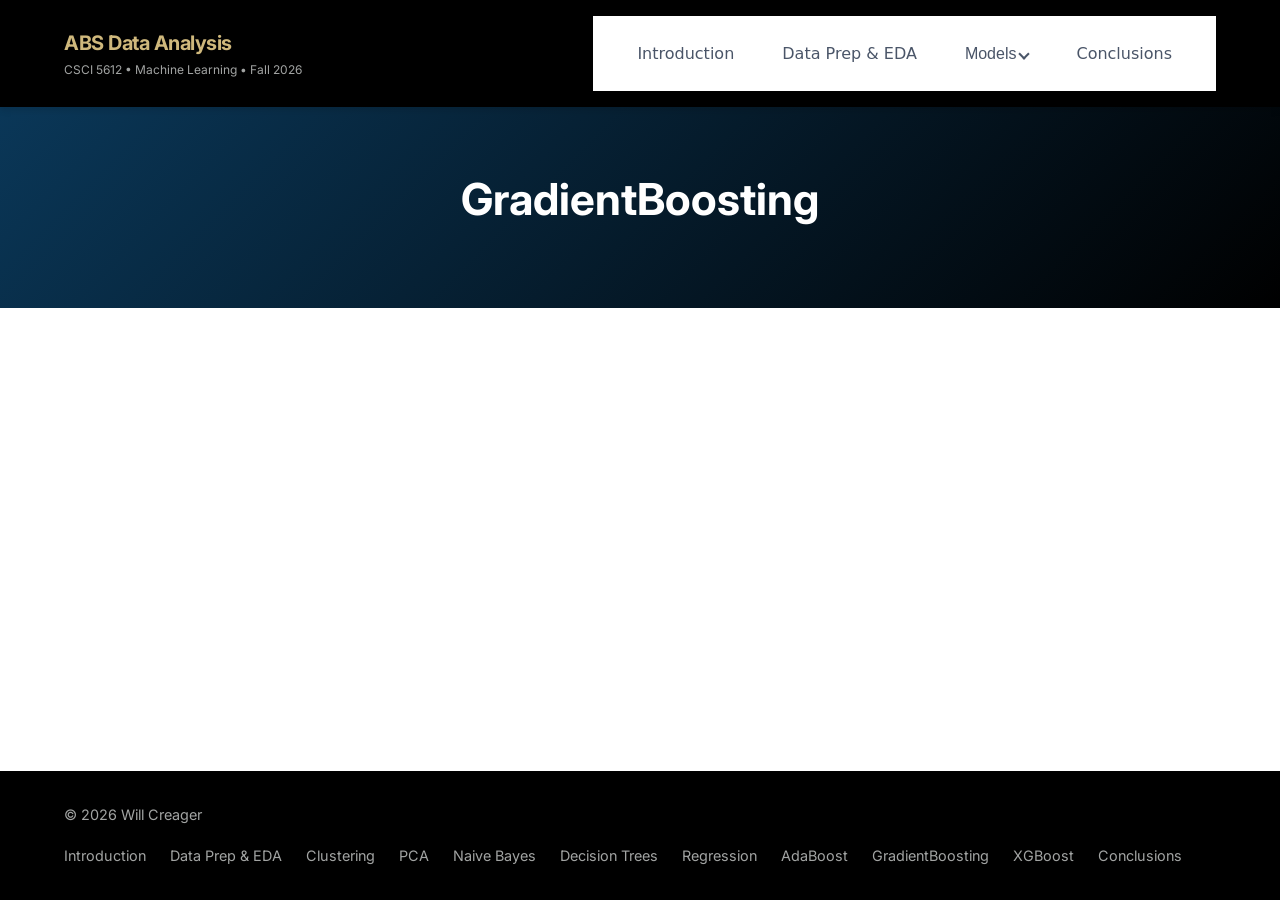
<file: docs/gradientboosting.html>
<!DOCTYPE html>
<html lang="en">
<head>
  <meta charset="UTF-8">
  <meta name="viewport" content="width=device-width, initial-scale=1.0">
  <meta name="description" content="Machine Learning Project - ABS Data Analysis - CU Boulder CSCI 5612">
  <meta name="authors" content="Will Creager">
  <title>Data Prep &amp; EDA | ABS Data Analysis</title>
  <link rel="stylesheet" href="css/styles.css">
  <link rel="preconnect" href="https://fonts.googleapis.com">
  <link rel="preconnect" href="https://fonts.gstatic.com" crossorigin>
  <link href="https://fonts.googleapis.com/css2?family=Inter:wght@400;500;600;700&display=swap" rel="stylesheet">
</head>
<body>

  <!-- Header & Navigation -->
  <header class="header">
    <div class="header-container">
      <div class="logo">
        <div>
          <div class="logo-text">ABS Data Analysis</div>
          <div class="logo-subtext">CSCI 5612 &bull; Machine Learning &bull; Fall 2026</div>
        </div>
      </div>
      
      <nav class="nav">
        <button class="mobile-menu-btn" aria-label="Toggle navigation menu">
          <span></span>
          <span></span>
          <span></span>
        </button>
        <ul class="nav-list">
          <li><a href="index.html" class="nav-link">Introduction</a></li>
          <li><a href="eda.html" class="nav-link">Data Prep &amp; EDA</a></li>
          <!-- Models Dropdown Parent -->
          <li class="dropdown">
            <button class="dropdown-btn" aria-haspopup="true" aria-expanded="false">
              Models <span class="arrow"></span>
            </button>
            <ul class="dropdown-menu">
              <li><a href="clustering.html" class="nav-link">Clustering</a></li>
              <li><a href="pca.html" class="nav-link">PCA</a></li>
              <li><a href="naivebayes.html" class="nav-link">Naive Bayes</a></li>
              <li><a href="dectrees.html" class="nav-link">Decision Trees</a></li>
              <li><a href="regression.html" class="nav-link">Regression</a></li>
              <li><a href="adaboost.html" class="nav-link">AdaBoost</a></li>
              <li><a href="gradientboosting.html" class="nav-link active">GradientBoosting</a></li>
              <li><a href="xgboost.html" class="nav-link">XGBoost</a></li>
            </ul>
          </li>
          <li><a href="conclusions.html" class="nav-link">Conclusions</a></li>
        </ul>
      </nav>
    </div>
  </header>

  <!-- Hero Section -->
  <section class="hero">
    <div class="container">
      <h1>GradientBoosting</h1>
      <p class="hero-subtitle"></p>
      <p></p>
    </div>
  </section>

  <!-- Main Content -->
  <main>


  </main>

  <!-- Footer -->
  <footer class="footer">
    <div class="footer-container">
      <div class="footer-text">
        &copy; 2026 Will Creager
      </div>
      <div class="footer-links">
        <a href="index.html">Introduction</a>
        <a href="eda.html">Data Prep &amp; EDA</a>
        <a href="clustering.html">Clustering</a>
        <a href="pca.html">PCA</a>
        <a href="naivebayes.html">Naive Bayes</a>
        <a href="dectrees.html">Decision Trees</a>
        <a href="regression.html">Regression</a>
        <a href="adaboost.html">AdaBoost</a>
        <a href="gradientboosting.html">GradientBoosting</a>
        <a href="xgboost.html">XGBoost</a>
        <a href="conclusions.html">Conclusions</a>
      </div>
    </div>
  </footer>

  <script src="scripts.js"></script>
</body>
</html>
</file>
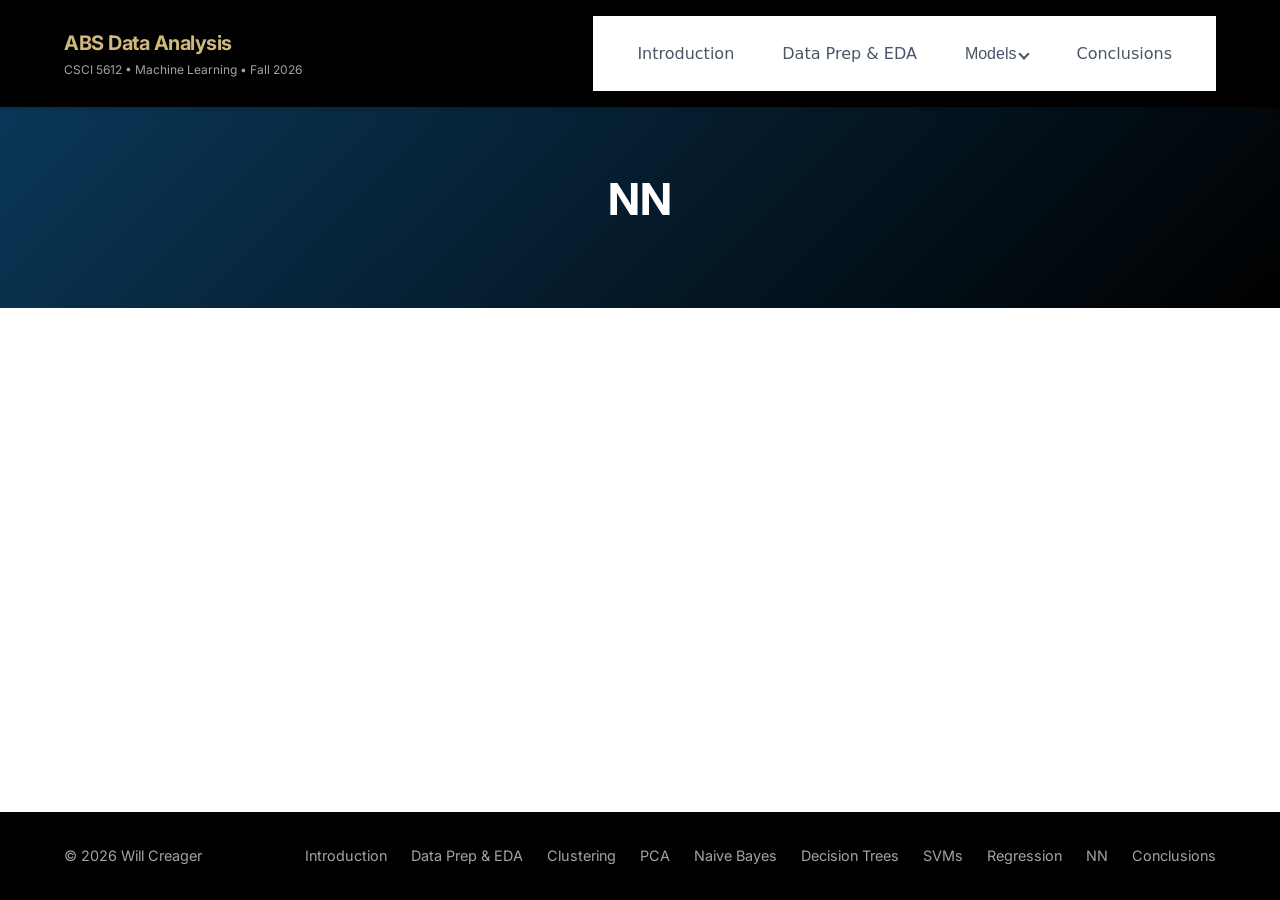
<file: docs/nn.html>
<!DOCTYPE html>
<html lang="en">
<head>
  <meta charset="UTF-8">
  <meta name="viewport" content="width=device-width, initial-scale=1.0">
  <meta name="description" content="Machine Learning Project - ABS Data Analysis - CU Boulder CSCI 5612">
  <meta name="authors" content="Will Creager">
  <title>Data Prep &amp; EDA | ABS Data Analysis</title>
  <link rel="stylesheet" href="css/styles.css">
  <link rel="preconnect" href="https://fonts.googleapis.com">
  <link rel="preconnect" href="https://fonts.gstatic.com" crossorigin>
  <link href="https://fonts.googleapis.com/css2?family=Inter:wght@400;500;600;700&display=swap" rel="stylesheet">
</head>
<body>

  <!-- Header & Navigation -->
  <header class="header">
    <div class="header-container">
      <div class="logo">
        <div>
          <div class="logo-text">ABS Data Analysis</div>
          <div class="logo-subtext">CSCI 5612 &bull; Machine Learning &bull; Fall 2026</div>
        </div>
      </div>
      
      <nav class="nav">
        <button class="mobile-menu-btn" aria-label="Toggle navigation menu">
          <span></span>
          <span></span>
          <span></span>
        </button>
        <ul class="nav-list">
          <li><a href="index.html" class="nav-link ">Introduction</a></li>
          <li><a href="eda.html" class="nav-link">Data Prep &amp; EDA</a></li>
          <!-- Models Dropdown Parent -->
          <li class="dropdown">
            <button class="dropdown-btn" aria-haspopup="true" aria-expanded="false">
              Models <span class="arrow"></span>
            </button>
            <ul class="dropdown-menu">
              <li><a href="clustering.html" class="nav-link">Clustering</a></li>
              <li><a href="pca.html" class="nav-link">PCA</a></li>
              <li><a href="naivebayes.html" class="nav-link">Naive Bayes</a></li>
              <li><a href="dectrees.html" class="nav-link">Decision Trees</a></li>
              <li><a href="svms.html" class="nav-link">SVMs</a></li>
              <li><a href="regression.html" class="nav-link">Regression</a></li>
              <li><a href="nn.html" class="nav-link active">NN</a></li>
            </ul>
          </li>
          <li><a href="conclusions.html" class="nav-link">Conclusions</a></li>
        </ul>
      </nav>
    </div>
  </header>

  <!-- Hero Section -->
  <section class="hero">
    <div class="container">
      <h1>NN</h1>
      <p class="hero-subtitle"></p>
      <p></p>
    </div>
  </section>

  <!-- Main Content -->
  <main>


  </main>

  <!-- Footer -->
  <footer class="footer">
    <div class="footer-container">
      <div class="footer-text">
        &copy; 2026 Will Creager
      </div>
      <div class="footer-links">
        <a href="index.html">Introduction</a>
        <a href="eda.html">Data Prep &amp; EDA</a>
        <a href="clustering.html">Clustering</a>
        <a href="pca.html">PCA</a>
        <a href="naivebayes.html">Naive Bayes</a>
        <a href="dectrees.html">Decision Trees</a>
        <a href="svms.html">SVMs</a>
        <a href="regression.html">Regression</a>
        <a href="nn.html">NN</a>
        <a href="conclusions.html">Conclusions</a>
      </div>
    </div>
  </footer>

  <script src="scripts.js"></script>
</body>
</html>
</file>
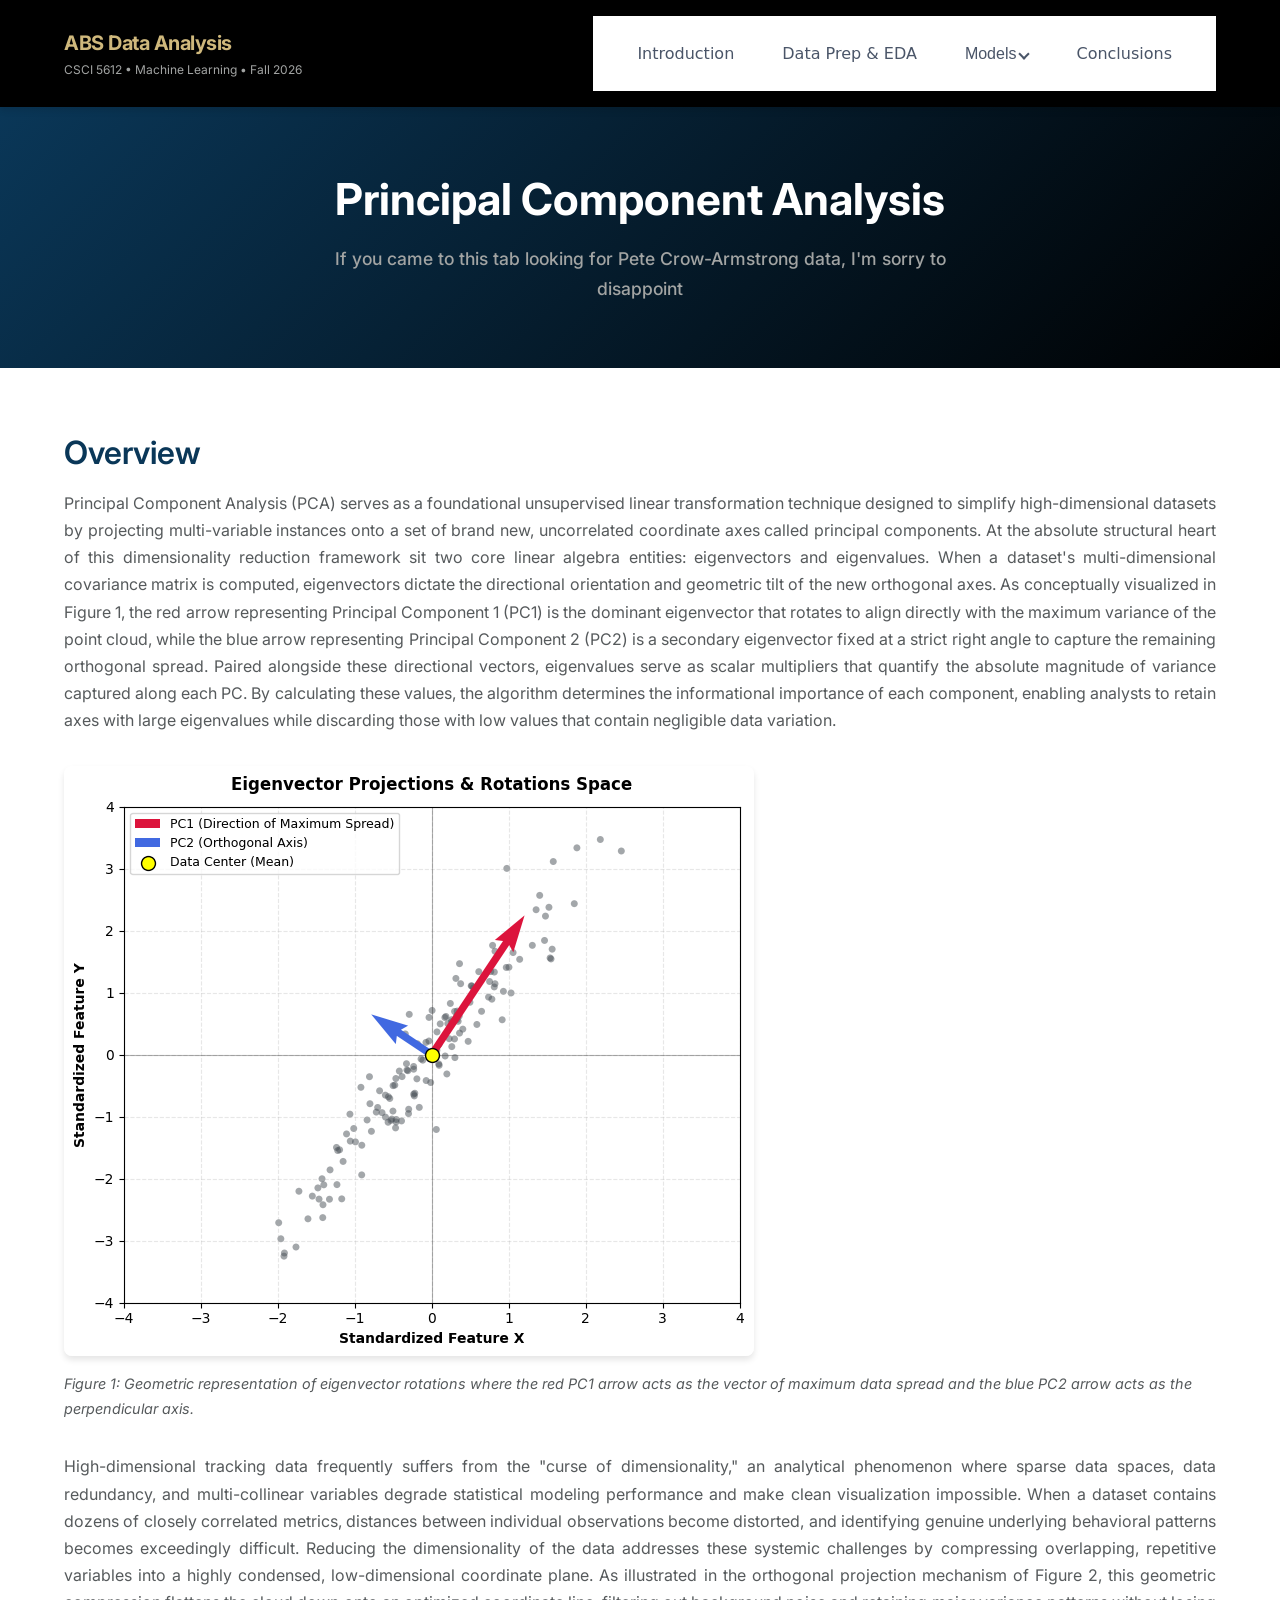
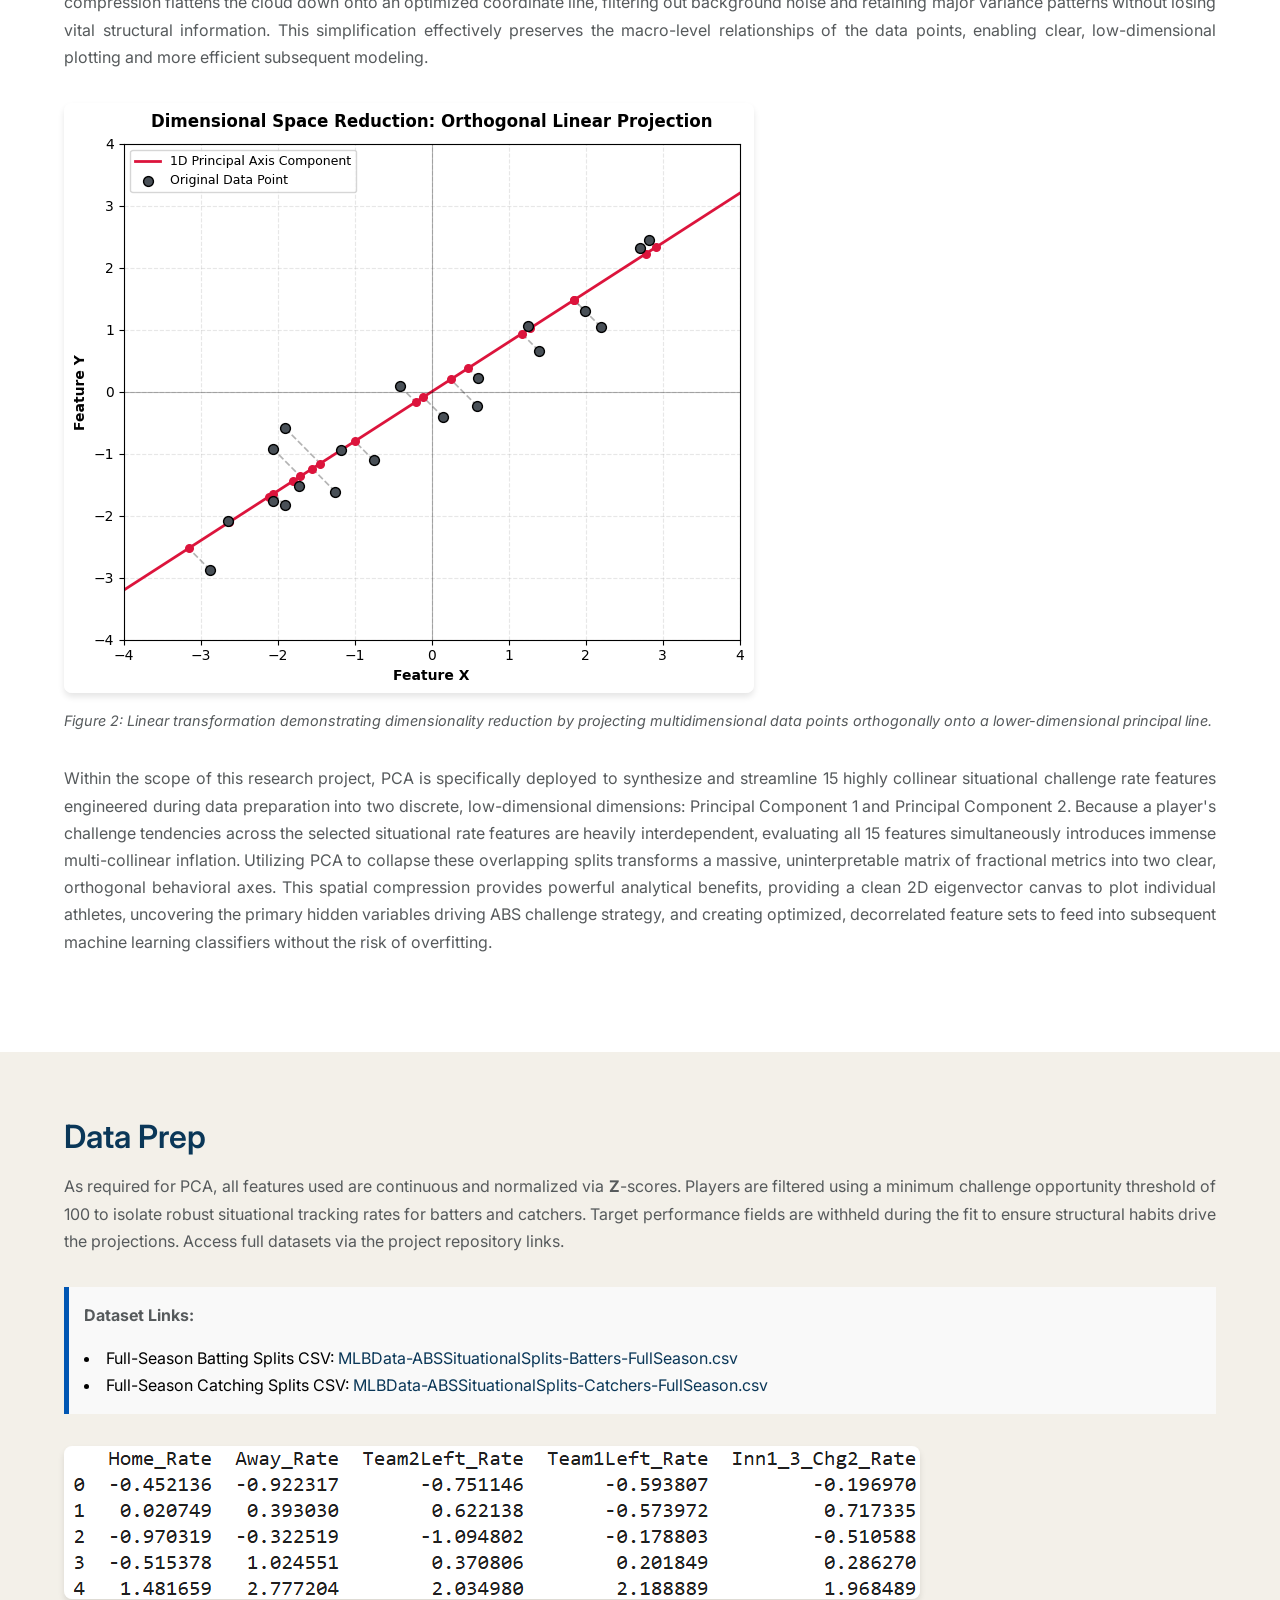
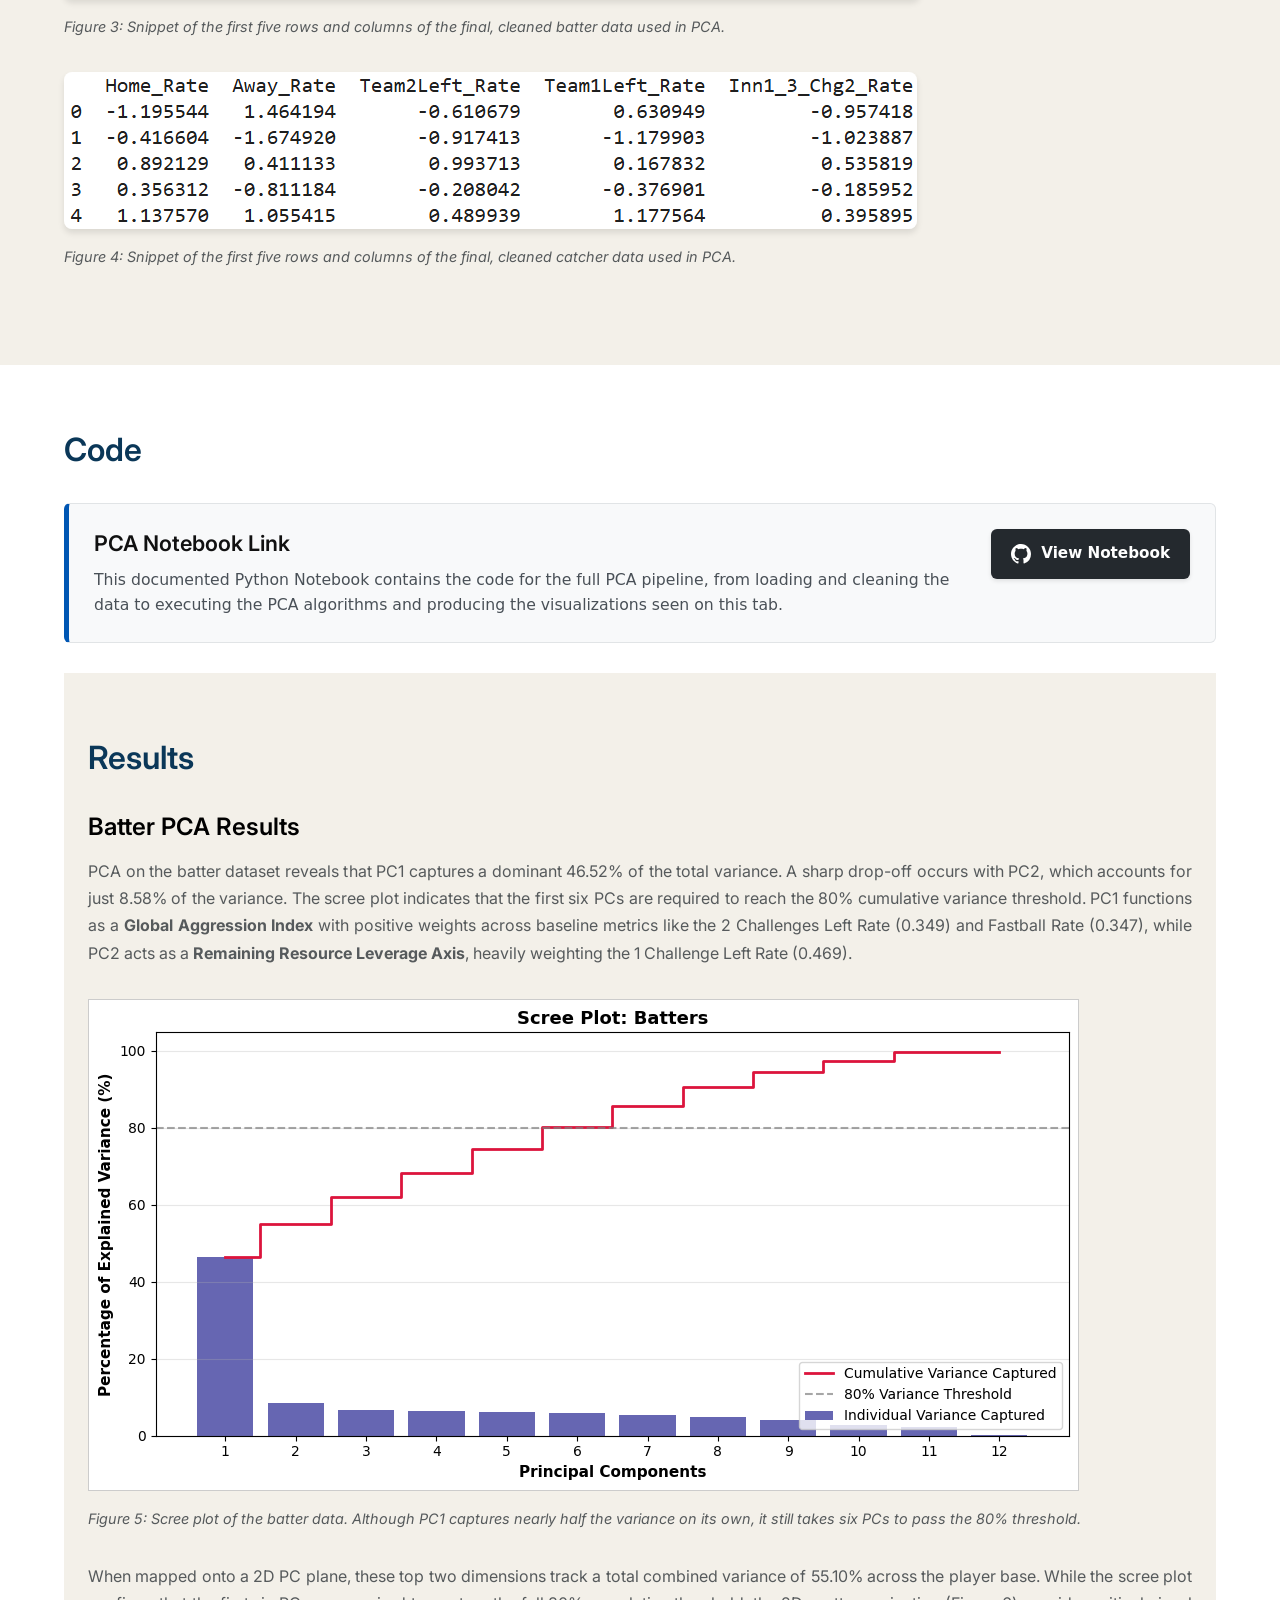
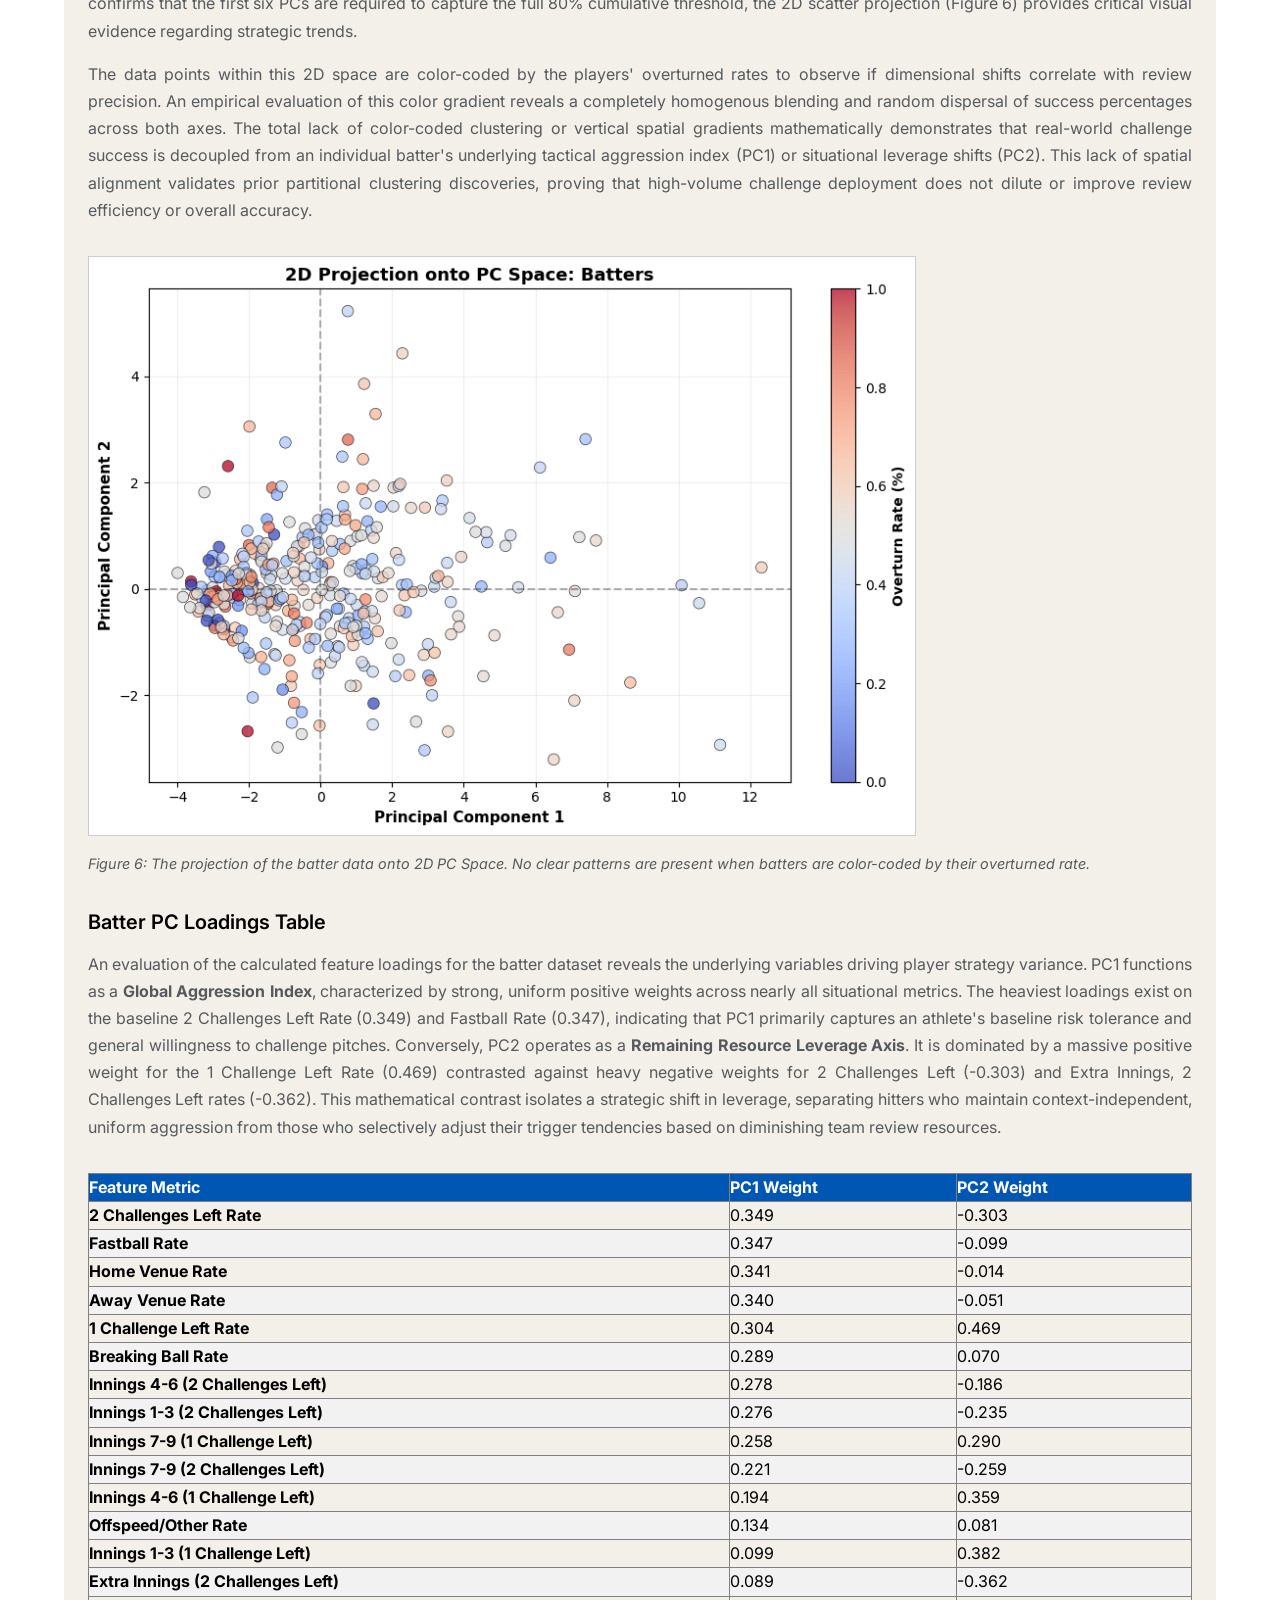
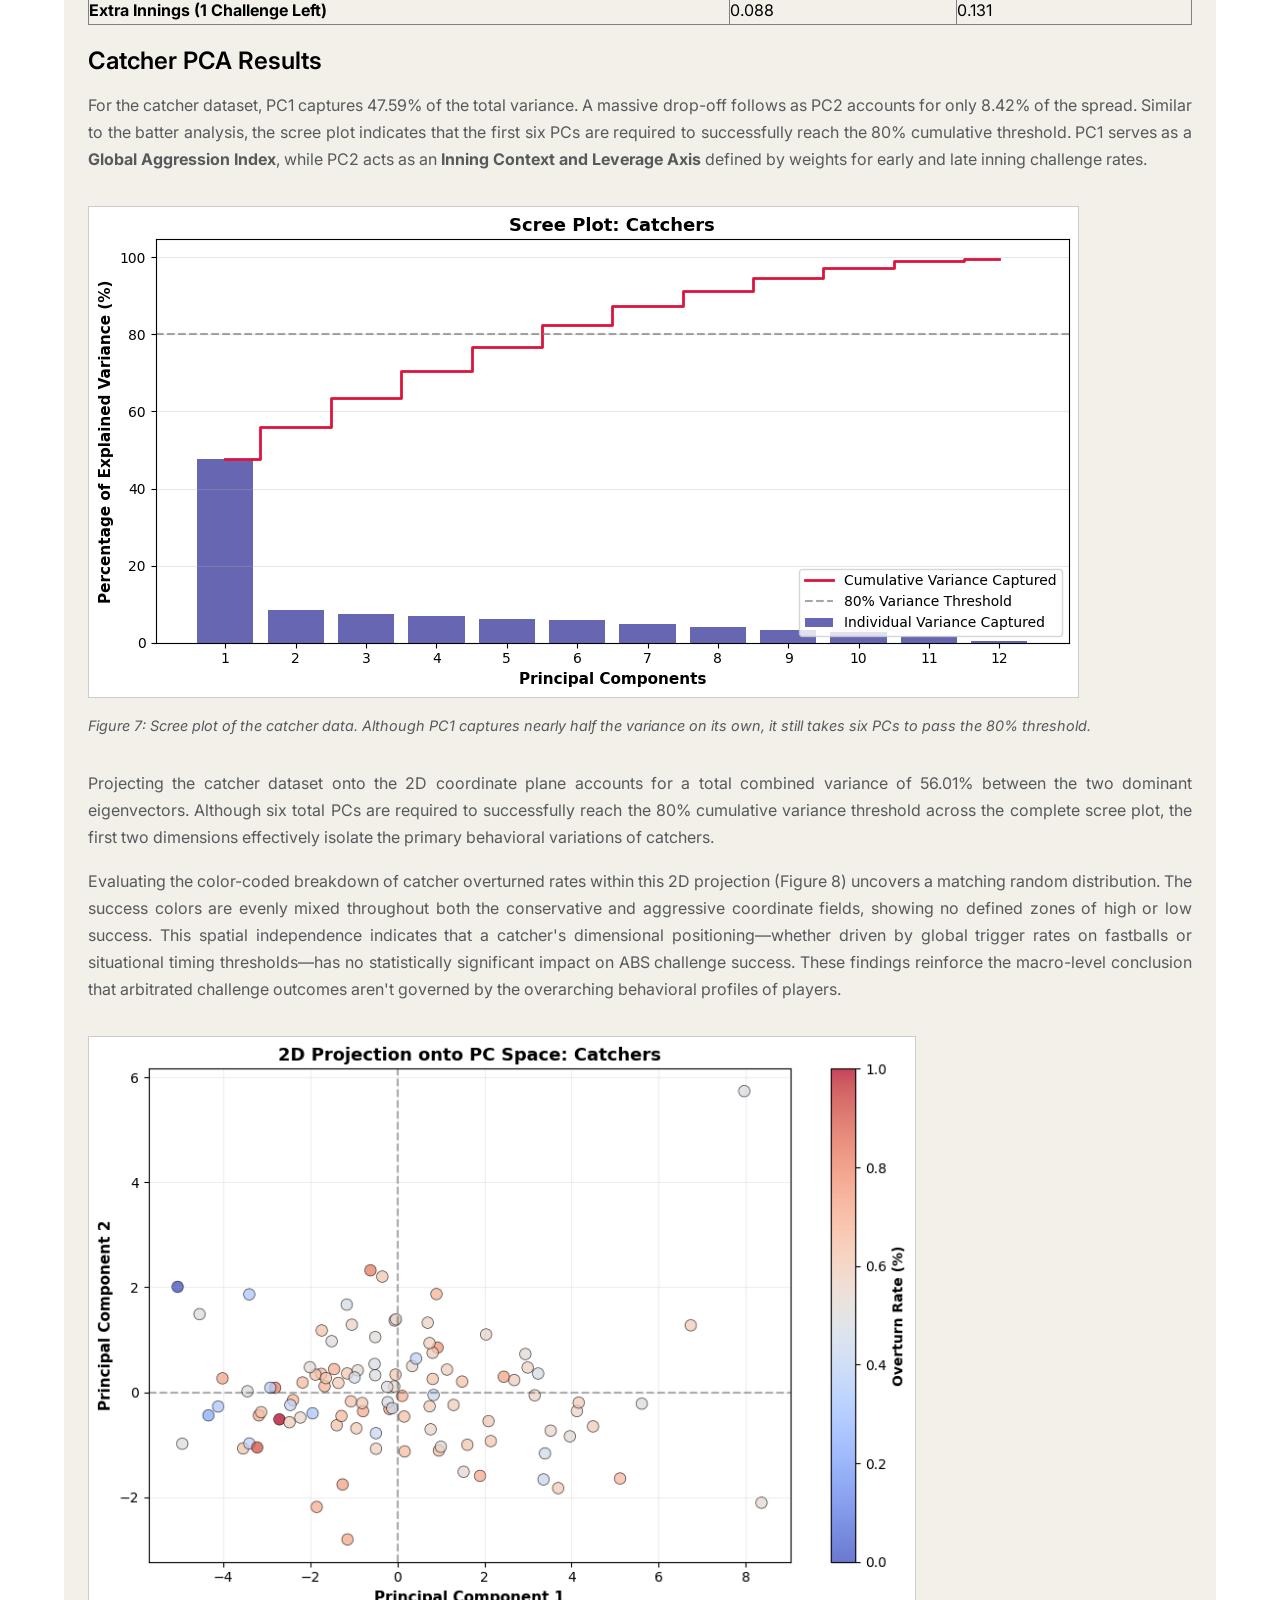
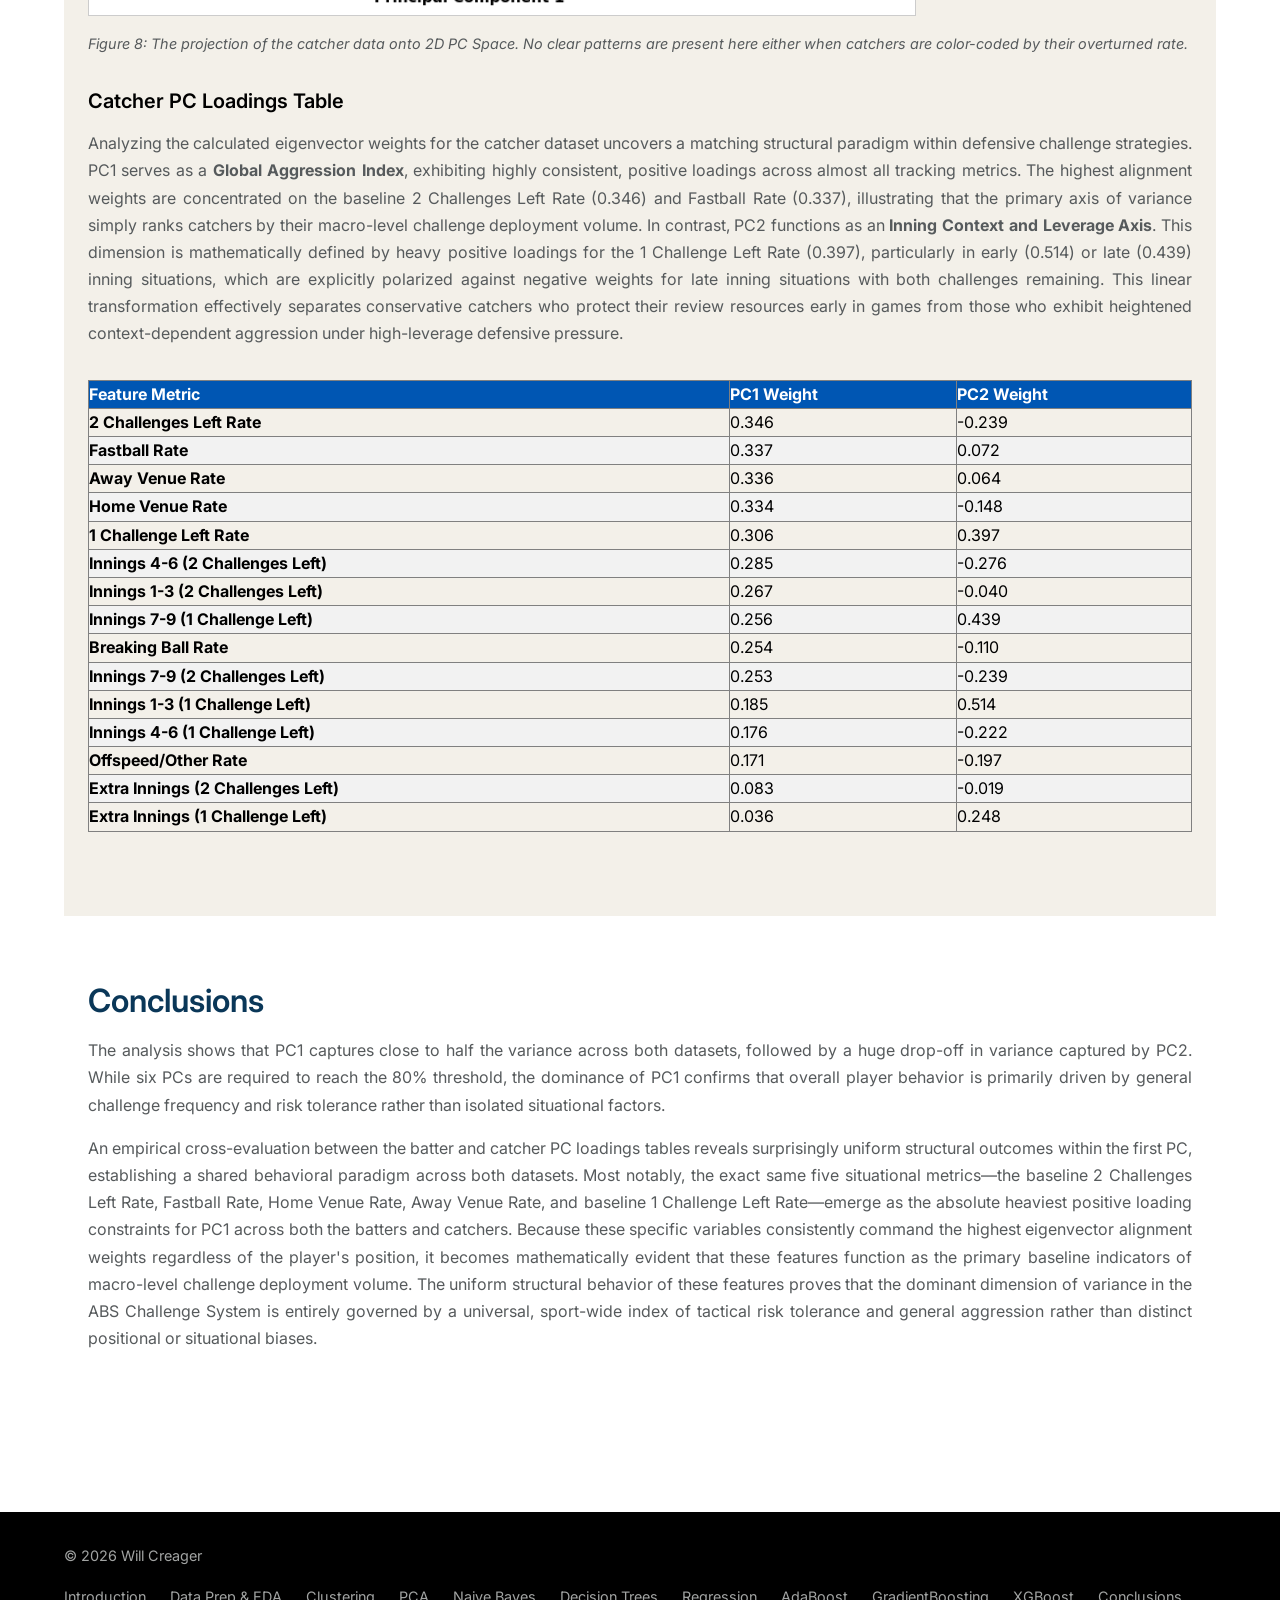
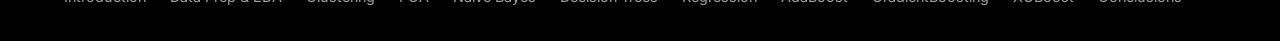
<file: docs/pca.html>
<!DOCTYPE html>
<html lang="en">
<head>
  <meta charset="UTF-8">
  <meta name="viewport" content="width=device-width, initial-scale=1.0">
  <meta name="description" content="Machine Learning Project - ABS Data Analysis - CU Boulder CSCI 5612">
  <meta name="authors" content="Will Creager">
  <title>Data Prep &amp; EDA | ABS Data Analysis</title>
  <link rel="stylesheet" href="css/styles.css">
  <link rel="preconnect" href="https://fonts.googleapis.com">
  <link rel="preconnect" href="https://fonts.gstatic.com" crossorigin>
  <link href="https://fonts.googleapis.com/css2?family=Inter:wght@400;500;600;700&display=swap" rel="stylesheet">
</head>
<body>

  <!-- Header & Navigation -->
  <header class="header">
    <div class="header-container">
      <div class="logo">
        <div>
          <div class="logo-text">ABS Data Analysis</div>
          <div class="logo-subtext">CSCI 5612 &bull; Machine Learning &bull; Fall 2026</div>
        </div>
      </div>
      
      <nav class="nav">
        <button class="mobile-menu-btn" aria-label="Toggle navigation menu">
          <span></span>
          <span></span>
          <span></span>
        </button>
        <ul class="nav-list">
          <li><a href="index.html" class="nav-link ">Introduction</a></li>
          <li><a href="eda.html" class="nav-link">Data Prep &amp; EDA</a></li>
          <!-- Models Dropdown Parent -->
          <li class="dropdown">
            <button class="dropdown-btn" aria-haspopup="true" aria-expanded="false">
              Models <span class="arrow"></span>
            </button>
            <ul class="dropdown-menu">
              <li><a href="clustering.html" class="nav-link">Clustering</a></li>
              <li><a href="pca.html" class="nav-link active">PCA</a></li>
              <li><a href="naivebayes.html" class="nav-link">Naive Bayes</a></li>
              <li><a href="dectrees.html" class="nav-link">Decision Trees</a></li>
              <li><a href="regression.html" class="nav-link">Regression</a></li>
              <li><a href="adaboost.html" class="nav-link active">AdaBoost</a></li>
              <li><a href="gradientboosting.html" class="nav-link">GradientBoosting</a></li>
              <li><a href="xgboost.html" class="nav-link">XGBoost</a></li>
            </ul>
          </li>
          <li><a href="conclusions.html" class="nav-link">Conclusions</a></li>
        </ul>
      </nav>
    </div>
  </header>

  <!-- Hero Section -->
  <section class="hero">
    <div class="container">
      <h1>Principal Component Analysis</h1>
      <p class="hero-subtitle">If you came to this tab looking for Pete Crow-Armstrong data, I'm sorry to disappoint</p>
      <p></p>
    </div>
  </section>

  <!-- Main Content -->
  <main>

    <!-- Overview -->
    <section class="section">
      <div class="container">
        <h2>Overview</h2>

        <div class="content-block">
          <p>
            Principal Component Analysis (PCA) serves as a foundational unsupervised linear transformation technique designed to simplify high-dimensional datasets by projecting multi-variable instances onto a set of brand new, uncorrelated coordinate axes called principal components. At the absolute structural heart of this dimensionality reduction framework sit two core linear algebra entities: eigenvectors and eigenvalues. When a dataset's multi-dimensional covariance matrix is computed, eigenvectors dictate the directional orientation and geometric tilt of the new orthogonal axes. As conceptually visualized in Figure 1, the red arrow representing Principal Component 1 (PC1) is the dominant eigenvector that rotates to align directly with the maximum variance of the point cloud, while the blue arrow representing Principal Component 2 (PC2) is a secondary eigenvector fixed at a strict right angle to capture the remaining orthogonal spread. Paired alongside these directional vectors, eigenvalues serve as scalar multipliers that quantify the absolute magnitude of variance captured along each PC. By calculating these values, the algorithm determines the informational importance of each component, enabling analysts to retain axes with large eigenvalues while discarding those with low values that contain negligible data variation.
          </p>    
        </div>

        <figure style="margin: var(--spacing-lg) auto; text-align: left;">
          <img src="images/figures/pca/EigenvectorProjections.png" alt="Plot of PC1 and PC2" style="max-width: 100%; border-radius: var(--border-radius); box-shadow: var(--shadow-md);">
          <figcaption style="margin-top: var(--spacing-sm); color: var(--cu-dark-gray); font-size: 0.9rem; font-style: italic;">Figure 1: Geometric representation of eigenvector rotations where the red PC1 arrow acts as the vector of maximum data spread and the blue PC2 arrow acts as the perpendicular axis.</figcaption>
        </figure>

        <div class="content-block">
          <p>
            High-dimensional tracking data frequently suffers from the "curse of dimensionality," an analytical phenomenon where sparse data spaces, data redundancy, and multi-collinear variables degrade statistical modeling performance and make clean visualization impossible. When a dataset contains dozens of closely correlated metrics, distances between individual observations become distorted, and identifying genuine underlying behavioral patterns becomes exceedingly difficult. Reducing the dimensionality of the data addresses these systemic challenges by compressing overlapping, repetitive variables into a highly condensed, low-dimensional coordinate plane. As illustrated in the orthogonal projection mechanism of Figure 2, this geometric compression flattens the cloud down onto an optimized coordinate line, filtering out background noise and retaining major variance patterns without losing vital structural information. This simplification effectively preserves the macro-level relationships of the data points, enabling clear, low-dimensional plotting and more efficient subsequent modeling.
          </p>
        </div>

        <figure style="margin: var(--spacing-lg) auto; text-align: left;">
          <img src="images/figures/pca/DimensionReduction.png" alt="Example of dimension reduction" style="max-width: 100%; border-radius: var(--border-radius); box-shadow: var(--shadow-md);">
          <figcaption style="margin-top: var(--spacing-sm); color: var(--cu-dark-gray); font-size: 0.9rem; font-style: italic;">Figure 2: Linear transformation demonstrating dimensionality reduction by projecting multidimensional data points orthogonally onto a lower-dimensional principal line.</figcaption>
        </figure>

        <div class="content-block">
          <p>
            Within the scope of this research project, PCA is specifically deployed to synthesize and streamline 15 highly collinear situational challenge rate features engineered during data preparation into two discrete, low-dimensional dimensions: Principal Component 1 and Principal Component 2. Because a player's challenge tendencies across the selected situational rate features are heavily interdependent, evaluating all 15 features simultaneously introduces immense multi-collinear inflation. Utilizing PCA to collapse these overlapping splits transforms a massive, uninterpretable matrix of fractional metrics into two clear, orthogonal behavioral axes. This spatial compression provides powerful analytical benefits, providing a clean 2D eigenvector canvas to plot individual athletes, uncovering the primary hidden variables driving ABS challenge strategy, and creating optimized, decorrelated feature sets to feed into subsequent machine learning classifiers without the risk of overfitting.
          </p>
        </div>

      </div>
    </section>
    
    <!-- Data Prep -->
    <section class="section section-alt">
      <div class="container">
        <h2>Data Prep</h2>

        <div class="content-block">
          <p>
            As required for PCA, all features used are continuous and normalized via <strong>Z</strong>-scores. Players are filtered using a minimum challenge opportunity threshold of 100 to isolate robust situational tracking rates for batters and catchers. Target performance fields are withheld during the fit to ensure structural habits drive the projections. Access full datasets via the project repository links.
          </p>
          
        </div>

        <div class="dataset-links" style="margin: 20px 0; padding: 15px; background-color: #f9f9f9; border-left: 5px solid #0056b3;">
            <p><strong>Dataset Links:</strong></p>
            <ul>
                <li>Full-Season Batting Splits CSV: <a href="data/csvs/MLBData-ABSSituationalSplits-Batters-FullSeason.csv" target="_blank">MLBData-ABSSituationalSplits-Batters-FullSeason.csv</a></li>
                <li>Full-Season Catching Splits CSV: <a href="data/csvs/MLBData-ABSSituationalSplits-Catchers-FullSeason.csv" target="_blank">MLBData-ABSSituationalSplits-Catchers-FullSeason.csv</a></li>
            </ul>
        </div>

        <figure style="margin: var(--spacing-lg) auto; text-align: left;">
          <img src="images/figures/clustering/FinalData-Batters.png" alt="Final batter data used for PCA" style="max-width: 100%; border-radius: var(--border-radius); box-shadow: var(--shadow-md);">
          <figcaption style="margin-top: var(--spacing-sm); color: var(--cu-dark-gray); font-size: 0.9rem; font-style: italic;">Figure 3: Snippet of the first five rows and columns of the final, cleaned batter data used in PCA.</figcaption>
        </figure>

        <figure style="margin: var(--spacing-lg) auto; text-align: left;">
          <img src="images/figures/clustering/FinalData-Catchers.png" alt="Final catcher data used for PCA" style="max-width: 100%; border-radius: var(--border-radius); box-shadow: var(--shadow-md);">
          <figcaption style="margin-top: var(--spacing-sm); color: var(--cu-dark-gray); font-size: 0.9rem; font-style: italic;">Figure 4: Snippet of the first five rows and columns of the final, cleaned catcher data used in PCA.</figcaption>
        </figure>
        
      </div>
    </section>

    <!-- Code -->
    <section class="section">
      <div class="container">
        <h2>Code</h2>

           <div class="content-block">
          
        </div>
        <!-- START OF NOTEBOOK LINK SECTION -->
        <div class="notebook-header-banner" style="max-width: 1200px; margin: 30px auto; background: #f8f9fa; border: 1px solid #e1e4e6; border-left: 5px solid #0056b3; padding: 25px; border-radius: 6px; font-family: system-ui, -apple-system, sans-serif;">
            <div style="display: flex; justify-content: space-between; align-items: flex-start; flex-wrap: wrap; gap: 20px;">
                <div style="flex: 1; min-width: 300px;">
                    <h3 style="margin: 0 0 10px 0; color: #111; font-size: 1.35rem;">PCA Notebook Link</h3>
                    <p style="margin: 0; font-size: 0.98rem; color: #495057; line-height: 1.6;">
                        This documented Python Notebook contains the code for the full PCA pipeline, from loading and cleaning the data to executing the PCA algorithms and producing the visualizations seen on this tab. 
                    </p>
                </div>
                <div style="display: flex; align-items: center;">
                    <a href="https://github.com/willcreager/willcreager.github.io/blob/main/docs/code/notebooks/ABSAnalysis_PCA.ipynb" target="_blank" rel="noopener noreferrer" style="display: inline-flex; align-items: center; background-color: #24292e; color: #ffffff; text-decoration: none; padding: 12px 20px; font-weight: 600; font-size: 0.95rem; border-radius: 6px; box-shadow: 0 2px 4px rgba(0,0,0,0.1); transition: background-color 0.2s ease, transform 0.2s ease;">
                        <!-- GitHub Icon -->
                        <svg height="20" width="20" viewBox="0 0 16 16" version="1.1" style="fill: #ffffff; margin-right: 10px; vertical-align: middle;">
                            <path fill-rule="evenodd" d="M8 0C3.58 0 0 3.58 0 8c0 3.54 2.29 6.53 5.47 7.59.4.07.55-.17.55-.38 0-.19-.01-.82-.01-1.49-2.01.37-2.53-.49-2.69-.94-.09-.23-.48-.94-.82-1.13-.28-.15-.68-.52-.01-.53.63-.01 1.08.58 1.23.82.72 1.21 1.87.87 2.33.66.07-.52.28-.87.51-1.07-1.78-.2-3.64-.89-3.64-3.95 0-.87.31-1.59.82-2.15-.08-.2-.36-1.02.08-2.12 0 0 .67-.21 2.2.82.64-.18 1.32-.27 2-.27.68 0 1.36.09 2 .27 1.53-1.04 2.2-.82 2.2-.82.44 1.1.16 1.92.08 2.12.51.56.82 1.27.82 2.15 0 3.07-1.87 3.75-3.65 3.95.29.25.54.73.54 1.48 0 1.07-.01 1.93-.01 2.2 0 .21.15.46.55.38A8.013 8.013 0 0016 8c0-4.42-3.58-8-8-8z"></path>
                        </svg>
                        View Notebook
                    </a>
                </div>
            </div>
        </div>
        <!-- END OF NOTEBOOK LINK SECTION -

      </div>
    </section>
    
    <!-- Results -->
    <section class="section section-alt">
      <div class="container">
        <h2>Results</h2>

        <div class="content-block">
          
        </div>

        <!-- Batter PCA Results Grid -->
        <h3>Batter PCA Results</h3>
        <div class="content-block">
          <p>
            PCA on the batter dataset reveals that PC1 captures a dominant 46.52% of the total variance. A sharp drop-off occurs with PC2, which accounts for just 8.58% of the variance. The scree plot indicates that the first six PCs are required to reach the 80% cumulative variance threshold. PC1 functions as a <strong>Global Aggression Index</strong> with positive weights across baseline metrics like the 2 Challenges Left Rate (0.349) and Fastball Rate (0.347), while PC2 acts as a <strong>Remaining Resource Leverage Axis</strong>, heavily weighting the 1 Challenge Left Rate (0.469).
          </p>
            
        </div>
        
        <figure style="margin: var(--spacing-lg) auto; text-align: left;">
            <img src="images/figures/pca/ScreePlot-Batters.png" alt="Batter Scree Plot" style="max-width: 100%; height: auto; border: 1px solid #ccc; margin-bottom: 5px;">
            <figcaption style="margin-top: var(--spacing-sm); color: var(--cu-dark-gray); font-size: 0.9rem; font-style: italic;">Figure 5: Scree plot of the batter data. Although PC1 captures nearly half the variance on its own, it still takes six PCs to pass the 80% threshold.</figcaption>
        </figure>

        <div class="content-block">
          <p>
            When mapped onto a 2D PC plane, these top two dimensions track a total combined variance of 55.10% across the player base. While the scree plot confirms that the first six PCs are required to capture the full 80% cumulative threshold, the 2D scatter projection (Figure 6) provides critical visual evidence regarding strategic trends. 
          </p>
          <p>
            The data points within this 2D space are color-coded by the players' overturned rates to observe if dimensional shifts correlate with review precision. An empirical evaluation of this color gradient reveals a completely homogenous blending and random dispersal of success percentages across both axes. The total lack of color-coded clustering or vertical spatial gradients mathematically demonstrates that real-world challenge success is decoupled from an individual batter's underlying tactical aggression index (PC1) or situational leverage shifts (PC2). This lack of spatial alignment validates prior partitional clustering discoveries, proving that high-volume challenge deployment does not dilute or improve review efficiency or overall accuracy.
          </p>
        </div>
    
        <figure style="margin: var(--spacing-lg) auto; text-align: left;">
            <img src="images/figures/pca/2DPCSpace-Batters.png" alt="Batter K-Means Scatter Matrix" style="max-width: 75%; height: auto; border: 1px solid #ccc; margin-bottom: 5px;">
            <figcaption style="margin-top: var(--spacing-sm); color: var(--cu-dark-gray); font-size: 0.9rem; font-style: italic;">Figure 6: The projection of the batter data onto 2D PC Space. No clear patterns are present when batters are color-coded by their overturned rate.</figcaption>
        </figure>
    
        <h4>Batter PC Loadings Table</h4>
        <div class="content-block">
          <p>
            An evaluation of the calculated feature loadings for the batter dataset reveals the underlying variables driving player strategy variance. PC1 functions as a <strong>Global Aggression Index</strong>, characterized by strong, uniform positive weights across nearly all situational metrics. The heaviest loadings exist on the baseline 2 Challenges Left Rate (0.349) and Fastball Rate (0.347), indicating that PC1 primarily captures an athlete's baseline risk tolerance and general willingness to challenge pitches. Conversely, PC2 operates as a <strong>Remaining Resource Leverage Axis</strong>. It is dominated by a massive positive weight for the 1 Challenge Left Rate (0.469) contrasted against heavy negative weights for 2 Challenges Left (-0.303) and Extra Innings, 2 Challenges Left rates (-0.362). This mathematical contrast isolates a strategic shift in leverage, separating hitters who maintain context-independent, uniform aggression from those who selectively adjust their trigger tendencies based on diminishing team review resources.
          </p>
        </div>
        <div class="table-responsive" style="margin: 20px 0; overflow-x: auto;">
            <table border="1" class="table table-striped table-hover" style="width: 100%; border-collapse: collapse; text-align: left; padding: 8px;">
                <thead style="background-color: #0056b3; color: white;">
                    <tr>
                        <th>Feature Metric</th>
                        <th>PC1 Weight</th>
                        <th>PC2 Weight</th>
                    </tr>
                </thead>
                <tbody>
                    <tr><td><strong>2 Challenges Left Rate</strong></td><td>0.349</td><td>-0.303</td></tr>
                    <tr style="background-color: #f2f2f2;"><td><strong>Fastball Rate</strong></td><td>0.347</td><td>-0.099</td></tr>
                    <tr><td><strong>Home Venue Rate</strong></td><td>0.341</td><td>-0.014</td></tr>
                    <tr style="background-color: #f2f2f2;"><td><strong>Away Venue Rate</strong></td><td>0.340</td><td>-0.051</td></tr>
                    <tr><td><strong>1 Challenge Left Rate</strong></td><td>0.304</td><td>0.469</td></tr>
                    <tr style="background-color: #f2f2f2;"><td><strong>Breaking Ball Rate</strong></td><td>0.289</td><td>0.070</td></tr>
                    <tr><td><strong>Innings 4-6 (2 Challenges Left)</strong></td><td>0.278</td><td>-0.186</td></tr>
                    <tr style="background-color: #f2f2f2;"><td><strong>Innings 1-3 (2 Challenges Left)</strong></td><td>0.276</td><td>-0.235</td></tr>
                    <tr><td><strong>Innings 7-9 (1 Challenge Left)</strong></td><td>0.258</td><td>0.290</td></tr>
                    <tr style="background-color: #f2f2f2;"><td><strong>Innings 7-9 (2 Challenges Left)</strong></td><td>0.221</td><td>-0.259</td></tr>
                    <tr><td><strong>Innings 4-6 (1 Challenge Left)</strong></td><td>0.194</td><td>0.359</td></tr>
                    <tr style="background-color: #f2f2f2;"><td><strong>Offspeed/Other Rate</strong></td><td>0.134</td><td>0.081</td></tr>
                    <tr><td><strong>Innings 1-3 (1 Challenge Left)</strong></td><td>0.099</td><td>0.382</td></tr>
                    <tr style="background-color: #f2f2f2;"><td><strong>Extra Innings (2 Challenges Left)</strong></td><td>0.089</td><td>-0.362</td></tr>
                    <tr><td><strong>Extra Innings (1 Challenge Left)</strong></td><td>0.088</td><td>0.131</td></tr>
                </tbody>
            </table>
        </div>

        <!-- Catcher PCA Results Grid -->
        <h3>Catcher PCA Results</h3>
        <div class="content-block">
          <p>
            For the catcher dataset, PC1 captures 47.59% of the total variance. A massive drop-off follows as PC2 accounts for only 8.42% of the spread. Similar to the batter analysis, the scree plot indicates that the first six PCs are required to successfully reach the 80% cumulative threshold. PC1 serves as a <strong>Global Aggression Index</strong>, while PC2 acts as an <strong>Inning Context and Leverage Axis</strong> defined by weights for early and late inning challenge rates.
          </p>
            
        </div>
    
        <figure style="margin: var(--spacing-lg) auto; text-align: left;">
            <img src="images/figures/pca/ScreePlot-Catchers.png" alt="Catcher Scree Plot" style="max-width: 100%; height: auto; border: 1px solid #ccc; margin-bottom: 5px;">
            <figcaption style="margin-top: var(--spacing-sm); color: var(--cu-dark-gray); font-size: 0.9rem; font-style: italic;">Figure 7: Scree plot of the catcher data. Although PC1 captures nearly half the variance on its own, it still takes six PCs to pass the 80% threshold.</figcaption>
        </figure>

        <div class="content-block">
          <p>
            Projecting the catcher dataset onto the 2D coordinate plane accounts for a total combined variance of 56.01% between the two dominant eigenvectors. Although six total PCs are required to successfully reach the 80% cumulative variance threshold across the complete scree plot, the first two dimensions effectively isolate the primary behavioral variations of catchers.
          </p>
          <p>
            Evaluating the color-coded breakdown of catcher overturned rates within this 2D projection (Figure 8) uncovers a matching random distribution. The success colors are evenly mixed throughout both the conservative and aggressive coordinate fields, showing no defined zones of high or low success. This spatial independence indicates that a catcher's dimensional positioning—whether driven by global trigger rates on fastballs or situational timing thresholds—has no statistically significant impact on ABS challenge success. These findings reinforce the macro-level conclusion that arbitrated challenge outcomes aren't governed by the overarching behavioral profiles of players.
          </p>
        </div>
    
        <figure style="margin: var(--spacing-lg) auto; text-align: left;">
            <img src="images/figures/pca/2DPCSpace-Catchers.png" alt="Catcher K-Means Scatter Matrix" style="max-width: 75%; height: auto; border: 1px solid #ccc; margin-bottom: 5px;">
            <figcaption style="margin-top: var(--spacing-sm); color: var(--cu-dark-gray); font-size: 0.9rem; font-style: italic;">Figure 8: The projection of the catcher data onto 2D PC Space. No clear patterns are present here either when catchers are color-coded by their overturned rate.</figcaption>
        </figure>
    
    
        <h4>Catcher PC Loadings Table</h4>
        <div class="content-block">
          <p>
            Analyzing the calculated eigenvector weights for the catcher dataset uncovers a matching structural paradigm within defensive challenge strategies. PC1 serves as a <strong>Global Aggression Index</strong>, exhibiting highly consistent, positive loadings across almost all tracking metrics. The highest alignment weights are concentrated on the baseline 2 Challenges Left Rate (0.346) and Fastball Rate (0.337), illustrating that the primary axis of variance simply ranks catchers by their macro-level challenge deployment volume. In contrast, PC2 functions as an <strong>Inning Context and Leverage Axis</strong>. This dimension is mathematically defined by heavy positive loadings for the 1 Challenge Left Rate (0.397), particularly in early (0.514) or late (0.439) inning situations, which are explicitly polarized against negative weights for late inning situations with both challenges remaining. This linear transformation effectively separates conservative catchers who protect their review resources early in games from those who exhibit heightened context-dependent aggression under high-leverage defensive pressure.
          </p>
        </div>
        <div class="table-responsive" style="margin: 20px 0; overflow-x: auto;">
            <table border="1" class="table table-striped table-hover" style="width: 100%; border-collapse: collapse; text-align: left; padding: 8px;">
                <thead style="background-color: #0056b3; color: white;">
                    <tr>
                        <th>Feature Metric</th>
                        <th>PC1 Weight</th>
                        <th>PC2 Weight</th>
                    </tr>
                </thead>
                <tbody>
                    <tr><td><strong>2 Challenges Left Rate</strong></td><td>0.346</td><td>-0.239</td></tr>
                    <tr style="background-color: #f2f2f2;"><td><strong>Fastball Rate</strong></td><td>0.337</td><td>0.072</td></tr>
                    <tr><td><strong>Away Venue Rate</strong></td><td>0.336</td><td>0.064</td></tr>
                    <tr style="background-color: #f2f2f2;"><td><strong>Home Venue Rate</strong></td><td>0.334</td><td>-0.148</td></tr>
                    <tr><td><strong>1 Challenge Left Rate</strong></td><td>0.306</td><td>0.397</td></tr>
                    <tr style="background-color: #f2f2f2;"><td><strong>Innings 4-6 (2 Challenges Left)</strong></td><td>0.285</td><td>-0.276</td></tr>
                    <tr><td><strong>Innings 1-3 (2 Challenges Left)</strong></td><td>0.267</td><td>-0.040</td></tr>
                    <tr style="background-color: #f2f2f2;"><td><strong>Innings 7-9 (1 Challenge Left)</strong></td><td>0.256</td><td>0.439</td></tr>
                    <tr><td><strong>Breaking Ball Rate</strong></td><td>0.254</td><td>-0.110</td></tr>
                    <tr style="background-color: #f2f2f2;"><td><strong>Innings 7-9 (2 Challenges Left)</strong></td><td>0.253</td><td>-0.239</td></tr>
                    <tr><td><strong>Innings 1-3 (1 Challenge Left)</strong></td><td>0.185</td><td>0.514</td></tr>
                    <tr style="background-color: #f2f2f2;"><td><strong>Innings 4-6 (1 Challenge Left)</strong></td><td>0.176</td><td>-0.222</td></tr>
                    <tr><td><strong>Offspeed/Other Rate</strong></td><td>0.171</td><td>-0.197</td></tr>
                    <tr style="background-color: #f2f2f2;"><td><strong>Extra Innings (2 Challenges Left)</strong></td><td>0.083</td><td>-0.019</td></tr>
                    <tr><td><strong>Extra Innings (1 Challenge Left)</strong></td><td>0.036</td><td>0.248</td></tr>
                </tbody>
            </table>
        </div>
        
      </div>
    </section>

    <!-- Conclusions -->
    <section class="section">
      <div class="container">
        <h2>Conclusions</h2>

        <div class="content-block">
          <p>
            The analysis shows that PC1 captures close to half the variance across both datasets, followed by a huge drop-off in variance captured by PC2. While six PCs are required to reach the 80% threshold, the dominance of PC1 confirms that overall player behavior is primarily driven by general challenge frequency and risk tolerance rather than isolated situational factors.
          </p>
          <p>
            An empirical cross-evaluation between the batter and catcher PC loadings tables reveals surprisingly uniform structural outcomes within the first PC, establishing a shared behavioral paradigm across both datasets. Most notably, the exact same five situational metrics—the baseline 2 Challenges Left Rate, Fastball Rate, Home Venue Rate, Away Venue Rate, and baseline 1 Challenge Left Rate—emerge as the absolute heaviest positive loading constraints for PC1 across both the batters and catchers. Because these specific variables consistently command the highest eigenvector alignment weights regardless of the player's position, it becomes mathematically evident that these features function as the primary baseline indicators of macro-level challenge deployment volume. The uniform structural behavior of these features proves that the dominant dimension of variance in the ABS Challenge System is entirely governed by a universal, sport-wide index of tactical risk tolerance and general aggression rather than distinct positional or situational biases.
          </p>
          
        </div>

      </div>
    </section>


  </main>

  <!-- Footer -->
  <footer class="footer">
    <div class="footer-container">
      <div class="footer-text">
        &copy; 2026 Will Creager
      </div>
      <div class="footer-links">
        <a href="index.html">Introduction</a>
        <a href="eda.html">Data Prep &amp; EDA</a>
        <a href="clustering.html">Clustering</a>
        <a href="pca.html">PCA</a>
        <a href="naivebayes.html">Naive Bayes</a>
        <a href="dectrees.html">Decision Trees</a>
        <a href="regression.html">Regression</a>
        <a href="adaboost.html">AdaBoost</a>
        <a href="gradientboosting.html">GradientBoosting</a>
        <a href="xgboost.html">XGBoost</a>
        <a href="conclusions.html">Conclusions</a>
      </div>
    </div>
  </footer>

  <script src="scripts.js"></script>
</body>
</html>
</file>
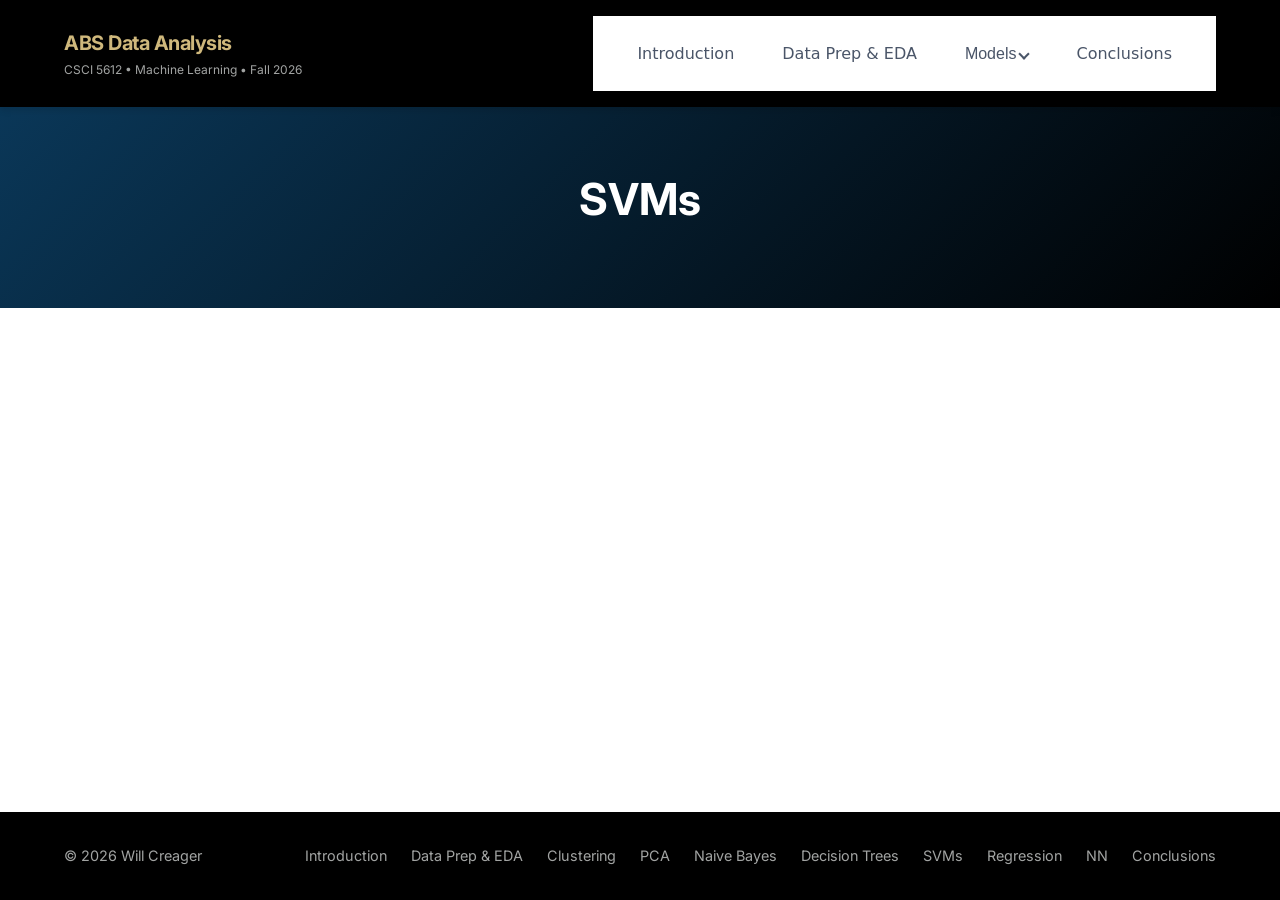
<file: docs/svms.html>
<!DOCTYPE html>
<html lang="en">
<head>
  <meta charset="UTF-8">
  <meta name="viewport" content="width=device-width, initial-scale=1.0">
  <meta name="description" content="Machine Learning Project - ABS Data Analysis - CU Boulder CSCI 5612">
  <meta name="authors" content="Will Creager">
  <title>Data Prep &amp; EDA | ABS Data Analysis</title>
  <link rel="stylesheet" href="css/styles.css">
  <link rel="preconnect" href="https://fonts.googleapis.com">
  <link rel="preconnect" href="https://fonts.gstatic.com" crossorigin>
  <link href="https://fonts.googleapis.com/css2?family=Inter:wght@400;500;600;700&display=swap" rel="stylesheet">
</head>
<body>

  <!-- Header & Navigation -->
  <header class="header">
    <div class="header-container">
      <div class="logo">
        <div>
          <div class="logo-text">ABS Data Analysis</div>
          <div class="logo-subtext">CSCI 5612 &bull; Machine Learning &bull; Fall 2026</div>
        </div>
      </div>
      
      <nav class="nav">
        <button class="mobile-menu-btn" aria-label="Toggle navigation menu">
          <span></span>
          <span></span>
          <span></span>
        </button>
        <ul class="nav-list">
          <li><a href="index.html" class="nav-link ">Introduction</a></li>
          <li><a href="eda.html" class="nav-link">Data Prep &amp; EDA</a></li>
          <!-- Models Dropdown Parent -->
          <li class="dropdown">
            <button class="dropdown-btn" aria-haspopup="true" aria-expanded="false">
              Models <span class="arrow"></span>
            </button>
            <ul class="dropdown-menu">
              <li><a href="clustering.html" class="nav-link">Clustering</a></li>
              <li><a href="pca.html" class="nav-link">PCA</a></li>
              <li><a href="naivebayes.html" class="nav-link">Naive Bayes</a></li>
              <li><a href="dectrees.html" class="nav-link">Decision Trees</a></li>
              <li><a href="svms.html" class="nav-link active">SVMs</a></li>
              <li><a href="regression.html" class="nav-link">Regression</a></li>
              <li><a href="nn.html" class="nav-link">NN</a></li>
            </ul>
          </li>
          <li><a href="conclusions.html" class="nav-link">Conclusions</a></li>
        </ul>
      </nav>
    </div>
  </header>

  <!-- Hero Section -->
  <section class="hero">
    <div class="container">
      <h1>SVMs</h1>
      <p class="hero-subtitle"></p>
      <p></p>
    </div>
  </section>

  <!-- Main Content -->
  <main>


  </main>

  <!-- Footer -->
  <footer class="footer">
    <div class="footer-container">
      <div class="footer-text">
        &copy; 2026 Will Creager
      </div>
      <div class="footer-links">
        <a href="index.html">Introduction</a>
        <a href="eda.html">Data Prep &amp; EDA</a>
        <a href="clustering.html">Clustering</a>
        <a href="pca.html">PCA</a>
        <a href="naivebayes.html">Naive Bayes</a>
        <a href="dectrees.html">Decision Trees</a>
        <a href="svms.html">SVMs</a>
        <a href="regression.html">Regression</a>
        <a href="nn.html">NN</a>
        <a href="conclusions.html">Conclusions</a>
      </div>
    </div>
  </footer>

  <script src="scripts.js"></script>
</body>
</html>
</file>
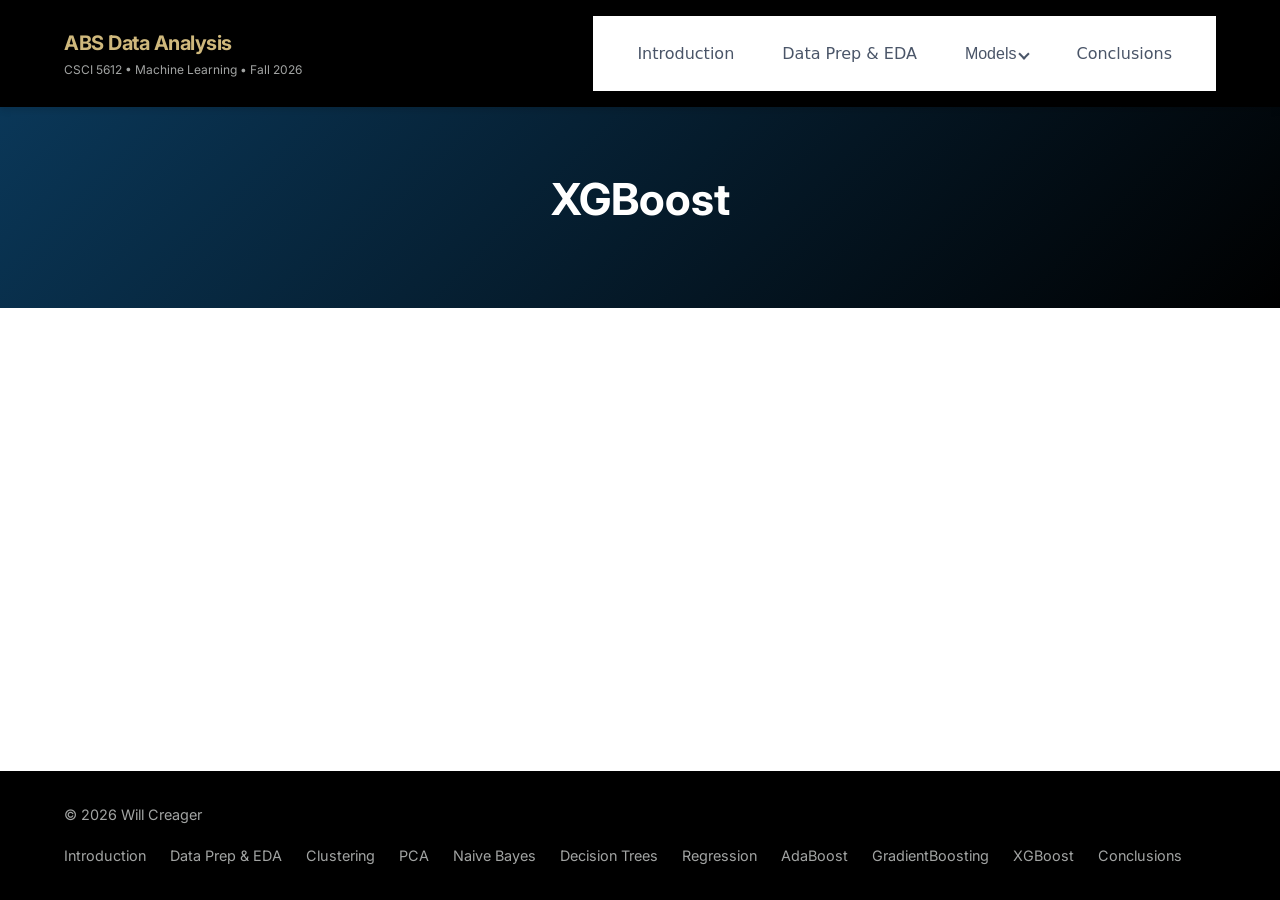
<file: docs/xgboost.html>
<!DOCTYPE html>
<html lang="en">
<head>
  <meta charset="UTF-8">
  <meta name="viewport" content="width=device-width, initial-scale=1.0">
  <meta name="description" content="Machine Learning Project - ABS Data Analysis - CU Boulder CSCI 5612">
  <meta name="authors" content="Will Creager">
  <title>Data Prep &amp; EDA | ABS Data Analysis</title>
  <link rel="stylesheet" href="css/styles.css">
  <link rel="preconnect" href="https://fonts.googleapis.com">
  <link rel="preconnect" href="https://fonts.gstatic.com" crossorigin>
  <link href="https://fonts.googleapis.com/css2?family=Inter:wght@400;500;600;700&display=swap" rel="stylesheet">
</head>
<body>

  <!-- Header & Navigation -->
  <header class="header">
    <div class="header-container">
      <div class="logo">
        <div>
          <div class="logo-text">ABS Data Analysis</div>
          <div class="logo-subtext">CSCI 5612 &bull; Machine Learning &bull; Fall 2026</div>
        </div>
      </div>
      
      <nav class="nav">
        <button class="mobile-menu-btn" aria-label="Toggle navigation menu">
          <span></span>
          <span></span>
          <span></span>
        </button>
        <ul class="nav-list">
          <li><a href="index.html" class="nav-link">Introduction</a></li>
          <li><a href="eda.html" class="nav-link">Data Prep &amp; EDA</a></li>
          <!-- Models Dropdown Parent -->
          <li class="dropdown">
            <button class="dropdown-btn" aria-haspopup="true" aria-expanded="false">
              Models <span class="arrow"></span>
            </button>
            <ul class="dropdown-menu">
              <li><a href="clustering.html" class="nav-link">Clustering</a></li>
              <li><a href="pca.html" class="nav-link">PCA</a></li>
              <li><a href="naivebayes.html" class="nav-link">Naive Bayes</a></li>
              <li><a href="dectrees.html" class="nav-link">Decision Trees</a></li>
              <li><a href="regression.html" class="nav-link">Regression</a></li>
              <li><a href="adaboost.html" class="nav-link">AdaBoost</a></li>
              <li><a href="gradientboosting.html" class="nav-link">GradientBoosting</a></li>
              <li><a href="xgboost.html" class="nav-link active">XGBoost</a></li>
            </ul>
          </li>
          <li><a href="conclusions.html" class="nav-link">Conclusions</a></li>
        </ul>
      </nav>
    </div>
  </header>

  <!-- Hero Section -->
  <section class="hero">
    <div class="container">
      <h1>XGBoost</h1>
      <p class="hero-subtitle"></p>
      <p></p>
    </div>
  </section>

  <!-- Main Content -->
  <main>


  </main>

  <!-- Footer -->
  <footer class="footer">
    <div class="footer-container">
      <div class="footer-text">
        &copy; 2026 Will Creager
      </div>
      <div class="footer-links">
        <a href="index.html">Introduction</a>
        <a href="eda.html">Data Prep &amp; EDA</a>
        <a href="clustering.html">Clustering</a>
        <a href="pca.html">PCA</a>
        <a href="naivebayes.html">Naive Bayes</a>
        <a href="dectrees.html">Decision Trees</a>
        <a href="regression.html">Regression</a>
        <a href="adaboost.html">AdaBoost</a>
        <a href="gradientboosting.html">GradientBoosting</a>
        <a href="xgboost.html">XGBoost</a>
        <a href="conclusions.html">Conclusions</a>
      </div>
    </div>
  </footer>

  <script src="scripts.js"></script>
</body>
</html>
</file>
<file: docs/css/styles.css>
/* ---------- CSS Variables (CU Boulder Colors) ---------- */
:root {
  /* Primary Colors */
  --cu-gold: #CFB87C;
  --black: #000000;
  --white: #FFFFFF;
  --cu-dark-gray: #565A5C;
  --cu-light-gray: #A2A4A3;
  
  /* Secondary Colors */
  --cu-accessible-gold: #8D7334;
  --cu-sky-blue: #096FAE;
  --cu-light-gold: #F3F0E9;
  --cu-dark-blue: #0A3758;
  --cu-light-blue: #EEF5F8;
  
  /* Typography */
  --font-primary: 'Inter', -apple-system, BlinkMacSystemFont, 'Segoe UI', Roboto, Oxygen, Ubuntu, sans-serif;
  --font-heading: 'Inter', -apple-system, BlinkMacSystemFont, 'Segoe UI', Roboto, Oxygen, Ubuntu, sans-serif;
  
  /* Spacing */
  --spacing-xs: 0.5rem;
  --spacing-sm: 1rem;
  --spacing-md: 1.5rem;
  --spacing-lg: 2rem;
  --spacing-xl: 3rem;
  --spacing-xxl: 4rem;
  
  /* Layout */
  --max-width: 1200px;
  --border-radius: 8px;
  --border-radius-lg: 12px;
  
  /* Transitions */
  --transition-fast: 0.2s ease;
  --transition-normal: 0.3s ease;
  
  /* Shadows */
  --shadow-sm: 0 1px 3px rgba(0, 0, 0, 0.1);
  --shadow-md: 0 4px 6px rgba(0, 0, 0, 0.1);
  --shadow-lg: 0 10px 25px rgba(0, 0, 0, 0.1);
}

/* ---------- Reset & Base ---------- */
*, *::before, *::after {
  box-sizing: border-box;
  margin: 0;
  padding: 0;
}

html {
  scroll-behavior: smooth;
  font-size: 16px;
}

body {
  font-family: var(--font-primary);
  font-size: 1rem;
  line-height: 1.7;
  color: var(--black);
  background-color: var(--white);
  min-height: 100vh;
  display: flex;
  flex-direction: column;
}

img {
  max-width: 100%;
  height: auto;
  display: block;
}

a {
  color: var(--cu-dark-blue);
  text-decoration: none;
  transition: color var(--transition-fast);
}

a:hover {
  color: var(--cu-accessible-gold);
}

ul, ol {
  list-style-position: inside;
}

/* ---------- Typography ---------- */
h1, h2, h3, h4, h5, h6 {
  font-family: var(--font-heading);
  font-weight: 600;
  line-height: 1.3;
  color: var(--black);
  margin-bottom: var(--spacing-sm);
}

h1 {
  font-size: 2.5rem;
  font-weight: 700;
}

h2 {
  font-size: 2rem;
  color: var(--cu-dark-blue);
}

h3 {
  font-size: 1.5rem;
}

h4 {
  font-size: 1.25rem;
}

p {
  margin-bottom: var(--spacing-sm);
  color: var(--cu-dark-gray);
}

/* ---------- Layout Utilities ---------- */
.container {
  width: 100%;
  max-width: var(--max-width);
  margin: 0 auto;
  padding: 0 var(--spacing-md);
}

.section {
  padding: var(--spacing-xxl) 0;
}

.section-alt {
  background-color: var(--cu-light-gold);
}

.section-blue {
  background-color: var(--cu-light-blue);
}

/* ---------- Header & Navigation ---------- */
.header {
  background-color: var(--black);
  position: sticky;
  top: 0;
  z-index: 1000;
  box-shadow: var(--shadow-md);
}

.header-container {
  display: flex;
  justify-content: space-between;
  align-items: center;
  padding: var(--spacing-sm) var(--spacing-md);
  max-width: var(--max-width);
  margin: 0 auto;
}

.logo {
  display: flex;
  align-items: center;
  gap: var(--spacing-sm);
}

.logo-text {
  color: var(--cu-gold);
  font-size: 1.25rem;
  font-weight: 700;
  letter-spacing: -0.5px;
}

.logo-subtext {
  color: var(--cu-light-gray);
  font-size: 0.75rem;
  font-weight: 400;
}

/* Navigation */
.nav {
  display: flex;
  align-items: center;
}

.nav-list {
  display: flex;
  list-style: none;
  gap: var(--spacing-xs);
}

.nav-link {
  display: block;
  padding: var(--spacing-xs) var(--spacing-sm);
  color: var(--white);
  font-size: 0.9rem;
  font-weight: 500;
  border-radius: var(--border-radius);
  transition: all var(--transition-fast);
}

.nav-link:hover {
  color: var(--cu-gold);
  background-color: rgba(207, 184, 124, 0.1);
}

.nav-link.active {
  color: var(--black);
  background-color: var(--cu-gold);
}

.nav-link.disabled {
  color: var(--white);
  cursor: pointer;
  opacity: 1;
}

.nav-link.disabled:hover {
  color: var(--cu-gold);
  background-color: rgba(207, 184, 124, 0.1);
}

/* Mobile Menu Button */
.mobile-menu-btn {
  display: none;
  flex-direction: column;
  justify-content: center;
  gap: 5px;
  background: none;
  border: none;
  cursor: pointer;
  padding: var(--spacing-xs);
}

.mobile-menu-btn span {
  display: block;
  width: 25px;
  height: 2px;
  background-color: var(--cu-gold);
  transition: all var(--transition-fast);
}

/* ---------- Hero Section ---------- */
.hero {
  background: linear-gradient(135deg, var(--cu-dark-blue) 0%, var(--black) 100%);
  color: var(--white);
  padding: var(--spacing-xxl) 0;
  text-align: center;
}

.hero h1 {
  color: var(--white);
  font-size: 2.75rem;
  margin-bottom: var(--spacing-sm);
}

.hero-subtitle {
  color: var(--cu-gold);
  font-size: 1.25rem;
  font-weight: 500;
  margin-bottom: var(--spacing-md);
}

.hero p {
  color: var(--cu-light-gray);
  font-size: 1.1rem;
  max-width: 700px;
  margin: 0 auto;
}

/* ---------- Content Sections ---------- */
.content-section {
  padding: var(--spacing-xl) 0;
}

.content-section h2 {
  margin-bottom: var(--spacing-lg);
  padding-bottom: var(--spacing-sm);
  border-bottom: 3px solid var(--cu-gold);
  display: inline-block;
}

.content-block {
  margin-bottom: var(--spacing-lg);
}

.content-block h3 {
  color: var(--cu-dark-blue);
  margin-bottom: var(--spacing-sm);
}

.content-block p {
  text-align: justify;
}

/* ---------- Cards ---------- */
.card-grid {
  display: grid;
  grid-template-columns: repeat(auto-fit, minmax(300px, 1fr));
  gap: var(--spacing-lg);
}

.card {
  background-color: var(--white);
  border-radius: var(--border-radius-lg);
  box-shadow: var(--shadow-md);
  overflow: hidden;
  transition: transform var(--transition-normal), box-shadow var(--transition-normal);
}

.card:hover {
  transform: translateY(-5px);
  box-shadow: var(--shadow-lg);
}

.card-header {
  background: linear-gradient(135deg, var(--cu-dark-blue) 0%, var(--black) 100%);
  padding: var(--spacing-lg);
  text-align: center;
}

.card-body {
  padding: var(--spacing-lg);
}

/* Team Cards */
.team-card {
  text-align: center;
}

.team-card .card-header {
  padding: var(--spacing-xl) var(--spacing-lg) var(--spacing-lg);
}

.team-photo {
  width: 150px;
  height: 150px;
  border-radius: 50%;
  object-fit: cover;
  border: 4px solid var(--cu-gold);
  margin: 0 auto;
  background-color: var(--cu-light-gray);
}

.team-name {
  color: var(--black);
  font-size: 1.25rem;
  margin-bottom: var(--spacing-xs);
  margin-top: var(--spacing-sm);
}

.team-role {
  display: inline-block;
  background-color: var(--cu-gold);
  color: var(--black);
  padding: 0.25rem 0.75rem;
  border-radius: 20px;
  font-size: 0.85rem;
  font-weight: 600;
  margin-bottom: var(--spacing-sm);
}

.team-bio {
  color: var(--cu-dark-gray);
  font-size: 0.95rem;
  margin-bottom: var(--spacing-md);
}

.team-links {
  display: flex;
  justify-content: center;
  gap: var(--spacing-sm);
}

.team-links a {
  display: flex;
  align-items: center;
  justify-content: center;
  width: 40px;
  height: 40px;
  border-radius: 50%;
  background-color: var(--cu-light-gold);
  color: var(--cu-dark-blue);
  transition: all var(--transition-fast);
}

.team-links a:hover {
  background-color: var(--cu-gold);
  color: var(--black);
}

.team-links svg {
  width: 20px;
  height: 20px;
}

/* ---------- Research Questions ---------- */
.questions-list {
  counter-reset: question-counter;
  list-style: none;
}

.question-item {
  counter-increment: question-counter;
  padding: var(--spacing-md);
  margin-bottom: var(--spacing-sm);
  background-color: var(--white);
  border-left: 4px solid var(--cu-gold);
  border-radius: 0 var(--border-radius) var(--border-radius) 0;
  box-shadow: var(--shadow-sm);
  transition: all var(--transition-fast);
  min-height: 60px;
}

.question-item:hover {
  border-left-color: var(--cu-dark-blue);
  box-shadow: var(--shadow-md);
}

.question-item::before {
  content: "Q" counter(question-counter);
  display: inline-block;
  background-color: var(--cu-dark-blue);
  color: var(--white);
  font-weight: 700;
  font-size: 0.8rem;
  padding: 0.2rem 0.5rem;
  border-radius: var(--border-radius);
  margin-right: var(--spacing-sm);
}

.question-item h4 {
  display: inline;
  font-size: 1rem;
  font-weight: 500;
  color: var(--cu-dark-gray);
}

/* ---------- Proposal Overview ---------- */
.proposal-section {
  margin-bottom: var(--spacing-xl);
}

.proposal-section h3 {
  color: var(--cu-dark-blue);
  margin-bottom: var(--spacing-md);
  display: flex;
  align-items: center;
  gap: var(--spacing-sm);
}

.proposal-section h3::before {
  content: "";
  display: inline-block;
  width: 4px;
  height: 24px;
  background-color: var(--cu-gold);
  border-radius: 2px;
}

.bullet-list {
  list-style: none;
  padding-left: var(--spacing-md);
}

.bullet-list li {
  position: relative;
  padding-left: var(--spacing-md);
  margin-bottom: var(--spacing-sm);
  color: var(--cu-dark-gray);
  min-height: 1.5rem;
}

.bullet-list li::before {
  content: "";
  position: absolute;
  left: 0;
  top: 0.6rem;
  width: 8px;
  height: 8px;
  background-color: var(--cu-gold);
  border-radius: 50%;
}

/* ---------- Data Sources Table ---------- */
.data-table {
  width: 100%;
  border-collapse: collapse;
  margin-top: var(--spacing-md);
  background-color: var(--white);
  border-radius: var(--border-radius);
  overflow: hidden;
  box-shadow: var(--shadow-sm);
}

.data-table th,
.data-table td {
  padding: var(--spacing-sm) var(--spacing-md);
  text-align: left;
  border-bottom: 1px solid var(--cu-light-gray);
}

.data-table th {
  background-color: var(--cu-dark-blue);
  color: var(--white);
  font-weight: 600;
  font-size: 0.9rem;
}

.data-table tr:last-child td {
  border-bottom: none;
}

.data-table tr:hover td {
  background-color: var(--cu-light-gold);
}

/* ---------- Placeholder / Coming Soon ---------- */
.placeholder-content {
  text-align: center;
  padding: var(--spacing-xxl);
}

.placeholder-icon {
  font-size: 4rem;
  margin-bottom: var(--spacing-md);
  opacity: 0.5;
}

.placeholder-content h2 {
  color: var(--cu-dark-gray);
  margin-bottom: var(--spacing-sm);
}

.placeholder-content p {
  color: var(--cu-light-gray);
  font-size: 1.1rem;
}

.milestone-badge {
  display: inline-block;
  background-color: var(--cu-gold);
  color: var(--black);
  padding: 0.5rem 1rem;
  border-radius: 20px;
  font-weight: 600;
  font-size: 0.9rem;
  margin-top: var(--spacing-md);
}

/* ---------- Figure / Image Placeholders ---------- */
.figure-placeholder {
  background-color: var(--cu-light-blue);
  border: 2px dashed var(--cu-light-gray);
  border-radius: var(--border-radius);
  padding: var(--spacing-xl);
  text-align: center;
  margin: var(--spacing-lg) 0;
}

.figure-placeholder p {
  color: var(--cu-dark-gray);
  font-style: italic;
}

/* ---------- Footer ---------- */
.footer {
  background-color: var(--black);
  color: var(--cu-light-gray);
  padding: var(--spacing-lg) 0;
  margin-top: auto;
}

.footer-container {
  display: flex;
  justify-content: space-between;
  align-items: center;
  max-width: var(--max-width);
  margin: 0 auto;
  padding: 0 var(--spacing-md);
  flex-wrap: wrap;
  gap: var(--spacing-sm);
}

.footer-text {
  font-size: 0.9rem;
}

.footer-text a {
  color: var(--cu-gold);
}

.footer-text a:hover {
  color: var(--white);
}

.footer-links {
  display: flex;
  gap: var(--spacing-md);
}

.footer-links a {
  color: var(--cu-light-gray);
  font-size: 0.9rem;
}

.footer-links a:hover {
  color: var(--cu-gold);
}

/* ---------- Responsive Design ---------- */
@media (max-width: 768px) {
  html {
    font-size: 15px;
  }
  
  h1 {
    font-size: 2rem;
  }
  
  h2 {
    font-size: 1.5rem;
  }
  
  .hero h1 {
    font-size: 2rem;
  }
  
  .hero-subtitle {
    font-size: 1.1rem;
  }
  
  /* Mobile Navigation */
  .mobile-menu-btn {
    display: flex;
  }
  
  .nav-list {
    position: fixed;
    top: 60px;
    left: 0;
    right: 0;
    background-color: var(--black);
    flex-direction: column;
    padding: var(--spacing-md);
    gap: var(--spacing-xs);
    transform: translateY(-150%);
    opacity: 0;
    transition: all var(--transition-normal);
    box-shadow: var(--shadow-lg);
  }
  
  .nav-list.active {
    transform: translateY(0);
    opacity: 1;
  }
  
  .nav-link {
    padding: var(--spacing-sm);
    text-align: center;
  }
  
  /* Stat Grid */
  .stat-grid {
    grid-template-columns: repeat(2, 1fr);
  }

  .stat-grid-3 {
    grid-template-columns: 1fr;
  }

  .callout-grid {
    grid-template-columns: 1fr;
  }

  .pipeline-flow {
    flex-direction: column;
  }

  .pipeline-arrow {
    transform: rotate(90deg);
    padding: var(--spacing-xs) 0;
  }

  /* Cards */
  .card-grid {
    grid-template-columns: 1fr;
  }
  
  /* Footer */
  .footer-container {
    flex-direction: column;
    text-align: center;
  }
  
  .footer-links {
    flex-wrap: wrap;
    justify-content: center;
  }
}

@media (max-width: 480px) {
  .container {
    padding: 0 var(--spacing-sm);
  }
  
  .section {
    padding: var(--spacing-xl) 0;
  }
  
  .team-photo {
    width: 120px;
    height: 120px;
  }
}

/* ---------- Stat Grid (EDA Page) ---------- */
.stat-grid {
  display: grid;
  grid-template-columns: repeat(4, 1fr);
  gap: var(--spacing-md);
  margin-bottom: var(--spacing-xl);
}

.stat-card {
  background: linear-gradient(135deg, var(--cu-dark-blue) 0%, var(--black) 100%);
  color: var(--white);
  text-align: center;
  padding: var(--spacing-lg) var(--spacing-md);
  border-radius: var(--border-radius-lg);
  box-shadow: var(--shadow-md);
}

.stat-number {
  font-size: 2.5rem;
  font-weight: 700;
  line-height: 1.2;
  color: var(--cu-gold);
}

.stat-label {
  font-size: 0.9rem;
  color: var(--cu-light-gray);
  margin-top: var(--spacing-xs);
}

/* ---------- Figure Container (EDA Page) ---------- */
.figure-container {
  margin: var(--spacing-lg) 0;
  text-align: center;
}

.figure-container img {
  max-width: 100%;
  border-radius: var(--border-radius);
  box-shadow: var(--shadow-md);
  margin: 0 auto;
}

.figure-container figcaption {
  margin-top: var(--spacing-sm);
  color: var(--cu-dark-gray);
  font-size: 0.9rem;
  font-style: italic;
}

/* ---------- Data Table Extras (EDA Page) ---------- */
.table-subheader td {
  background-color: var(--cu-light-gold);
  font-weight: 700;
  font-size: 0.95rem;
  color: var(--cu-dark-blue);
  padding: var(--spacing-sm) var(--spacing-md);
  border-bottom: 2px solid var(--cu-gold);
}

.value-negative {
  color: #c0392b;
  font-weight: 600;
}

.value-positive {
  color: #2471a3;
  font-weight: 600;
}

.table-wrapper {
  overflow-x: auto;
  margin: var(--spacing-md) 0;
}

/* ---------- Pipeline Flow Diagram ---------- */
.pipeline-flow {
  display: flex;
  align-items: center;
  justify-content: center;
  gap: 0;
  margin: var(--spacing-xl) 0;
  flex-wrap: wrap;
}

.pipeline-sources {
  display: flex;
  flex-direction: column;
  gap: var(--spacing-sm);
}

.pipeline-node {
  background: linear-gradient(135deg, var(--cu-dark-blue) 0%, var(--black) 100%);
  color: var(--white);
  padding: var(--spacing-sm) var(--spacing-md);
  border-radius: var(--border-radius);
  text-align: center;
  font-size: 0.85rem;
  font-weight: 600;
  box-shadow: var(--shadow-md);
  min-width: 200px;
}

.pipeline-node .node-dim {
  color: var(--cu-gold);
  font-size: 0.8rem;
  font-weight: 400;
  display: block;
  margin-top: 2px;
}

.pipeline-arrow {
  font-size: 2rem;
  color: var(--cu-gold);
  padding: 0 var(--spacing-md);
  font-weight: 700;
  line-height: 1;
}

.pipeline-result {
  background: linear-gradient(135deg, var(--cu-accessible-gold) 0%, var(--cu-gold) 100%);
  color: var(--black);
  padding: var(--spacing-md) var(--spacing-lg);
  border-radius: var(--border-radius-lg);
  text-align: center;
  font-weight: 700;
  font-size: 1rem;
  box-shadow: var(--shadow-lg);
  border: 2px solid var(--cu-accessible-gold);
}

.pipeline-result .node-dim {
  color: var(--cu-dark-blue);
  font-size: 0.85rem;
  font-weight: 500;
  display: block;
  margin-top: 4px;
}

/* ---------- Callout Cards ---------- */
.callout-grid {
  display: grid;
  grid-template-columns: repeat(2, 1fr);
  gap: var(--spacing-lg);
  margin: var(--spacing-lg) 0;
}

.callout-card {
  background-color: var(--white);
  border-left: 4px solid var(--cu-gold);
  border-radius: 0 var(--border-radius) var(--border-radius) 0;
  padding: var(--spacing-md) var(--spacing-lg);
  box-shadow: var(--shadow-sm);
}

.callout-card h4 {
  color: var(--cu-dark-blue);
  margin-bottom: var(--spacing-xs);
  font-size: 1rem;
}

.callout-card p {
  font-size: 0.9rem;
  margin-bottom: 0;
}

.callout-tag {
  display: inline-block;
  background-color: var(--cu-dark-blue);
  color: var(--white);
  font-size: 0.7rem;
  font-weight: 700;
  padding: 0.15rem 0.5rem;
  border-radius: var(--border-radius);
  margin-bottom: var(--spacing-xs);
  text-transform: uppercase;
  letter-spacing: 0.5px;
}

/* ---------- 3-Column Stat Grid ---------- */
.stat-grid-3 {
  display: grid;
  grid-template-columns: repeat(3, 1fr);
  gap: var(--spacing-md);
  margin: var(--spacing-lg) 0;
}

/* ---------- Skewness & Tag Colors ---------- */
.skew-before {
  color: #c0392b;
  font-weight: 700;
  font-size: 1.05em;
}

.skew-after {
  color: #1a8a5c;
  font-weight: 700;
  font-size: 1.05em;
}

.tag-retained {
  display: inline-block;
  background-color: #1a8a5c;
  color: var(--white);
  font-size: 0.75rem;
  font-weight: 700;
  padding: 0.2rem 0.6rem;
  border-radius: var(--border-radius);
  letter-spacing: 0.3px;
}

.tag-dropped {
  display: inline-block;
  background-color: #c0392b;
  color: var(--white);
  font-size: 0.75rem;
  font-weight: 700;
  padding: 0.2rem 0.6rem;
  border-radius: var(--border-radius);
  letter-spacing: 0.3px;
}

/* ---------- Methods Page: Model Tabs ---------- */
.model-tabs {
  margin: var(--spacing-lg) 0;
}

.model-tab-nav {
  display: flex;
  gap: 0;
  border-bottom: 3px solid var(--cu-gold);
}

.model-tab-btn {
  padding: var(--spacing-sm) var(--spacing-lg);
  background: var(--cu-light-gold);
  border: 2px solid transparent;
  border-bottom: none;
  border-radius: var(--border-radius) var(--border-radius) 0 0;
  cursor: pointer;
  font-family: var(--font-primary);
  font-size: 0.95rem;
  font-weight: 600;
  color: var(--cu-dark-gray);
  transition: all var(--transition-fast);
}

.model-tab-btn:hover {
  background: var(--white);
  color: var(--cu-dark-blue);
}

.model-tab-btn.active {
  background: var(--white);
  color: var(--cu-dark-blue);
  border-color: var(--cu-gold);
  border-bottom: 3px solid var(--white);
  margin-bottom: -3px;
}

.model-tab-content {
  display: none;
  padding: var(--spacing-lg);
  background: var(--white);
  border: 2px solid var(--cu-gold);
  border-top: none;
  border-radius: 0 0 var(--border-radius-lg) var(--border-radius-lg);
  animation: tabFadeIn 0.3s ease;
}

.model-tab-content.active {
  display: block;
}

@keyframes tabFadeIn {
  from { opacity: 0; transform: translateY(8px); }
  to { opacity: 1; transform: translateY(0); }
}

.model-tab-content .tab-metrics {
  display: flex;
  gap: var(--spacing-lg);
  align-items: flex-start;
  flex-wrap: wrap;
}

.tab-metrics .metrics-side {
  flex: 0 0 220px;
  display: flex;
  flex-direction: column;
  gap: var(--spacing-sm);
}

.tab-metrics .matrix-side {
  flex: 1;
  min-width: 300px;
  overflow-x: auto;
}

.metric-pill {
  display: flex;
  justify-content: space-between;
  align-items: center;
  padding: var(--spacing-xs) var(--spacing-sm);
  background: var(--cu-light-blue);
  border-radius: var(--border-radius);
  font-size: 0.9rem;
}

.metric-pill .metric-val {
  font-weight: 700;
  color: var(--cu-dark-blue);
  font-size: 1rem;
}

/* ---------- Methods Page: Heatmap Tables ---------- */
.heatmap-table {
  text-align: center;
  font-size: 0.88rem;
}

.heatmap-table th,
.heatmap-table td {
  text-align: center;
  padding: var(--spacing-xs) var(--spacing-sm);
  min-width: 54px;
  font-weight: 600;
  border: 1px solid rgba(0,0,0,0.08);
}

.heatmap-table th {
  background-color: var(--cu-dark-blue);
  color: var(--white);
  font-size: 0.82rem;
}

.heatmap-table td.row-label {
  background-color: var(--cu-dark-blue);
  color: var(--white);
  font-weight: 700;
  font-size: 0.82rem;
  text-align: center;
}

.heatmap-table td {
  color: var(--black);
  transition: transform var(--transition-fast);
}

.heatmap-table tr:hover td:not(.row-label) {
  transform: scale(1.05);
}

.hm-best {
  background-color: var(--cu-gold) !important;
  color: var(--black) !important;
  font-weight: 700;
}

/* ---------- Methods Page: Scroll Reveal Animations ---------- */
.reveal-on-scroll {
  opacity: 0;
  transform: translateY(30px);
  transition: opacity 0.6s ease, transform 0.6s ease;
}

.reveal-on-scroll.revealed {
  opacity: 1;
  transform: translateY(0);
}

.reveal-on-scroll.delay-1 { transition-delay: 0.15s; }
.reveal-on-scroll.delay-2 { transition-delay: 0.30s; }
.reveal-on-scroll.delay-3 { transition-delay: 0.45s; }

/* ---------- Methods Page: Model Cards (Progressive Reveal) ---------- */
.model-card {
  background: var(--white);
  border-radius: var(--border-radius-lg);
  box-shadow: var(--shadow-md);
  padding: var(--spacing-lg);
  margin-bottom: var(--spacing-lg);
  border-left: 5px solid var(--cu-gold);
  transition: box-shadow var(--transition-normal), transform 0.5s cubic-bezier(0.22, 1, 0.36, 1), opacity 0.5s cubic-bezier(0.22, 1, 0.36, 1);
  opacity: 0;
  transform: translateX(-60px) scale(0.96);
}

.model-card:nth-child(even) {
  transform: translateX(60px) scale(0.96);
}

.model-card.revealed {
  opacity: 1;
  transform: translateX(0) scale(1);
}

.model-card.delay-1 { transition-delay: 0.2s; }
.model-card.delay-2 { transition-delay: 0.4s; }

.model-card:hover {
  box-shadow: var(--shadow-lg);
  transform: translateX(0) scale(1.01);
}

.model-card h3 {
  display: flex;
  align-items: center;
  gap: var(--spacing-sm);
}

/* Model card badge pulse on reveal */
.model-card.revealed .model-badge {
  animation: badgePop 0.4s ease 0.3s both;
}
.model-card.revealed.delay-1 .model-badge { animation-delay: 0.5s; }
.model-card.revealed.delay-2 .model-badge { animation-delay: 0.7s; }

@keyframes badgePop {
  0% { transform: scale(0.6); opacity: 0; }
  60% { transform: scale(1.15); }
  100% { transform: scale(1); opacity: 1; }
}

.model-badge {
  display: inline-block;
  padding: 0.2rem 0.6rem;
  border-radius: var(--border-radius);
  font-size: 0.75rem;
  font-weight: 700;
  text-transform: uppercase;
  letter-spacing: 0.5px;
}

.badge-baseline { background: var(--cu-light-blue); color: var(--cu-dark-blue); }
.badge-best { background: #d4edda; color: #155724; }
.badge-contender { background: #fff3cd; color: #856404; }

/* Badges start hidden in model cards, pop in after card reveals */
.model-card .model-badge { opacity: 0; }

/* ---------- Methods Page: Metric Highlight ---------- */
.metric-highlight {
  text-align: center;
  padding: var(--spacing-lg);
  margin: var(--spacing-lg) 0;
}

.metric-highlight .big-number {
  font-size: 4rem;
  font-weight: 700;
  color: var(--cu-dark-blue);
  line-height: 1.1;
}

.metric-highlight .big-label {
  font-size: 1rem;
  color: var(--cu-dark-gray);
  margin-top: var(--spacing-xs);
}

.metric-highlight-row {
  display: flex;
  justify-content: center;
  gap: var(--spacing-xl);
  flex-wrap: wrap;
  margin: var(--spacing-lg) 0;
}

.metric-highlight-row .metric-highlight {
  margin: 0;
}

/* ---------- Methods Page: Section Dark (Teaser) ---------- */
.section-dark {
  background: linear-gradient(135deg, var(--cu-dark-blue) 0%, var(--black) 100%);
  color: var(--white);
  padding: var(--spacing-xxl) 0;
}

.section-dark h2 {
  color: var(--cu-gold);
  border-bottom-color: var(--cu-gold);
}

.section-dark p {
  color: var(--cu-light-gray);
}

/* ---------- Methods Page: Preview Cards (Teaser) ---------- */
.preview-grid {
  display: grid;
  grid-template-columns: repeat(auto-fit, minmax(240px, 1fr));
  gap: var(--spacing-lg);
  margin: var(--spacing-xl) 0;
}

.preview-card {
  background: rgba(255,255,255,0.08);
  border: 1px solid rgba(207, 184, 124, 0.3);
  border-radius: var(--border-radius-lg);
  padding: var(--spacing-lg);
  text-align: center;
  backdrop-filter: blur(4px);
  transition: all var(--transition-normal);
}

.preview-card:hover {
  background: rgba(255,255,255,0.12);
  border-color: var(--cu-gold);
  transform: translateY(-4px);
}

.preview-card .preview-icon {
  font-size: 2.5rem;
  margin-bottom: var(--spacing-sm);
  opacity: 0.7;
}

.preview-card h4 {
  color: var(--cu-gold);
  font-size: 1rem;
  margin-bottom: var(--spacing-xs);
}

.preview-card p {
  color: var(--cu-light-gray);
  font-size: 0.88rem;
  margin-bottom: 0;
}

.preview-card .preview-badge {
  display: inline-block;
  margin-top: var(--spacing-sm);
  padding: 0.2rem 0.8rem;
  border: 1px solid var(--cu-gold);
  border-radius: 20px;
  font-size: 0.75rem;
  color: var(--cu-gold);
  font-weight: 600;
}

/* ---------- Methods Page: Arrow Stat (for F1 improvement) ---------- */
.arrow-stat {
  display: flex;
  align-items: center;
  justify-content: center;
  gap: var(--spacing-md);
  margin: var(--spacing-lg) 0;
  flex-wrap: wrap;
}

.arrow-stat .old-val {
  font-size: 2rem;
  font-weight: 700;
  color: #c0392b;
  opacity: 0.7;
}

.arrow-stat .arrow {
  font-size: 2.5rem;
  color: var(--cu-gold);
}

.arrow-stat .new-val {
  font-size: 3rem;
  font-weight: 700;
  color: #1a8a5c;
}

.arrow-stat .arrow-label {
  width: 100%;
  text-align: center;
  font-size: 0.95rem;
  color: var(--cu-dark-gray);
  font-weight: 500;
}

/* ---------- Results Page ---------- */
.results-section-intro {
  max-width: 760px;
  margin-bottom: var(--spacing-lg);
}

.results-stat-grid {
  display: grid;
  grid-template-columns: repeat(auto-fit, minmax(170px, 1fr));
  gap: var(--spacing-md);
  margin-bottom: var(--spacing-xl);
}

.results-stat-card {
  background: var(--white);
  border-top: 4px solid var(--cu-gold);
  border-radius: var(--border-radius-lg);
  box-shadow: var(--shadow-md);
  padding: var(--spacing-lg) var(--spacing-md);
  text-align: center;
}

.results-stat-number {
  font-size: 2.4rem;
  font-weight: 700;
  line-height: 1.1;
  color: var(--cu-dark-blue);
}

.results-stat-label {
  margin-top: var(--spacing-xs);
  font-size: 0.92rem;
  color: var(--cu-dark-gray);
}

.results-intro {
  max-width: 860px;
  margin: 0 auto;
}

.results-figure {
  background: var(--white);
  border-radius: var(--border-radius-lg);
  box-shadow: var(--shadow-md);
  padding: var(--spacing-md);
}

.results-figure img {
  box-shadow: none;
}

.impact-grid {
  display: grid;
  grid-template-columns: repeat(auto-fit, minmax(240px, 1fr));
  gap: var(--spacing-lg);
}

.impact-card {
  background: var(--white);
  border-radius: var(--border-radius-lg);
  box-shadow: var(--shadow-md);
  padding: var(--spacing-lg);
  border-left: 5px solid var(--cu-gold);
}

.impact-card h3 {
  color: var(--cu-dark-blue);
  margin-bottom: var(--spacing-sm);
}

.impact-card p {
  margin-bottom: 0;
}

.results-note,
.results-technical-note {
  background: var(--white);
  border-left: 4px solid var(--cu-sky-blue);
  border-radius: 0 var(--border-radius) var(--border-radius) 0;
  box-shadow: var(--shadow-sm);
  padding: var(--spacing-md) var(--spacing-lg);
  margin: var(--spacing-lg) 0;
}

.results-closing-note {
  margin-top: var(--spacing-xl);
}

.results-questions {
  list-style: none;
}

.question-item.question-accordion-item {
  position: relative;
  counter-increment: none;
  min-height: auto;
  padding: 0;
  overflow: hidden;
}

.question-item.question-accordion-item::before {
  content: attr(data-question-label);
  position: absolute;
  top: 1rem;
  left: 1rem;
  z-index: 1;
  background-color: var(--cu-dark-blue);
  color: var(--white);
  font-weight: 700;
  font-size: 0.8rem;
  padding: 0.2rem 0.55rem;
  border-radius: var(--border-radius);
  margin-right: 0;
}

.question-item.question-accordion-item:hover,
.question-item.question-accordion-item.expanded {
  border-left-color: var(--cu-dark-blue);
  box-shadow: var(--shadow-md);
}

.question-toggle {
  width: 100%;
  border: none;
  background: none;
  padding: var(--spacing-md) var(--spacing-lg) var(--spacing-md) 5.4rem;
  display: grid;
  grid-template-columns: minmax(0, 1fr) auto auto;
  gap: var(--spacing-sm);
  align-items: center;
  text-align: left;
  font: inherit;
  color: inherit;
  cursor: pointer;
}

.question-toggle:focus-visible {
  outline: 3px solid var(--cu-sky-blue);
  outline-offset: -3px;
}

.question-title-wrap {
  display: flex;
  flex-direction: column;
  gap: 0.25rem;
}

.question-meta {
  color: var(--cu-accessible-gold);
  font-size: 0.72rem;
  font-weight: 700;
  letter-spacing: 0.08em;
  text-transform: uppercase;
}

.question-text {
  color: var(--black);
  font-size: 1.03rem;
  font-weight: 600;
  line-height: 1.5;
}

.answer-status {
  display: inline-flex;
  align-items: center;
  justify-content: center;
  padding: 0.3rem 0.7rem;
  border-radius: 999px;
  font-size: 0.75rem;
  font-weight: 700;
  white-space: nowrap;
}

.status-answered {
  background-color: #d7ecf7;
  color: #0a5d8f;
}

.status-supported {
  background-color: #dcefdc;
  color: #166534;
}

.status-mostly-supported {
  background-color: #fff1c7;
  color: #8a6800;
}

.status-future-work {
  background-color: #ececec;
  color: #555555;
}

.question-chevron {
  color: var(--cu-dark-blue);
  font-size: 1.75rem;
  line-height: 1;
  transition: transform var(--transition-normal);
}

.question-item.question-accordion-item.expanded .question-chevron {
  transform: rotate(90deg);
}

.question-details {
  max-height: 0;
  overflow: hidden;
  opacity: 0;
  padding: 0 var(--spacing-lg) 0 5.4rem;
  transition: max-height 0.35s ease, opacity 0.3s ease, padding 0.35s ease;
}

.question-details.expanded {
  max-height: 2600px;
  opacity: 1;
  padding: 0 var(--spacing-lg) var(--spacing-lg) 5.4rem;
}

.question-summary {
  color: var(--cu-dark-gray);
  margin-bottom: var(--spacing-sm);
}

.evidence-chip-row {
  display: flex;
  flex-wrap: wrap;
  gap: var(--spacing-xs);
  margin-bottom: var(--spacing-md);
}

.evidence-chip {
  display: inline-flex;
  align-items: center;
  background: var(--cu-light-blue);
  color: var(--cu-dark-blue);
  border-radius: 999px;
  padding: 0.3rem 0.75rem;
  font-size: 0.75rem;
  font-weight: 700;
}

.evidence-chip-highlight {
  background: #f4ead2;
  color: #7a5b10;
}

.spotlight-grid,
.state-mini-grid,
.archetype-grid,
.signature-grid,
.score-component-grid {
  display: grid;
  gap: var(--spacing-lg);
  margin: var(--spacing-lg) 0;
}

.spotlight-grid {
  grid-template-columns: repeat(auto-fit, minmax(220px, 1fr));
}

.state-mini-grid {
  grid-template-columns: repeat(auto-fit, minmax(220px, 1fr));
}

.archetype-grid,
.signature-grid {
  grid-template-columns: repeat(auto-fit, minmax(240px, 1fr));
}

.score-component-grid {
  grid-template-columns: repeat(auto-fit, minmax(240px, 1fr));
}

.spotlight-card,
.state-mini-card,
.archetype-card,
.signature-card,
.score-component-card {
  background: var(--white);
  border-radius: var(--border-radius-lg);
  box-shadow: var(--shadow-md);
  padding: var(--spacing-lg);
}

.spotlight-card,
.score-component-card {
  border-top: 4px solid var(--cu-gold);
}

.spotlight-state {
  display: inline-block;
  margin-bottom: var(--spacing-xs);
  color: var(--cu-accessible-gold);
  font-size: 0.74rem;
  font-weight: 700;
  text-transform: uppercase;
  letter-spacing: 0.06em;
}

.spotlight-score,
.score-weight {
  color: var(--cu-dark-blue);
  font-size: 1.35rem;
  font-weight: 700;
  margin-bottom: var(--spacing-xs);
}

.spotlight-card p,
.state-mini-card p,
.archetype-card p,
.signature-card p,
.score-component-card p {
  margin-bottom: 0;
}

.results-mini-table {
  width: 100%;
  border-collapse: collapse;
}

.results-mini-table th,
.results-mini-table td {
  padding: 0.45rem 0;
  border-bottom: 1px solid rgba(0, 0, 0, 0.08);
  font-size: 0.88rem;
}

.results-mini-table th {
  color: var(--cu-dark-blue);
  font-size: 0.75rem;
  font-weight: 700;
  letter-spacing: 0.05em;
  text-transform: uppercase;
}

.results-mini-table td:last-child,
.results-mini-table th:last-child {
  text-align: right;
}

.results-mini-table tr:last-child td {
  border-bottom: none;
}

.results-evidence-table td,
.results-evidence-table th {
  vertical-align: top;
}

.rankings-table-wrapper {
  overflow-x: auto;
}

.rankings-table td,
.rankings-table th {
  white-space: nowrap;
}

.rankings-table td:last-child,
.rankings-table th:last-child {
  white-space: normal;
  min-width: 250px;
}

.results-list-compact {
  padding-left: 0;
}

.results-list-compact li {
  margin-bottom: 0.8rem;
}

/* ---------- Methods Page: Responsive Overrides ---------- */
@media (max-width: 768px) {
  .model-tab-nav {
    flex-wrap: wrap;
  }

  .model-tab-btn {
    flex: 1;
    text-align: center;
    padding: var(--spacing-xs) var(--spacing-sm);
    font-size: 0.85rem;
  }

  .tab-metrics {
    flex-direction: column;
  }

  .tab-metrics .metrics-side {
    flex: 1 1 100%;
  }

  .metric-highlight .big-number {
    font-size: 2.5rem;
  }

  .metric-highlight-row {
    gap: var(--spacing-md);
  }

  .preview-grid {
    grid-template-columns: 1fr;
  }

  .arrow-stat .old-val { font-size: 1.5rem; }
  .arrow-stat .new-val { font-size: 2rem; }
  .arrow-stat .arrow { font-size: 1.8rem; }

  .model-card {
    transform: translateX(-30px) scale(0.97);
  }
  .model-card:nth-child(even) {
    transform: translateX(30px) scale(0.97);
  }

  .question-toggle {
    grid-template-columns: minmax(0, 1fr) auto;
    padding: var(--spacing-md) var(--spacing-md) var(--spacing-md) 4.5rem;
    align-items: start;
  }

  .answer-status {
    grid-column: 1;
    justify-self: start;
  }

  .question-chevron {
    grid-column: 2;
    grid-row: 1 / span 2;
    align-self: center;
  }

  .question-details {
    padding: 0 var(--spacing-md) 0 var(--spacing-md);
  }

  .question-details.expanded {
    padding: 0 var(--spacing-md) var(--spacing-md) var(--spacing-md);
  }

  .rankings-table td:last-child,
  .rankings-table th:last-child {
    min-width: 180px;
  }
}

/* ---------- Print Styles ---------- */
@media print {
  .header,
  .footer,
  .mobile-menu-btn {
    display: none;
  }
  
  body {
    font-size: 12pt;
  }
  
  .section {
    padding: 1rem 0;
  }
}

/* --- Base Navigation Styles --- */
.nav {
  display: flex;
  justify-content: space-between;
  align-items: center;
  padding: 1rem 2rem;
  background-color: #ffffff;
  box-shadow: 0 2px 5px rgba(0,0,0,0.1);
  position: relative;
  font-family: system-ui, -apple-system, sans-serif;
}

.nav-list {
  display: flex;
  list-style: none;
  margin: 0;
  padding: 0;
  gap: 1.5rem;
  align-items: center;
}

.nav-link, .dropdown-btn {
  text-decoration: none;
  color: #4a5568;
  font-weight: 500;
  padding: 0.5rem 0.75rem;
  border-radius: 4px;
  transition: all 0.2s ease;
  background: transparent;
  border: none;
  font-size: 1rem;
  cursor: pointer;
  display: flex;
  align-items: center;
  gap: 0.25rem;
}

.nav-link:hover, 
.nav-link.active,
.dropdown-btn:hover {
  color: #2b6cb0;
  background-color: #ebf8ff;
}

/* --- Dropdown Specific Styles (Desktop) --- */
.dropdown {
  position: relative;
}

.dropdown-menu {
  display: none; /* Hidden by default */
  position: absolute;
  top: 100%;
  left: 0;
  background-color: #ffffff;
  min-width: 180px;
  box-shadow: 0 4px 12px rgba(0,0,0,0.15);
  border-radius: 6px;
  padding: 0.5rem 0;
  list-style: none;
  margin: 0;
  z-index: 100;
}

/* Show class toggled via JavaScript */
.dropdown-menu.show {
  display: block;
}

.dropdown-menu .nav-link {
  border-radius: 0;
  padding: 0.7rem 1.2rem;
}

/* CSS Indicator Arrow */
.arrow {
  border: solid currentcolor;
  border-width: 0 2px 2px 0;
  display: inline-block;
  padding: 3px;
  transform: rotate(45deg);
  transition: transform 0.2s ease;
}
.dropdown-btn[aria-expanded="true"] .arrow {
  transform: rotate(-135deg) translateY(-2px);
}

/* --- Mobile Menu Button Toggle --- */
.mobile-menu-btn {
  display: none;
  flex-direction: column;
  justify-content: space-between;
  width: 24px;
  height: 18px;
  background: transparent;
  border: none;
  cursor: pointer;
  padding: 0;
  z-index: 10;
}

.mobile-menu-btn span {
  width: 100%;
  height: 3px;
  background-color: #2d3748;
  border-radius: 3px;
  transition: all 0.3s ease;
}

.mobile-menu-btn[aria-expanded="true"] span:nth-child(1) { transform: translateY(7.5px) rotate(45deg); }
.mobile-menu-btn[aria-expanded="true"] span:nth-child(2) { opacity: 0; }
.mobile-menu-btn[aria-expanded="true"] span:nth-child(3) { transform: translateY(-7.5px) rotate(-45deg); }

/* --- Responsive Layout (Mobile Breakpoint) --- */
@media (max-width: 768px) {
  .mobile-menu-btn {
    display: flex;
  }

  .nav-list {
    display: none;
    flex-direction: column;
    position: absolute;
    top: 100%;
    left: 0;
    width: 100%;
    background-color: #ffffff;
    padding: 1.5rem;
    box-shadow: 0 4px 6px rgba(0,0,0,0.05);
    gap: 1rem;
    align-items: flex-start;
    z-index: 9;
  }

  .nav-list.is-open {
    display: flex;
  }
  
  .nav-link, .dropdown-btn {
    width: 100%;
    box-sizing: border-box;
  }

  /* Structural adjustment for mobile dropdown list styling */
  .dropdown {
    width: 100%;
  }

  .dropdown-menu {
    position: static;
    box-shadow: none;
    background-color: #f7fafc;
    width: 100%;
    padding: 0;
    margin-top: 0.5rem;
    border-left: 3px solid #cbd5e0;
  }
  
  .dropdown-menu .nav-link {
    padding-left: 2rem;
  }
}
</file>
